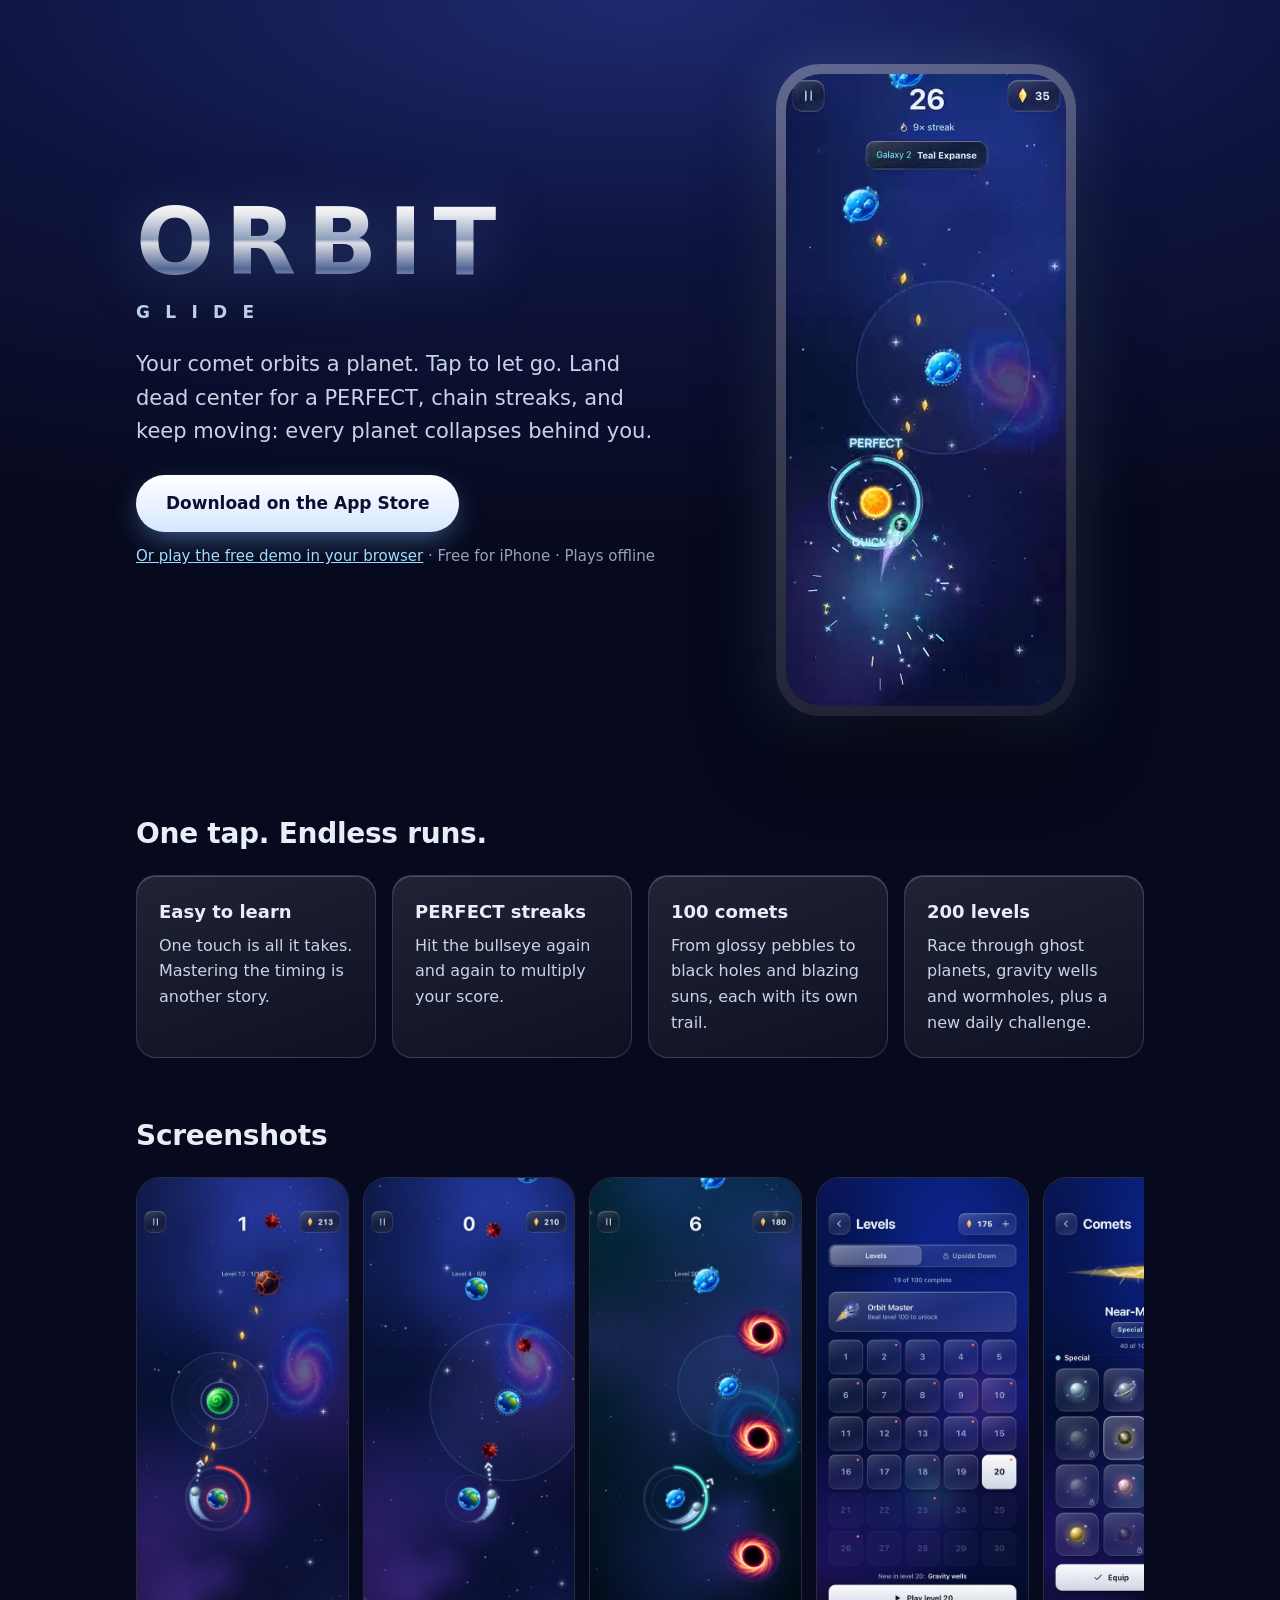
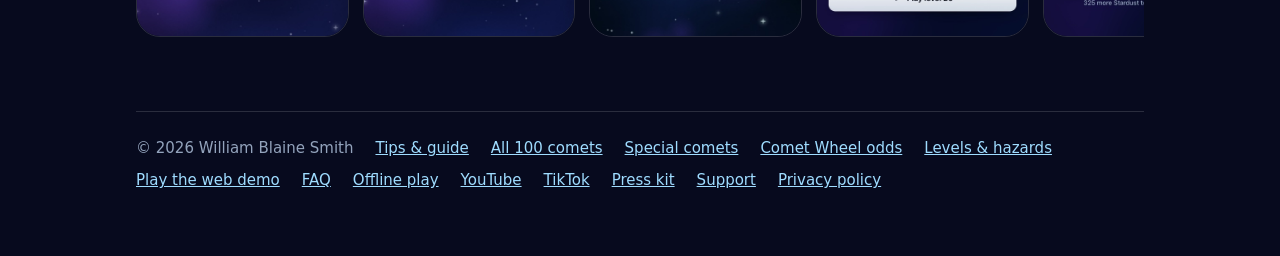
<file: index.html>
<!doctype html>
<html lang="en">
<head>
<meta charset="utf-8" />
<meta name="viewport" content="width=device-width, initial-scale=1" />
<title>Orbit Glide: One-Tap Space Arcade Game for iPhone</title>
<meta name="description" content="Fling your comet from planet to planet with one tap. Land dead center for a PERFECT, chain streaks, play 200 levels and a daily challenge, and collect 100 comets. Free on the App Store." />
<meta name="apple-itunes-app" content="app-id=6820881837" />
<link rel="canonical" href="https://wbsmith04.github.io/orbit-glide/" />
<link rel="icon" href="media/icon.png" />
<link rel="apple-touch-icon" href="media/icon.png" />
<meta property="og:type" content="website" />
<meta property="og:site_name" content="Orbit Glide" />
<meta property="og:title" content="Orbit Glide: one-tap space arcade game for iPhone" />
<meta property="og:description" content="Fling your comet from planet to planet. Land dead center for a PERFECT. Free on the App Store." />
<meta property="og:url" content="https://wbsmith04.github.io/orbit-glide/" />
<meta property="og:image" content="https://wbsmith04.github.io/orbit-glide/media/og.jpg" />
<meta name="twitter:card" content="summary_large_image" />
<meta name="twitter:title" content="Orbit Glide: one-tap space arcade game for iPhone" />
<meta name="twitter:description" content="Fling your comet from planet to planet. Land dead center for a PERFECT. Free on the App Store." />
<meta name="twitter:image" content="https://wbsmith04.github.io/orbit-glide/media/og.jpg" />
<script type="application/ld+json">
{
  "@context": "https://schema.org",
  "@type": "MobileApplication",
  "name": "Orbit Glide",
  "operatingSystem": "iOS",
  "applicationCategory": "GameApplication",
  "description": "A one-tap space arcade game. Fling your comet from planet to planet, land dead center for a PERFECT, play 200 levels and a daily challenge, and collect 100 comets.",
  "url": "https://wbsmith04.github.io/orbit-glide/",
  "downloadUrl": "https://apps.apple.com/app/id6820881837",
  "image": "https://wbsmith04.github.io/orbit-glide/media/og.jpg",
  "author": { "@type": "Person", "name": "William Blaine Smith" },
  "offers": { "@type": "Offer", "price": "0", "priceCurrency": "USD" }
}
</script>
<script type="application/ld+json">
{
  "@context": "https://schema.org",
  "@type": "VideoObject",
  "name": "Orbit Glide gameplay: one-tap PERFECT streak",
  "description": "21 seconds of real gameplay from Orbit Glide, a free one-tap space arcade game for iPhone. Fling your comet from planet to planet and land dead center for a PERFECT.",
  "thumbnailUrl": "https://wbsmith04.github.io/orbit-glide/media/poster.jpg",
  "contentUrl": "https://wbsmith04.github.io/orbit-glide/media/gameplay.mp4",
  "uploadDate": "2026-10-24",
  "duration": "PT21S"
}
</script>
<style>
  :root { color-scheme: dark; --ink: #e8eef7; --soft: #c8d4e6; --mute: #93a3bc; --line: rgba(255,255,255,.14); }
  * { box-sizing: border-box; }
  html { background: #070a1e; }
  body { margin: 0; font: 17px/1.6 -apple-system, BlinkMacSystemFont, "Segoe UI", system-ui, sans-serif; color: var(--ink);
    background: radial-gradient(120% 60% at 50% 0%, #1d2a6e 0%, #0f1440 45%, #070a1e 100%) fixed; }
  main { max-width: 1040px; margin: 0 auto; padding: 0 16px 64px; }
  .hero { display: grid; grid-template-columns: 1.1fr .9fr; gap: 40px; align-items: center; padding: 64px 0 40px; }
  .logo { margin: 0; font-weight: 800; font-size: clamp(54px, 9vw, 92px); line-height: 1; letter-spacing: .12em;
    background: linear-gradient(180deg,#fff 0%,rgba(255,255,255,.92) 18%,rgba(214,234,255,.62) 46%,rgba(255,255,255,.86) 50%,rgba(170,205,255,.42) 78%,rgba(225,240,255,.85) 100%);
    -webkit-background-clip: text; background-clip: text; color: transparent; filter: drop-shadow(0 10px 30px rgba(120,180,255,.35)); }
  .glide { margin: 10px 0 0; letter-spacing: .9em; font-weight: 600; color: rgba(214,234,255,.88); }
  .lead { font-size: 21px; color: var(--soft); margin: 22px 0 26px; max-width: 30em; }
  .get { display: inline-block; padding: 15px 30px; border-radius: 999px; color: #0b1030; font-weight: 700; text-decoration: none;
    background: linear-gradient(180deg,#fff,#d6e6ff); box-shadow: 0 10px 30px -8px rgba(120,180,255,.6); }
  .free { margin-top: 12px; color: var(--mute); font-size: 15px; }
  .phone { justify-self: center; width: min(300px, 80vw); aspect-ratio: 804 / 1748; border-radius: 44px; padding: 10px;
    background: linear-gradient(160deg,rgba(255,255,255,.32),rgba(255,255,255,.08)); box-shadow: 0 40px 90px -20px rgba(0,0,0,.8), 0 0 60px rgba(120,170,255,.25); }
  .phone video { width: 100%; height: 100%; border-radius: 35px; display: block; object-fit: cover; background: #0b1440; }
  h2 { font-size: 28px; letter-spacing: -.01em; margin: 56px 0 18px; }
  .features { display: grid; grid-template-columns: repeat(auto-fit, minmax(220px, 1fr)); gap: 16px; }
  .card { padding: 22px; border-radius: 20px; border: 1px solid var(--line);
    background: linear-gradient(160deg, rgba(255,255,255,.10), rgba(255,255,255,.03)); box-shadow: inset 0 1px 0 rgba(255,255,255,.2); }
  .card h3 { margin: 0 0 6px; font-size: 18px; }
  .card p { margin: 0; color: var(--soft); font-size: 16px; }
  .shots { display: flex; gap: 14px; overflow-x: auto; padding-bottom: 10px; scroll-snap-type: x mandatory; }
  .shots img { height: 460px; border-radius: 24px; scroll-snap-align: start; border: 1px solid var(--line); }
  footer { margin-top: 64px; padding-top: 24px; border-top: 1px solid var(--line); color: var(--mute); font-size: 15px; display: flex; flex-wrap: wrap; gap: 8px 22px; }
  footer a, a { color: #9fdcff; }
  @media (max-width: 760px) {
    .hero { grid-template-columns: 1fr; text-align: center; padding-top: 40px; }
    .lead { margin-left: auto; margin-right: auto; }
    .shots img { height: 380px; }
  }
</style>
</head>
<body>
<main>
  <section class="hero">
    <div>
      <h1 class="logo">ORBIT</h1>
      <p class="glide">GLIDE</p>
      <p class="lead">Your comet orbits a planet. Tap to let go. Land dead center for a PERFECT, chain streaks, and keep moving: every planet collapses behind you.</p>
      <a class="get" href="https://apps.apple.com/app/id6820881837">Download on the App Store</a>
      <p class="free"><a href="play/">Or play the free demo in your browser</a> · Free for iPhone · Plays offline</p>
    </div>
    <div class="phone"><video src="media/gameplay.mp4" poster="media/poster.jpg" autoplay muted loop playsinline aria-label="Orbit Glide gameplay"></video></div>
  </section>

  <h2>One tap. Endless runs.</h2>
  <div class="features">
    <div class="card"><h3>Easy to learn</h3><p>One touch is all it takes. Mastering the timing is another story.</p></div>
    <div class="card"><h3>PERFECT streaks</h3><p>Hit the bullseye again and again to multiply your score.</p></div>
    <div class="card"><h3>100 comets</h3><p>From glossy pebbles to black holes and blazing suns, each with its own trail.</p></div>
    <div class="card"><h3>200 levels</h3><p>Race through ghost planets, gravity wells and wormholes, plus a new daily challenge.</p></div>
  </div>

  <h2>Screenshots</h2>
  <div class="shots">
    <img src="media/shot-1.jpg" alt="Orbit Glide gameplay" loading="lazy" />
    <img src="media/shot-2.jpg" alt="Orbit Glide gameplay" loading="lazy" />
    <img src="media/shot-3.jpg" alt="Orbit Glide gameplay" loading="lazy" />
    <img src="media/shot-4.jpg" alt="Level select" loading="lazy" />
    <img src="media/shot-5.jpg" alt="Comet collection" loading="lazy" />
  </div>

  <footer>
    <span>© 2026 William Blaine Smith</span>
    <a href="guide/">Tips &amp; guide</a>
    <a href="comets/">All 100 comets</a>
    <a href="special-comets/">Special comets</a>
    <a href="comet-wheel/">Comet Wheel odds</a>
    <a href="levels/">Levels &amp; hazards</a>
    <a href="play/">Play the web demo</a>
    <a href="faq/">FAQ</a>
    <a href="offline-game/">Offline play</a>
    <a href="https://www.youtube.com/@OrbitGlideGame">YouTube</a>
    <a href="https://www.tiktok.com/@orbitglide">TikTok</a>
    <a href="press/">Press kit</a>
    <a href="support/">Support</a>
    <a href="privacy/">Privacy policy</a>
  </footer>
</main>
</body>
</html>
</file>
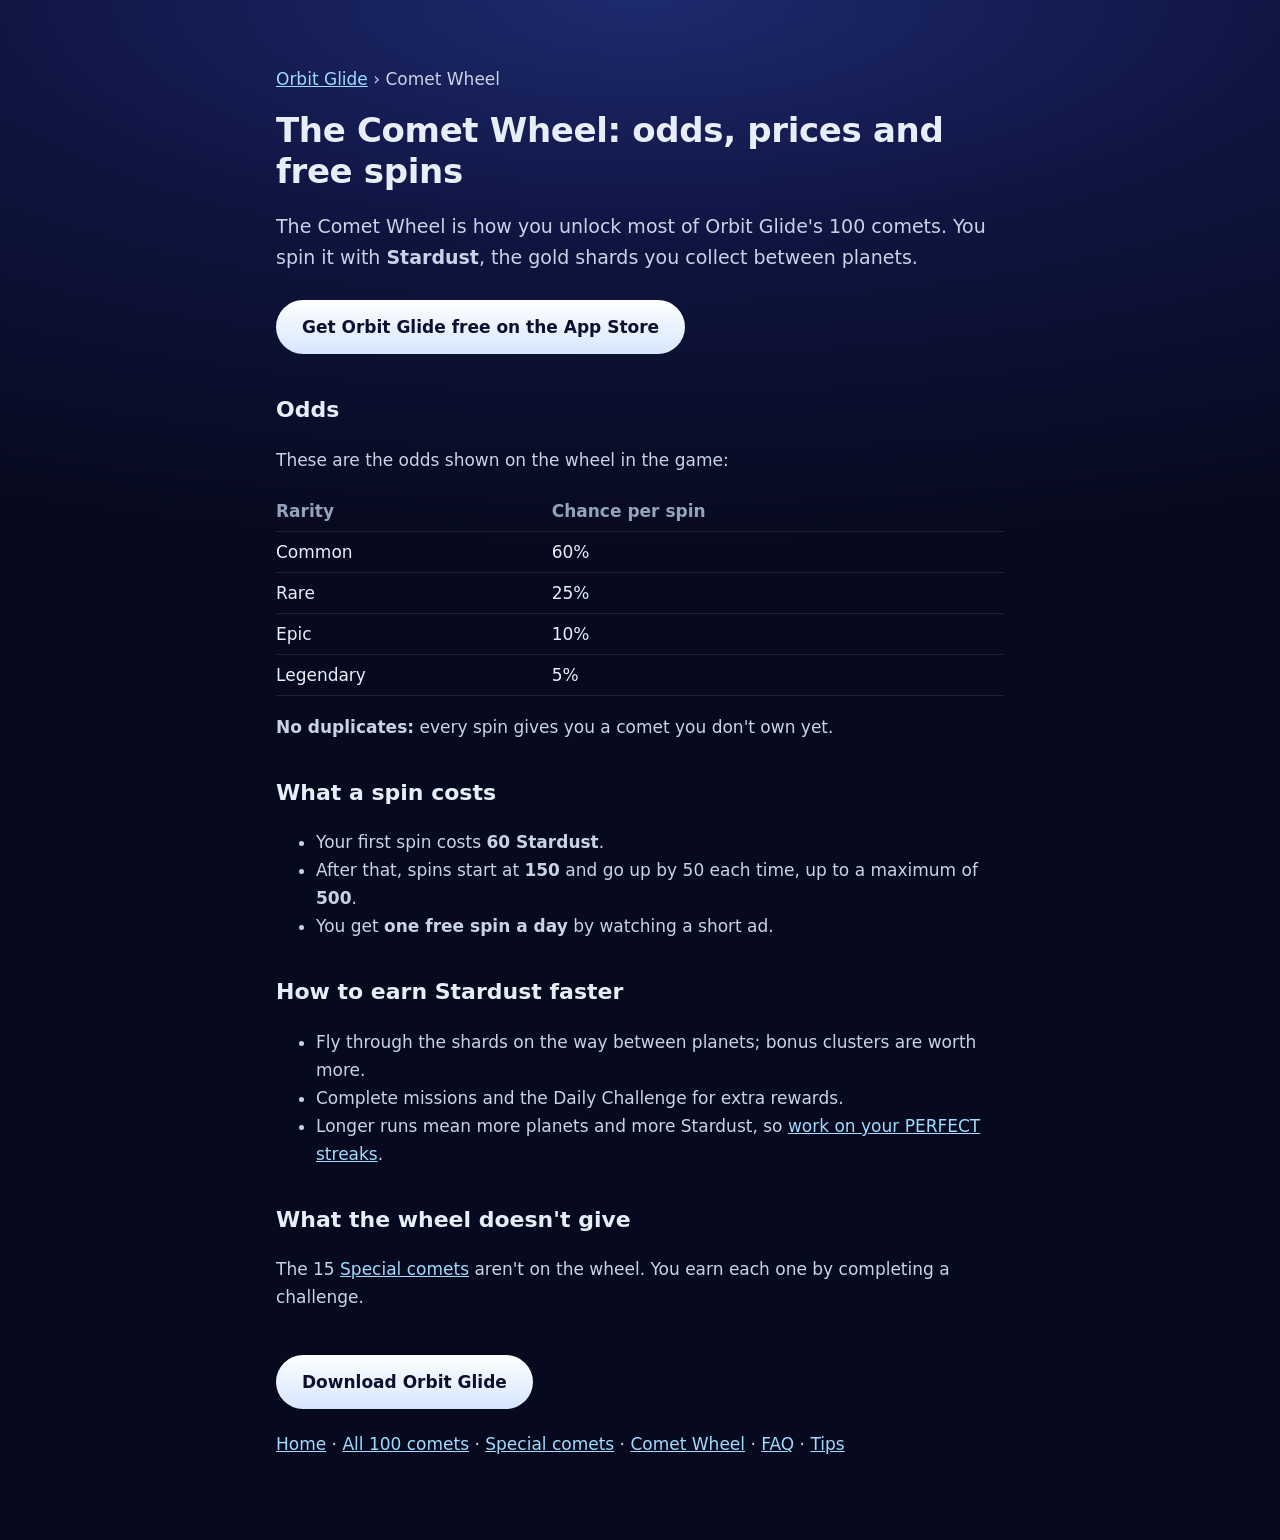
<file: comet-wheel/index.html>
<!doctype html>
<html lang="en">
<head>
<meta charset="utf-8" />
<meta name="viewport" content="width=device-width, initial-scale=1" />
<title>Orbit Glide Comet Wheel: Odds, Prices and Free Spins</title>
<meta name="description" content="How the Orbit Glide Comet Wheel works: the odds for each rarity, what a spin costs in Stardust, the free daily spin, and why you never get a duplicate." />
<meta name="apple-itunes-app" content="app-id=6820881837" />
<link rel="canonical" href="https://wbsmith04.github.io/orbit-glide/comet-wheel/" />
<link rel="icon" href="../media/icon.png" />
<meta property="og:title" content="Orbit Glide Comet Wheel: odds, prices and free spins" />
<meta property="og:description" content="How the Orbit Glide Comet Wheel works: the odds for each rarity, what a spin costs in Stardust, the free daily spin, and why you never get a duplicate." />
<meta property="og:image" content="https://wbsmith04.github.io/orbit-glide/media/og.jpg" />
<style>
  :root { color-scheme: dark; }
  * { box-sizing: border-box; }
  html { background: #070a1e; }
  body { margin: 0; font: 17px/1.65 -apple-system, BlinkMacSystemFont, "Segoe UI", system-ui, sans-serif; color: #e8eef7;
    background: radial-gradient(120% 60% at 50% 0%, #1d2a6e 0%, #0f1440 45%, #070a1e 100%) fixed; }
  main { max-width: 760px; margin: 0 auto; padding: 48px 16px 64px; }
  h1 { font-size: 34px; line-height: 1.2; margin: 0 0 8px; letter-spacing: -.01em; }
  h2 { font-size: 22px; margin: 34px 0 8px; }
  p, li { color: #c8d4e6; }
  a { color: #9fdcff; }
  .lead { font-size: 19px; }
  .get { display: inline-block; margin: 8px 0 4px; padding: 13px 26px; border-radius: 999px; color: #0b1030; font-weight: 700; text-decoration: none; background: linear-gradient(180deg,#fff,#d6e6ff); }
  table { border-collapse: collapse; width: 100%; } td, th { text-align: left; padding: 6px 10px 6px 0; border-bottom: 1px solid rgba(255,255,255,.1); }
  th { color: #93a3bc; font-weight: 600; }
  .clip { width: min(280px, 70vw); border-radius: 28px; display: block; margin: 18px auto; border: 1px solid rgba(255,255,255,.15); }
</style>
</head>
<body>
<main>
  <p><a href="../">Orbit Glide</a> › Comet Wheel</p>
  <h1>The Comet Wheel: odds, prices and free spins</h1>
  <p class="lead">The Comet Wheel is how you unlock most of Orbit Glide's 100 comets. You spin it with <b>Stardust</b>, the gold shards you collect between planets.</p>
  <a class="get" href="https://apps.apple.com/app/id6820881837">Get Orbit Glide free on the App Store</a>
  <h2>Odds</h2>
  <p>These are the odds shown on the wheel in the game:</p>
  <table>
    <tr><th>Rarity</th><th>Chance per spin</th></tr>
    <tr><td>Common</td><td>60%</td></tr>
    <tr><td>Rare</td><td>25%</td></tr>
    <tr><td>Epic</td><td>10%</td></tr>
    <tr><td>Legendary</td><td>5%</td></tr>
  </table>
  <p><b>No duplicates:</b> every spin gives you a comet you don't own yet.</p>
  <h2>What a spin costs</h2>
  <ul>
    <li>Your first spin costs <b>60 Stardust</b>.</li>
    <li>After that, spins start at <b>150</b> and go up by 50 each time, up to a maximum of <b>500</b>.</li>
    <li>You get <b>one free spin a day</b> by watching a short ad.</li>
  </ul>
  <h2>How to earn Stardust faster</h2>
  <ul>
    <li>Fly through the shards on the way between planets; bonus clusters are worth more.</li>
    <li>Complete missions and the Daily Challenge for extra rewards.</li>
    <li>Longer runs mean more planets and more Stardust, so <a href="../guide/">work on your PERFECT streaks</a>.</li>
  </ul>
  <h2>What the wheel doesn't give</h2>
  <p>The 15 <a href="../special-comets/">Special comets</a> aren't on the wheel. You earn each one by completing a challenge.</p>
  <p style="margin-top:36px"><a class="get" href="https://apps.apple.com/app/id6820881837">Download Orbit Glide</a></p>
  <p><a href="../">Home</a> · <a href="../comets/">All 100 comets</a> · <a href="../special-comets/">Special comets</a> · <a href="../comet-wheel/">Comet Wheel</a> · <a href="../faq/">FAQ</a> · <a href="../guide/">Tips</a></p>
</main>
</body>
</html>
</file>
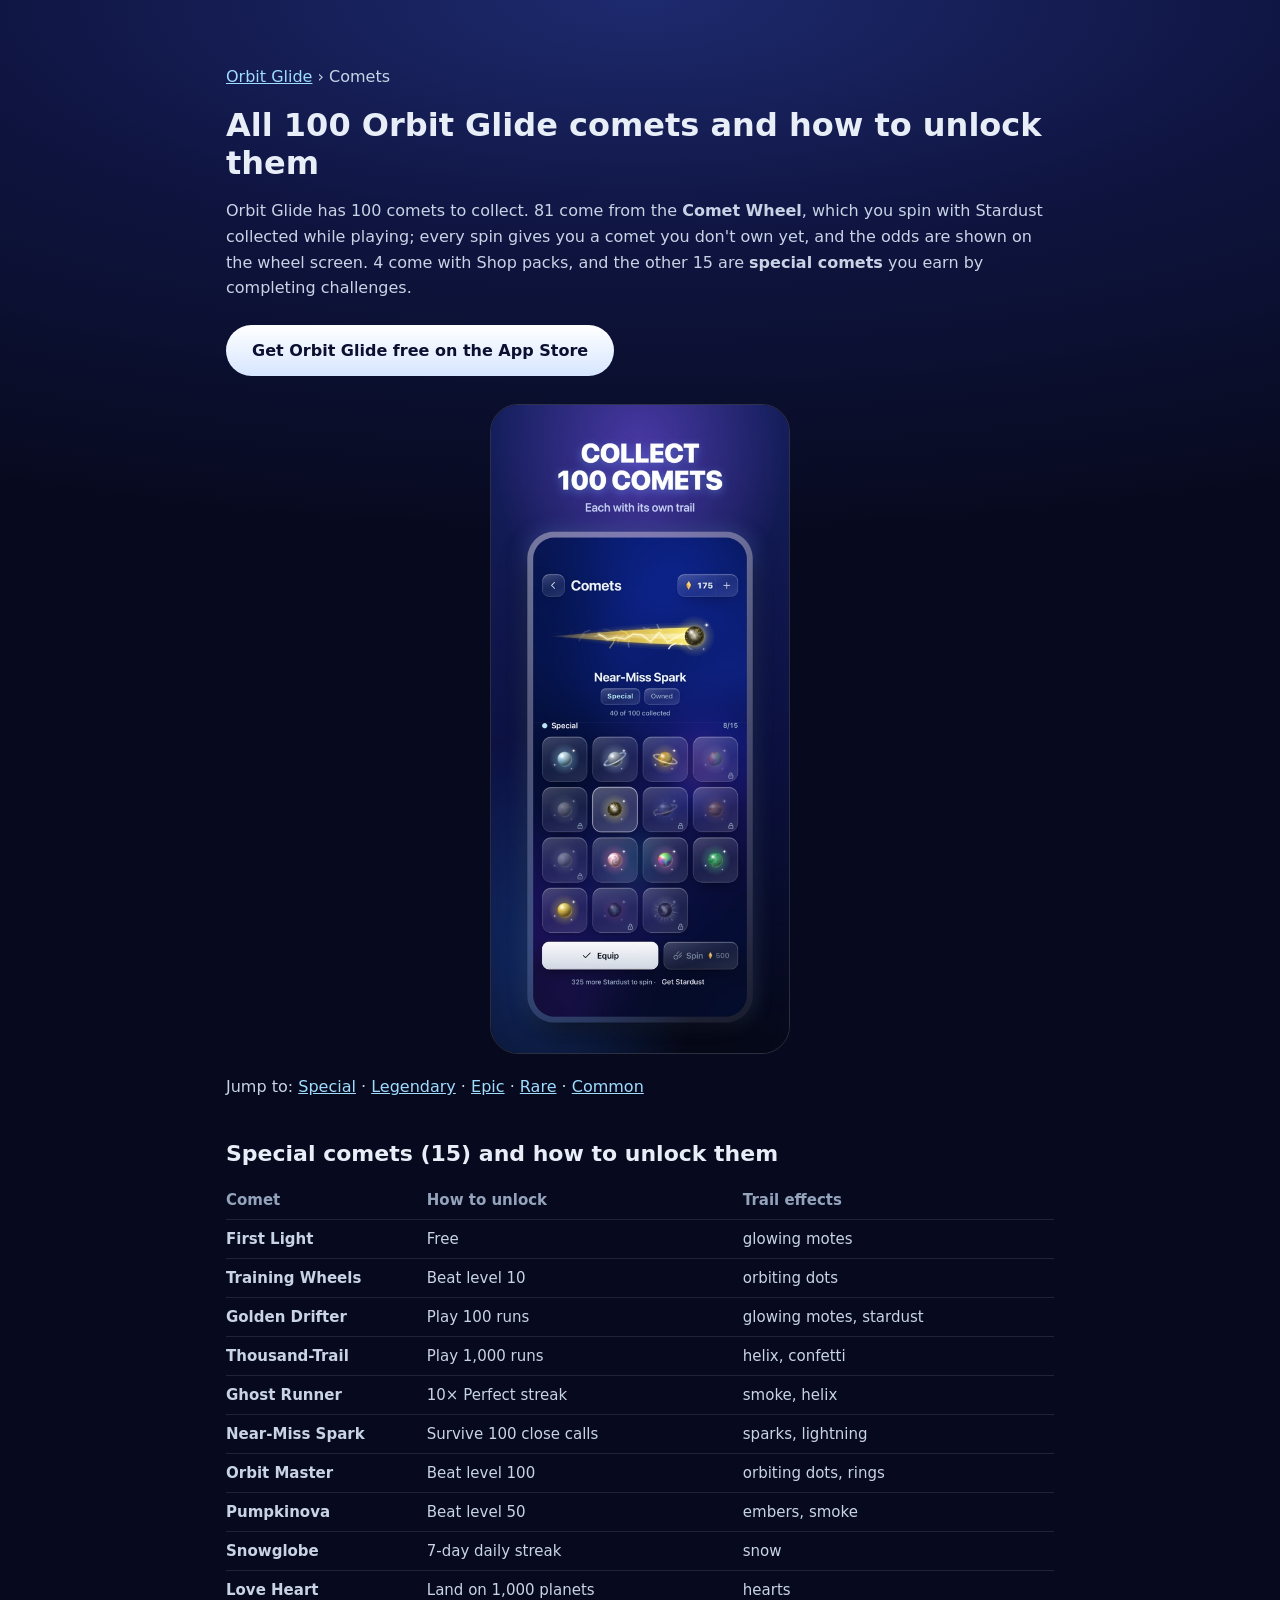
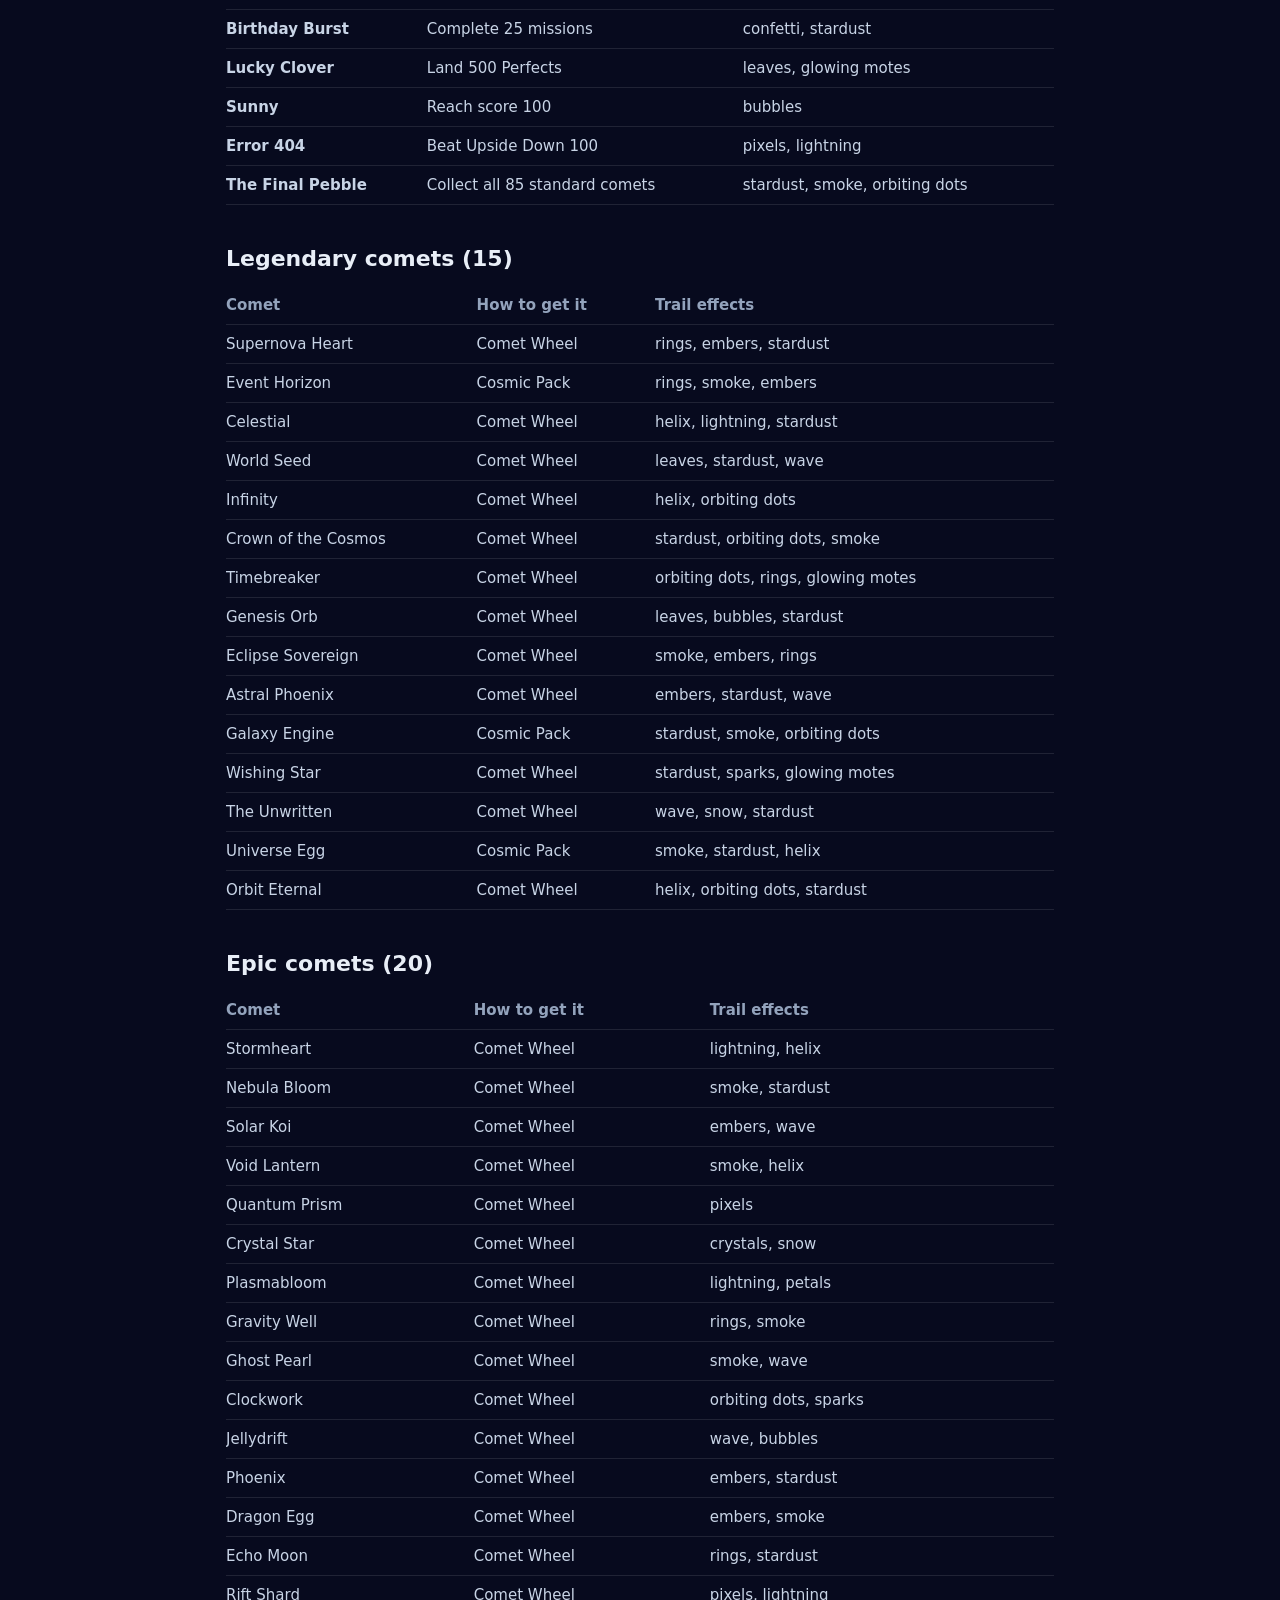
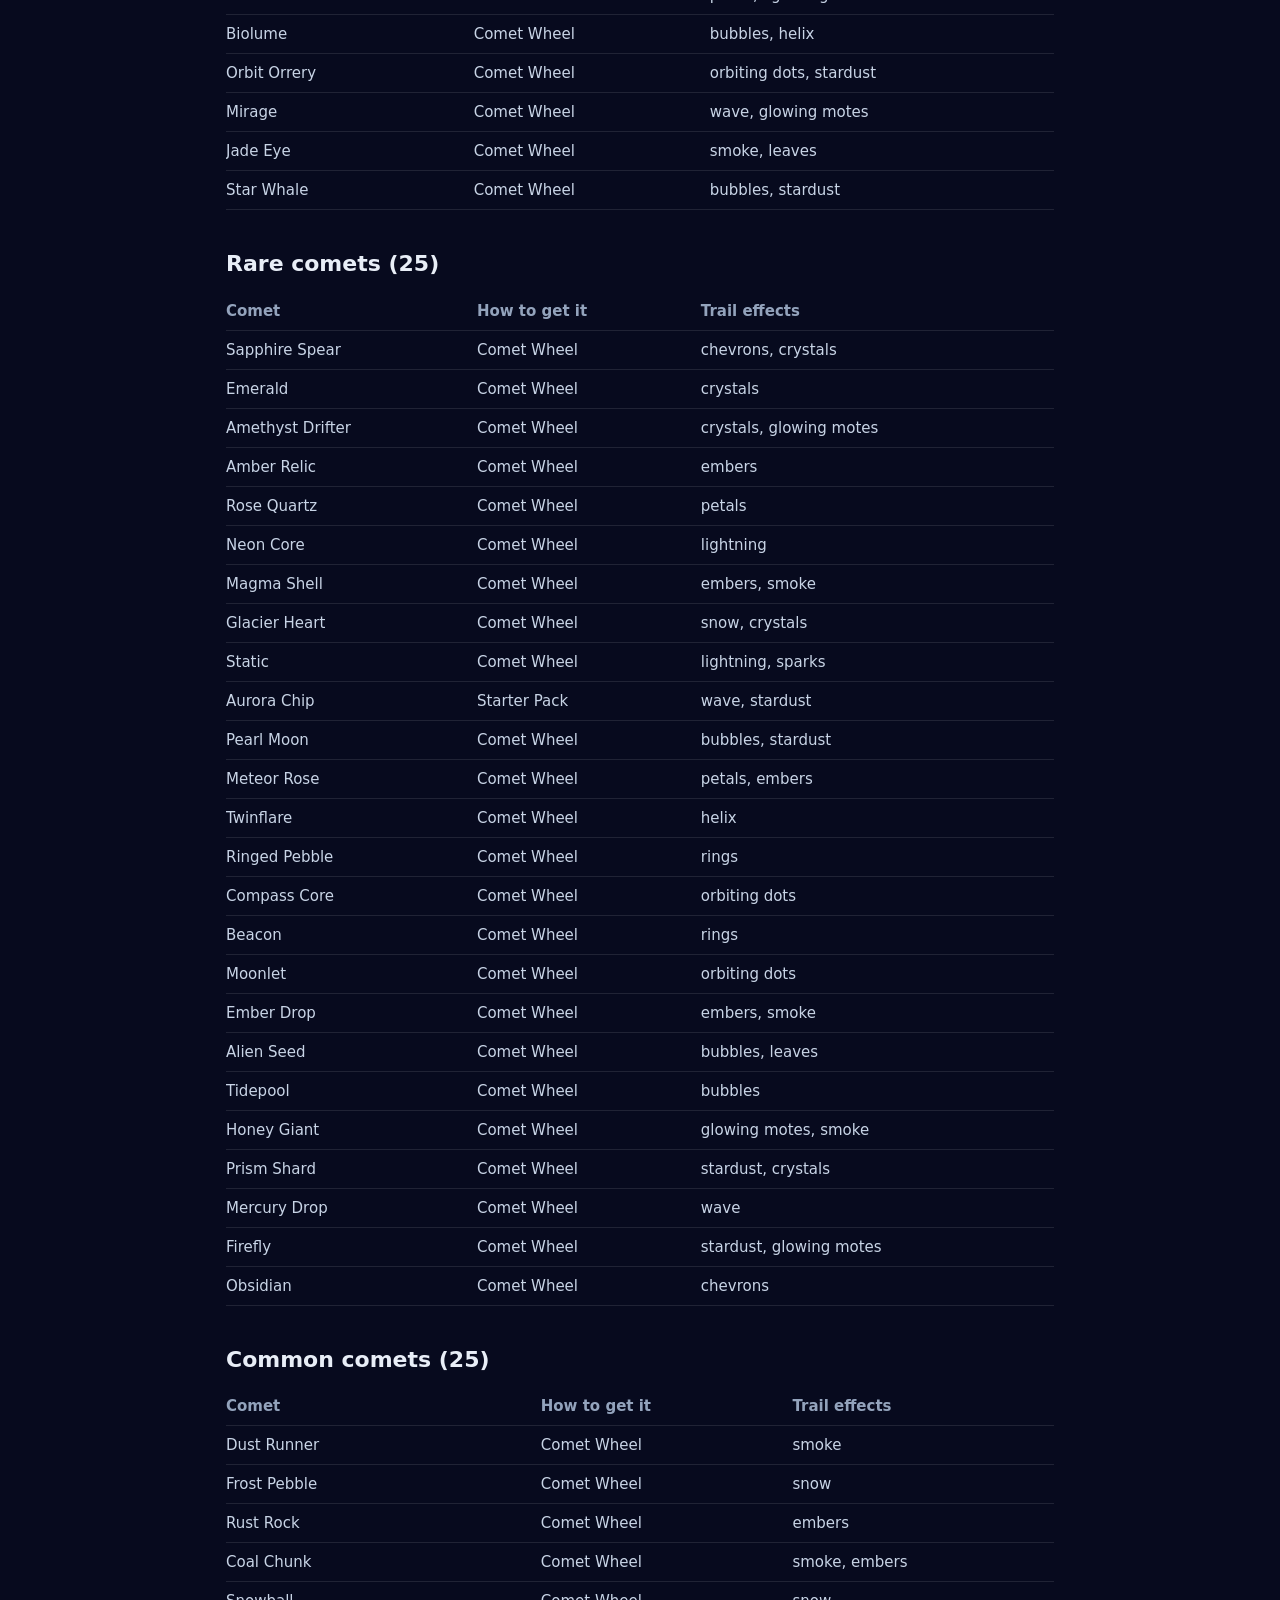
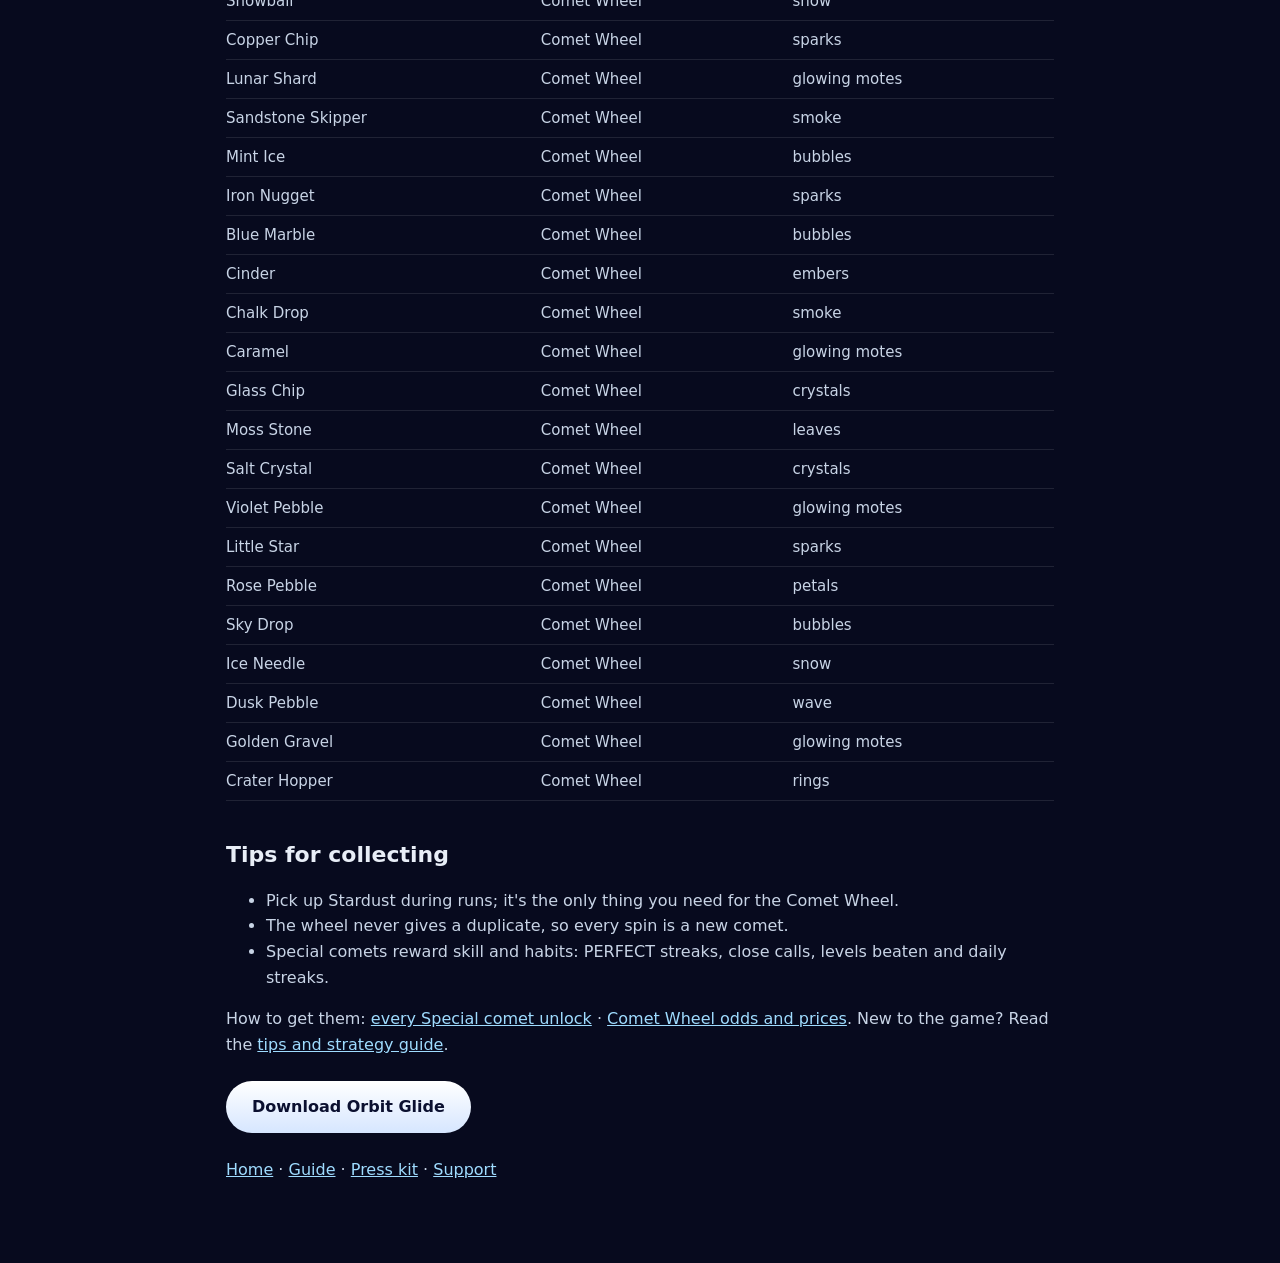
<file: comets/index.html>
<!doctype html>
<html lang="en">
<head>
<meta charset="utf-8" />
<meta name="viewport" content="width=device-width, initial-scale=1" />
<title>All 100 Orbit Glide Comets and How to Unlock Them</title>
<meta name="description" content="Every comet in Orbit Glide: 15 special comets and how to unlock them, plus all Common, Rare, Epic and Legendary comets from the Comet Wheel." />
<meta name="apple-itunes-app" content="app-id=6820881837" />
<link rel="canonical" href="https://wbsmith04.github.io/orbit-glide/comets/" />
<link rel="icon" href="../media/icon.png" />
<meta property="og:title" content="All 100 Orbit Glide comets and how to unlock them" />
<meta property="og:image" content="https://wbsmith04.github.io/orbit-glide/media/og.jpg" />
<style>
  :root { color-scheme: dark; }
  * { box-sizing: border-box; }
  html { background: #070a1e; }
  body { margin: 0; font: 16px/1.6 -apple-system, BlinkMacSystemFont, "Segoe UI", system-ui, sans-serif; color: #e8eef7;
    background: radial-gradient(120% 60% at 50% 0%, #1d2a6e 0%, #0f1440 45%, #070a1e 100%) fixed; }
  main { max-width: 860px; margin: 0 auto; padding: 48px 16px 64px; }
  h1 { font-size: 32px; line-height: 1.2; margin: 0 0 8px; }
  h2 { font-size: 22px; margin: 36px 0 10px; }
  p, li, td { color: #c8d4e6; }
  a { color: #9fdcff; }
  .get { display: inline-block; margin: 8px 0; padding: 13px 26px; border-radius: 999px; color: #0b1030; font-weight: 700; text-decoration: none; background: linear-gradient(180deg,#fff,#d6e6ff); }
  .wrap { overflow-x: auto; }
  table { border-collapse: collapse; width: 100%; font-size: 15px; }
  td, th { text-align: left; padding: 7px 12px 7px 0; border-bottom: 1px solid rgba(255,255,255,.1); vertical-align: top; }
  th { color: #93a3bc; font-weight: 600; }
  .shot { width: min(300px, 75vw); display: block; margin: 20px auto; border-radius: 28px; border: 1px solid rgba(255,255,255,.15); }
</style>
</head>
<body>
<main>
  <p><a href="../">Orbit Glide</a> › Comets</p>
  <h1>All 100 Orbit Glide comets and how to unlock them</h1>
  <p>Orbit Glide has 100 comets to collect. 81 come from the <b>Comet Wheel</b>, which you spin with Stardust collected while playing; every spin gives you a comet you don't own yet, and the odds are shown on the wheel screen. 4 come with Shop packs, and the other 15 are <b>special comets</b> you earn by completing challenges.</p>
  <a class="get" href="https://apps.apple.com/app/id6820881837">Get Orbit Glide free on the App Store</a>
  <img class="shot" src="../media/comets-shot.jpg" alt="The Comets screen in Orbit Glide" loading="lazy" />
  <p>Jump to: <a href="#special">Special</a> · <a href="#legendary">Legendary</a> · <a href="#epic">Epic</a> · <a href="#rare">Rare</a> · <a href="#common">Common</a></p>
  <h2 id="special">Special comets (15) and how to unlock them</h2>
  <div class="wrap"><table><tr><th>Comet</th><th>How to unlock</th><th>Trail effects</th></tr>
<tr><td><b>First Light</b></td><td>Free</td><td>glowing motes</td></tr>
<tr><td><b>Training Wheels</b></td><td>Beat level 10</td><td>orbiting dots</td></tr>
<tr><td><b>Golden Drifter</b></td><td>Play 100 runs</td><td>glowing motes, stardust</td></tr>
<tr><td><b>Thousand-Trail</b></td><td>Play 1,000 runs</td><td>helix, confetti</td></tr>
<tr><td><b>Ghost Runner</b></td><td>10× Perfect streak</td><td>smoke, helix</td></tr>
<tr><td><b>Near-Miss Spark</b></td><td>Survive 100 close calls</td><td>sparks, lightning</td></tr>
<tr><td><b>Orbit Master</b></td><td>Beat level 100</td><td>orbiting dots, rings</td></tr>
<tr><td><b>Pumpkinova</b></td><td>Beat level 50</td><td>embers, smoke</td></tr>
<tr><td><b>Snowglobe</b></td><td>7-day daily streak</td><td>snow</td></tr>
<tr><td><b>Love Heart</b></td><td>Land on 1,000 planets</td><td>hearts</td></tr>
<tr><td><b>Birthday Burst</b></td><td>Complete 25 missions</td><td>confetti, stardust</td></tr>
<tr><td><b>Lucky Clover</b></td><td>Land 500 Perfects</td><td>leaves, glowing motes</td></tr>
<tr><td><b>Sunny</b></td><td>Reach score 100</td><td>bubbles</td></tr>
<tr><td><b>Error 404</b></td><td>Beat Upside Down 100</td><td>pixels, lightning</td></tr>
<tr><td><b>The Final Pebble</b></td><td>Collect all 85 standard comets</td><td>stardust, smoke, orbiting dots</td></tr>
  </table></div>
  <div class="wrap"><h2 id="legendary">Legendary comets (15)</h2>
<table><tr><th>Comet</th><th>How to get it</th><th>Trail effects</th></tr>
<tr><td>Supernova Heart</td><td>Comet Wheel</td><td>rings, embers, stardust</td></tr>
<tr><td>Event Horizon</td><td>Cosmic Pack</td><td>rings, smoke, embers</td></tr>
<tr><td>Celestial</td><td>Comet Wheel</td><td>helix, lightning, stardust</td></tr>
<tr><td>World Seed</td><td>Comet Wheel</td><td>leaves, stardust, wave</td></tr>
<tr><td>Infinity</td><td>Comet Wheel</td><td>helix, orbiting dots</td></tr>
<tr><td>Crown of the Cosmos</td><td>Comet Wheel</td><td>stardust, orbiting dots, smoke</td></tr>
<tr><td>Timebreaker</td><td>Comet Wheel</td><td>orbiting dots, rings, glowing motes</td></tr>
<tr><td>Genesis Orb</td><td>Comet Wheel</td><td>leaves, bubbles, stardust</td></tr>
<tr><td>Eclipse Sovereign</td><td>Comet Wheel</td><td>smoke, embers, rings</td></tr>
<tr><td>Astral Phoenix</td><td>Comet Wheel</td><td>embers, stardust, wave</td></tr>
<tr><td>Galaxy Engine</td><td>Cosmic Pack</td><td>stardust, smoke, orbiting dots</td></tr>
<tr><td>Wishing Star</td><td>Comet Wheel</td><td>stardust, sparks, glowing motes</td></tr>
<tr><td>The Unwritten</td><td>Comet Wheel</td><td>wave, snow, stardust</td></tr>
<tr><td>Universe Egg</td><td>Cosmic Pack</td><td>smoke, stardust, helix</td></tr>
<tr><td>Orbit Eternal</td><td>Comet Wheel</td><td>helix, orbiting dots, stardust</td></tr>
</table></div><div class="wrap"><h2 id="epic">Epic comets (20)</h2>
<table><tr><th>Comet</th><th>How to get it</th><th>Trail effects</th></tr>
<tr><td>Stormheart</td><td>Comet Wheel</td><td>lightning, helix</td></tr>
<tr><td>Nebula Bloom</td><td>Comet Wheel</td><td>smoke, stardust</td></tr>
<tr><td>Solar Koi</td><td>Comet Wheel</td><td>embers, wave</td></tr>
<tr><td>Void Lantern</td><td>Comet Wheel</td><td>smoke, helix</td></tr>
<tr><td>Quantum Prism</td><td>Comet Wheel</td><td>pixels</td></tr>
<tr><td>Crystal Star</td><td>Comet Wheel</td><td>crystals, snow</td></tr>
<tr><td>Plasmabloom</td><td>Comet Wheel</td><td>lightning, petals</td></tr>
<tr><td>Gravity Well</td><td>Comet Wheel</td><td>rings, smoke</td></tr>
<tr><td>Ghost Pearl</td><td>Comet Wheel</td><td>smoke, wave</td></tr>
<tr><td>Clockwork</td><td>Comet Wheel</td><td>orbiting dots, sparks</td></tr>
<tr><td>Jellydrift</td><td>Comet Wheel</td><td>wave, bubbles</td></tr>
<tr><td>Phoenix</td><td>Comet Wheel</td><td>embers, stardust</td></tr>
<tr><td>Dragon Egg</td><td>Comet Wheel</td><td>embers, smoke</td></tr>
<tr><td>Echo Moon</td><td>Comet Wheel</td><td>rings, stardust</td></tr>
<tr><td>Rift Shard</td><td>Comet Wheel</td><td>pixels, lightning</td></tr>
<tr><td>Biolume</td><td>Comet Wheel</td><td>bubbles, helix</td></tr>
<tr><td>Orbit Orrery</td><td>Comet Wheel</td><td>orbiting dots, stardust</td></tr>
<tr><td>Mirage</td><td>Comet Wheel</td><td>wave, glowing motes</td></tr>
<tr><td>Jade Eye</td><td>Comet Wheel</td><td>smoke, leaves</td></tr>
<tr><td>Star Whale</td><td>Comet Wheel</td><td>bubbles, stardust</td></tr>
</table></div><div class="wrap"><h2 id="rare">Rare comets (25)</h2>
<table><tr><th>Comet</th><th>How to get it</th><th>Trail effects</th></tr>
<tr><td>Sapphire Spear</td><td>Comet Wheel</td><td>chevrons, crystals</td></tr>
<tr><td>Emerald</td><td>Comet Wheel</td><td>crystals</td></tr>
<tr><td>Amethyst Drifter</td><td>Comet Wheel</td><td>crystals, glowing motes</td></tr>
<tr><td>Amber Relic</td><td>Comet Wheel</td><td>embers</td></tr>
<tr><td>Rose Quartz</td><td>Comet Wheel</td><td>petals</td></tr>
<tr><td>Neon Core</td><td>Comet Wheel</td><td>lightning</td></tr>
<tr><td>Magma Shell</td><td>Comet Wheel</td><td>embers, smoke</td></tr>
<tr><td>Glacier Heart</td><td>Comet Wheel</td><td>snow, crystals</td></tr>
<tr><td>Static</td><td>Comet Wheel</td><td>lightning, sparks</td></tr>
<tr><td>Aurora Chip</td><td>Starter Pack</td><td>wave, stardust</td></tr>
<tr><td>Pearl Moon</td><td>Comet Wheel</td><td>bubbles, stardust</td></tr>
<tr><td>Meteor Rose</td><td>Comet Wheel</td><td>petals, embers</td></tr>
<tr><td>Twinflare</td><td>Comet Wheel</td><td>helix</td></tr>
<tr><td>Ringed Pebble</td><td>Comet Wheel</td><td>rings</td></tr>
<tr><td>Compass Core</td><td>Comet Wheel</td><td>orbiting dots</td></tr>
<tr><td>Beacon</td><td>Comet Wheel</td><td>rings</td></tr>
<tr><td>Moonlet</td><td>Comet Wheel</td><td>orbiting dots</td></tr>
<tr><td>Ember Drop</td><td>Comet Wheel</td><td>embers, smoke</td></tr>
<tr><td>Alien Seed</td><td>Comet Wheel</td><td>bubbles, leaves</td></tr>
<tr><td>Tidepool</td><td>Comet Wheel</td><td>bubbles</td></tr>
<tr><td>Honey Giant</td><td>Comet Wheel</td><td>glowing motes, smoke</td></tr>
<tr><td>Prism Shard</td><td>Comet Wheel</td><td>stardust, crystals</td></tr>
<tr><td>Mercury Drop</td><td>Comet Wheel</td><td>wave</td></tr>
<tr><td>Firefly</td><td>Comet Wheel</td><td>stardust, glowing motes</td></tr>
<tr><td>Obsidian</td><td>Comet Wheel</td><td>chevrons</td></tr>
</table></div><div class="wrap"><h2 id="common">Common comets (25)</h2>
<table><tr><th>Comet</th><th>How to get it</th><th>Trail effects</th></tr>
<tr><td>Dust Runner</td><td>Comet Wheel</td><td>smoke</td></tr>
<tr><td>Frost Pebble</td><td>Comet Wheel</td><td>snow</td></tr>
<tr><td>Rust Rock</td><td>Comet Wheel</td><td>embers</td></tr>
<tr><td>Coal Chunk</td><td>Comet Wheel</td><td>smoke, embers</td></tr>
<tr><td>Snowball</td><td>Comet Wheel</td><td>snow</td></tr>
<tr><td>Copper Chip</td><td>Comet Wheel</td><td>sparks</td></tr>
<tr><td>Lunar Shard</td><td>Comet Wheel</td><td>glowing motes</td></tr>
<tr><td>Sandstone Skipper</td><td>Comet Wheel</td><td>smoke</td></tr>
<tr><td>Mint Ice</td><td>Comet Wheel</td><td>bubbles</td></tr>
<tr><td>Iron Nugget</td><td>Comet Wheel</td><td>sparks</td></tr>
<tr><td>Blue Marble</td><td>Comet Wheel</td><td>bubbles</td></tr>
<tr><td>Cinder</td><td>Comet Wheel</td><td>embers</td></tr>
<tr><td>Chalk Drop</td><td>Comet Wheel</td><td>smoke</td></tr>
<tr><td>Caramel</td><td>Comet Wheel</td><td>glowing motes</td></tr>
<tr><td>Glass Chip</td><td>Comet Wheel</td><td>crystals</td></tr>
<tr><td>Moss Stone</td><td>Comet Wheel</td><td>leaves</td></tr>
<tr><td>Salt Crystal</td><td>Comet Wheel</td><td>crystals</td></tr>
<tr><td>Violet Pebble</td><td>Comet Wheel</td><td>glowing motes</td></tr>
<tr><td>Little Star</td><td>Comet Wheel</td><td>sparks</td></tr>
<tr><td>Rose Pebble</td><td>Comet Wheel</td><td>petals</td></tr>
<tr><td>Sky Drop</td><td>Comet Wheel</td><td>bubbles</td></tr>
<tr><td>Ice Needle</td><td>Comet Wheel</td><td>snow</td></tr>
<tr><td>Dusk Pebble</td><td>Comet Wheel</td><td>wave</td></tr>
<tr><td>Golden Gravel</td><td>Comet Wheel</td><td>glowing motes</td></tr>
<tr><td>Crater Hopper</td><td>Comet Wheel</td><td>rings</td></tr>
</table></div>
  <h2>Tips for collecting</h2>
  <ul>
    <li>Pick up Stardust during runs; it's the only thing you need for the Comet Wheel.</li>
    <li>The wheel never gives a duplicate, so every spin is a new comet.</li>
    <li>Special comets reward skill and habits: PERFECT streaks, close calls, levels beaten and daily streaks.</li>
  </ul>
  <p>How to get them: <a href="../special-comets/">every Special comet unlock</a> · <a href="../comet-wheel/">Comet Wheel odds and prices</a>. New to the game? Read the <a href="../guide/">tips and strategy guide</a>.</p>
  <p><a class="get" href="https://apps.apple.com/app/id6820881837">Download Orbit Glide</a></p>
  <p><a href="../">Home</a> · <a href="../guide/">Guide</a> · <a href="../press/">Press kit</a> · <a href="../support/">Support</a></p>
</main>
</body>
</html>
</file>
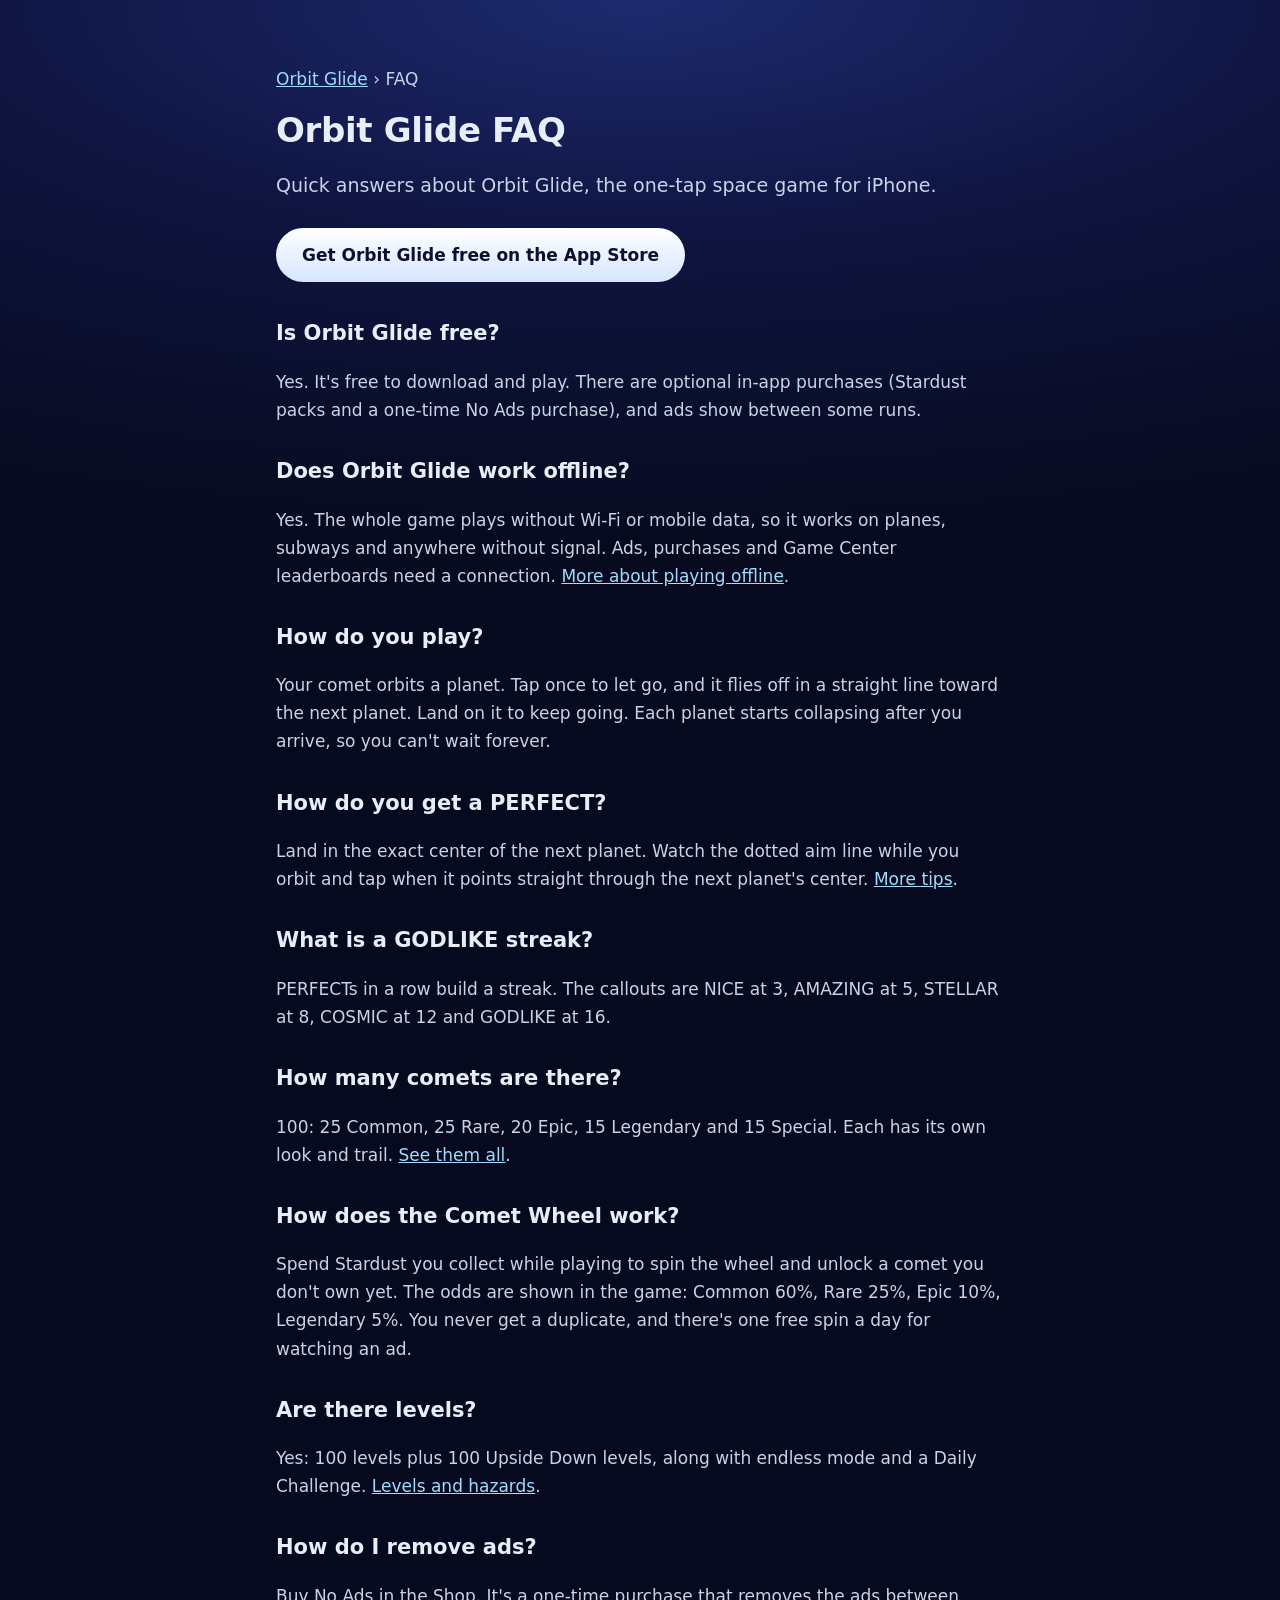
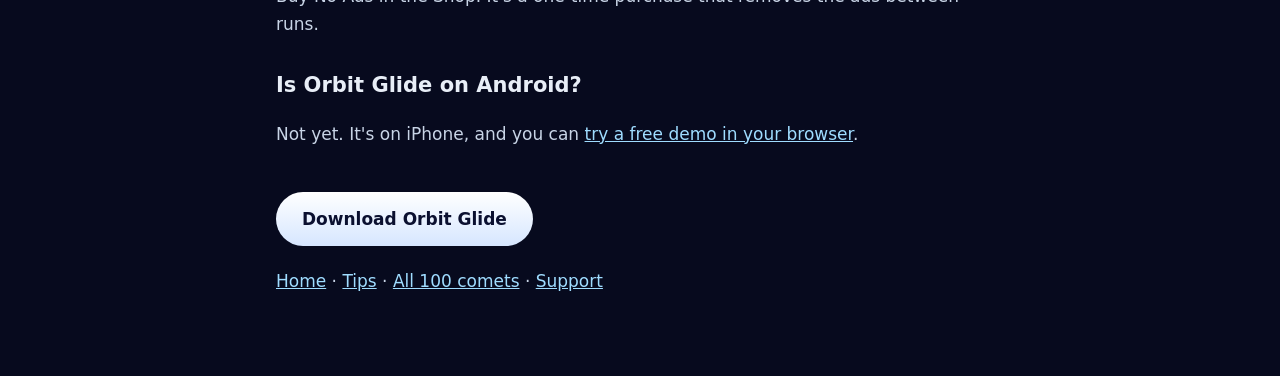
<file: faq/index.html>
<!doctype html>
<html lang="en">
<head>
<meta charset="utf-8" />
<meta name="viewport" content="width=device-width, initial-scale=1" />
<title>Orbit Glide FAQ: Is It Free, Does It Work Offline?</title>
<meta name="description" content="Answers about Orbit Glide for iPhone: is it free, does it work offline without Wi-Fi, how to get PERFECT and GODLIKE, how the Comet Wheel works, and how to remove ads." />
<meta name="apple-itunes-app" content="app-id=6820881837" />
<link rel="canonical" href="https://wbsmith04.github.io/orbit-glide/faq/" />
<link rel="icon" href="../media/icon.png" />
<meta property="og:title" content="Orbit Glide FAQ" />
<meta property="og:description" content="Free, offline, one tap. Everything you might want to know about Orbit Glide." />
<meta property="og:image" content="https://wbsmith04.github.io/orbit-glide/media/og.jpg" />
<script type="application/ld+json">
{"@context":"https://schema.org","@type":"FAQPage","mainEntity":[
{"@type":"Question","name":"Is Orbit Glide free?","acceptedAnswer":{"@type":"Answer","text":"Yes. Orbit Glide is free to download and play on iPhone. It has optional in-app purchases (Stardust packs and a one-time No Ads purchase) and shows ads between some runs."}},
{"@type":"Question","name":"Does Orbit Glide work offline?","acceptedAnswer":{"@type":"Answer","text":"Yes. The whole game plays without Wi-Fi or mobile data, so it works on planes, subways and anywhere without signal. Ads, purchases and Game Center leaderboards need a connection."}},
{"@type":"Question","name":"How do you play Orbit Glide?","acceptedAnswer":{"@type":"Answer","text":"Your comet orbits a planet. Tap once to let go, and it flies off in a straight line toward the next planet. Land on it to keep going. Each planet starts collapsing after you arrive, so you can't wait forever."}},
{"@type":"Question","name":"How do you get a PERFECT?","acceptedAnswer":{"@type":"Answer","text":"Land in the exact center of the next planet. Watch the dotted aim line while you orbit and tap when it points straight through the next planet's center."}},
{"@type":"Question","name":"What is a GODLIKE streak?","acceptedAnswer":{"@type":"Answer","text":"PERFECTs in a row build a streak. The callouts are NICE at 3, AMAZING at 5, STELLAR at 8, COSMIC at 12 and GODLIKE at 16."}},
{"@type":"Question","name":"How many comets are there?","acceptedAnswer":{"@type":"Answer","text":"100 comets: 25 Common, 25 Rare, 20 Epic, 15 Legendary and 15 Special. Each has its own look and trail."}},
{"@type":"Question","name":"How does the Comet Wheel work?","acceptedAnswer":{"@type":"Answer","text":"Spend Stardust you collect while playing to spin the wheel and unlock a comet you don't own yet. The odds are shown in the game: Common 60%, Rare 25%, Epic 10%, Legendary 5%. You never get a duplicate, and there is one free spin a day for watching an ad."}},
{"@type":"Question","name":"How do I remove ads?","acceptedAnswer":{"@type":"Answer","text":"Buy No Ads in the Shop. It is a one-time purchase that removes the ads between runs."}},
{"@type":"Question","name":"Is Orbit Glide on Android?","acceptedAnswer":{"@type":"Answer","text":"Not yet. Orbit Glide is on iPhone, and you can try a free demo in any web browser."}}
]}
</script>
<style>
  :root { color-scheme: dark; }
  * { box-sizing: border-box; }
  html { background: #070a1e; }
  body { margin: 0; font: 17px/1.65 -apple-system, BlinkMacSystemFont, "Segoe UI", system-ui, sans-serif; color: #e8eef7;
    background: radial-gradient(120% 60% at 50% 0%, #1d2a6e 0%, #0f1440 45%, #070a1e 100%) fixed; }
  main { max-width: 760px; margin: 0 auto; padding: 48px 16px 64px; }
  h1 { font-size: 34px; line-height: 1.2; margin: 0 0 8px; letter-spacing: -.01em; }
  h2 { font-size: 21px; margin: 30px 0 6px; }
  p, li { color: #c8d4e6; }
  a { color: #9fdcff; }
  .lead { font-size: 19px; }
  .get { display: inline-block; margin: 8px 0 4px; padding: 13px 26px; border-radius: 999px; color: #0b1030; font-weight: 700; text-decoration: none; background: linear-gradient(180deg,#fff,#d6e6ff); }
</style>
</head>
<body>
<main>
  <p><a href="../">Orbit Glide</a> › FAQ</p>
  <h1>Orbit Glide FAQ</h1>
  <p class="lead">Quick answers about Orbit Glide, the one-tap space game for iPhone.</p>
  <a class="get" href="https://apps.apple.com/app/id6820881837">Get Orbit Glide free on the App Store</a>

  <h2>Is Orbit Glide free?</h2>
  <p>Yes. It's free to download and play. There are optional in-app purchases (Stardust packs and a one-time No Ads purchase), and ads show between some runs.</p>

  <h2>Does Orbit Glide work offline?</h2>
  <p>Yes. The whole game plays without Wi-Fi or mobile data, so it works on planes, subways and anywhere without signal. Ads, purchases and Game Center leaderboards need a connection. <a href="../offline-game/">More about playing offline</a>.</p>

  <h2>How do you play?</h2>
  <p>Your comet orbits a planet. Tap once to let go, and it flies off in a straight line toward the next planet. Land on it to keep going. Each planet starts collapsing after you arrive, so you can't wait forever.</p>

  <h2>How do you get a PERFECT?</h2>
  <p>Land in the exact center of the next planet. Watch the dotted aim line while you orbit and tap when it points straight through the next planet's center. <a href="../guide/">More tips</a>.</p>

  <h2>What is a GODLIKE streak?</h2>
  <p>PERFECTs in a row build a streak. The callouts are NICE at 3, AMAZING at 5, STELLAR at 8, COSMIC at 12 and GODLIKE at 16.</p>

  <h2>How many comets are there?</h2>
  <p>100: 25 Common, 25 Rare, 20 Epic, 15 Legendary and 15 Special. Each has its own look and trail. <a href="../comets/">See them all</a>.</p>

  <h2>How does the Comet Wheel work?</h2>
  <p>Spend Stardust you collect while playing to spin the wheel and unlock a comet you don't own yet. The odds are shown in the game: Common 60%, Rare 25%, Epic 10%, Legendary 5%. You never get a duplicate, and there's one free spin a day for watching an ad.</p>

  <h2>Are there levels?</h2>
  <p>Yes: 100 levels plus 100 Upside Down levels, along with endless mode and a Daily Challenge. <a href="../levels/">Levels and hazards</a>.</p>

  <h2>How do I remove ads?</h2>
  <p>Buy No Ads in the Shop. It's a one-time purchase that removes the ads between runs.</p>

  <h2>Is Orbit Glide on Android?</h2>
  <p>Not yet. It's on iPhone, and you can <a href="../play/">try a free demo in your browser</a>.</p>

  <p style="margin-top:36px"><a class="get" href="https://apps.apple.com/app/id6820881837">Download Orbit Glide</a></p>
  <p><a href="../">Home</a> · <a href="../guide/">Tips</a> · <a href="../comets/">All 100 comets</a> · <a href="../support/">Support</a></p>
</main>
</body>
</html>
</file>
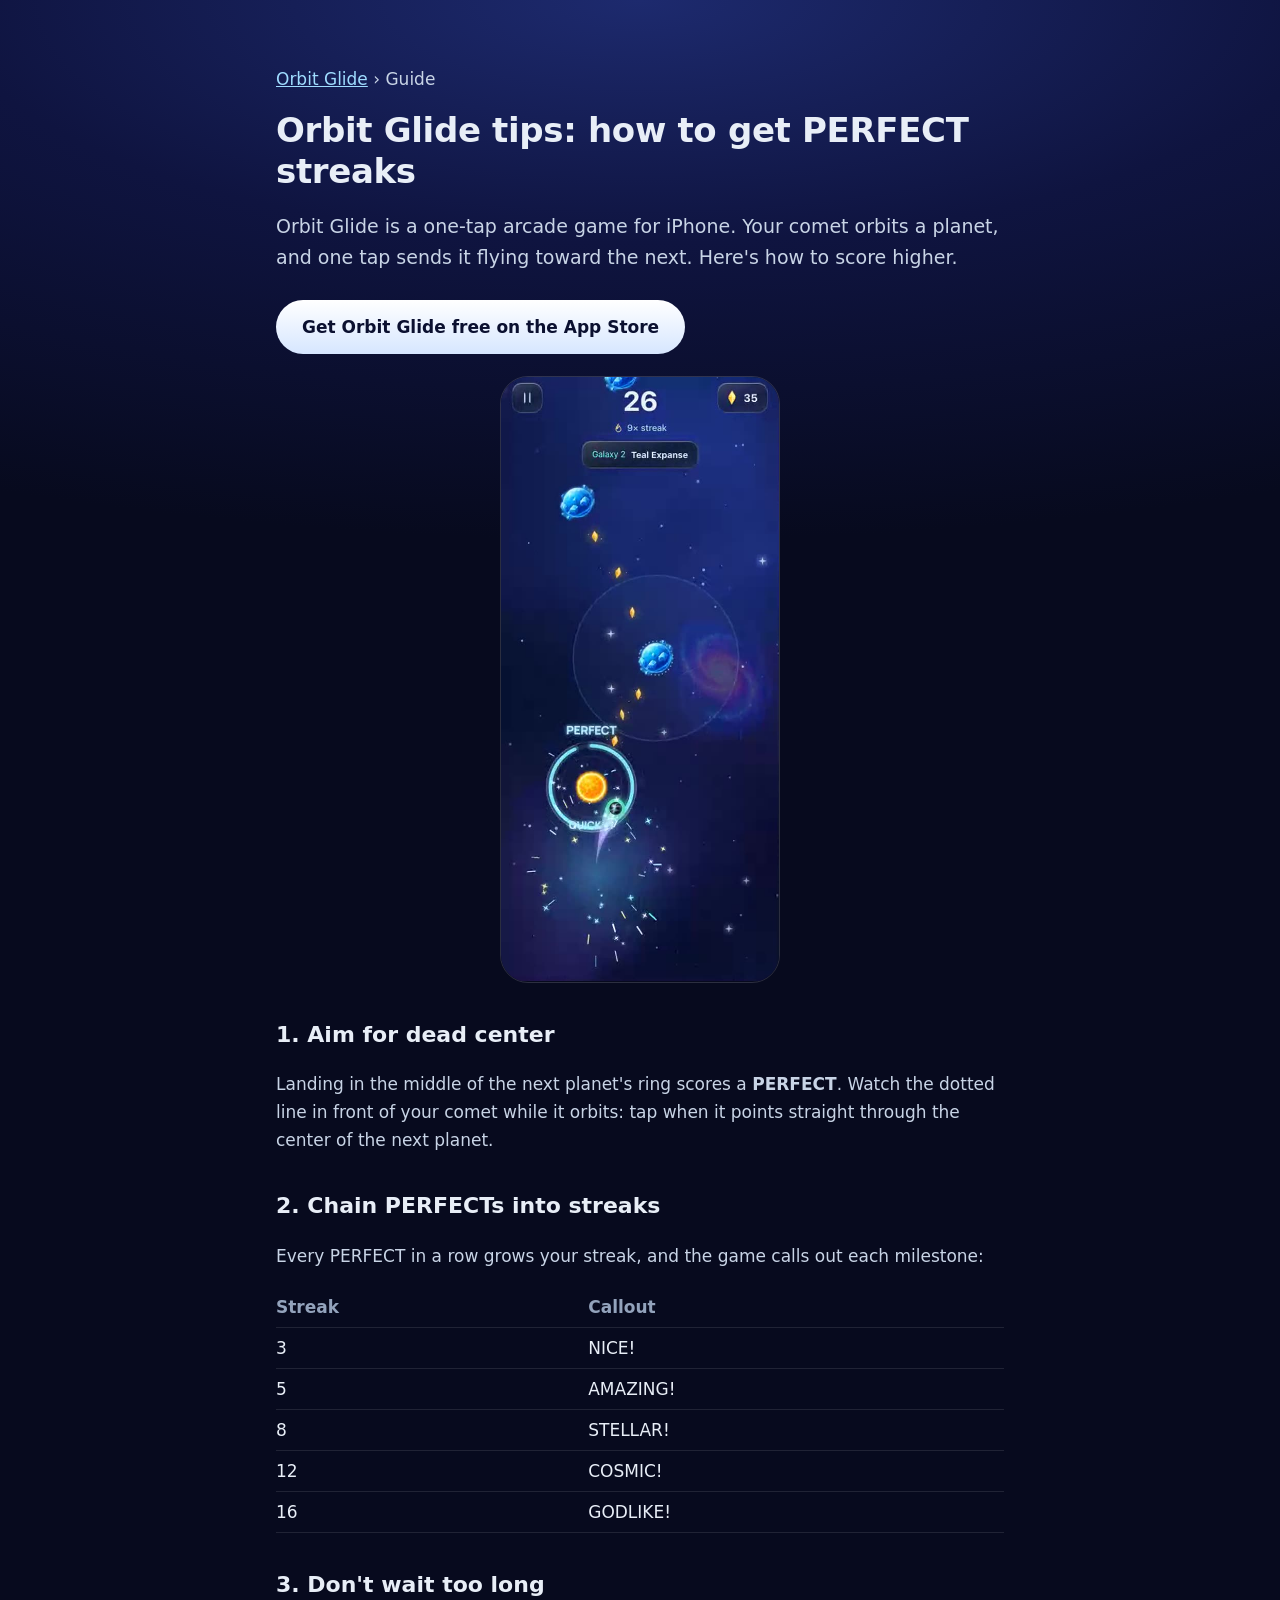
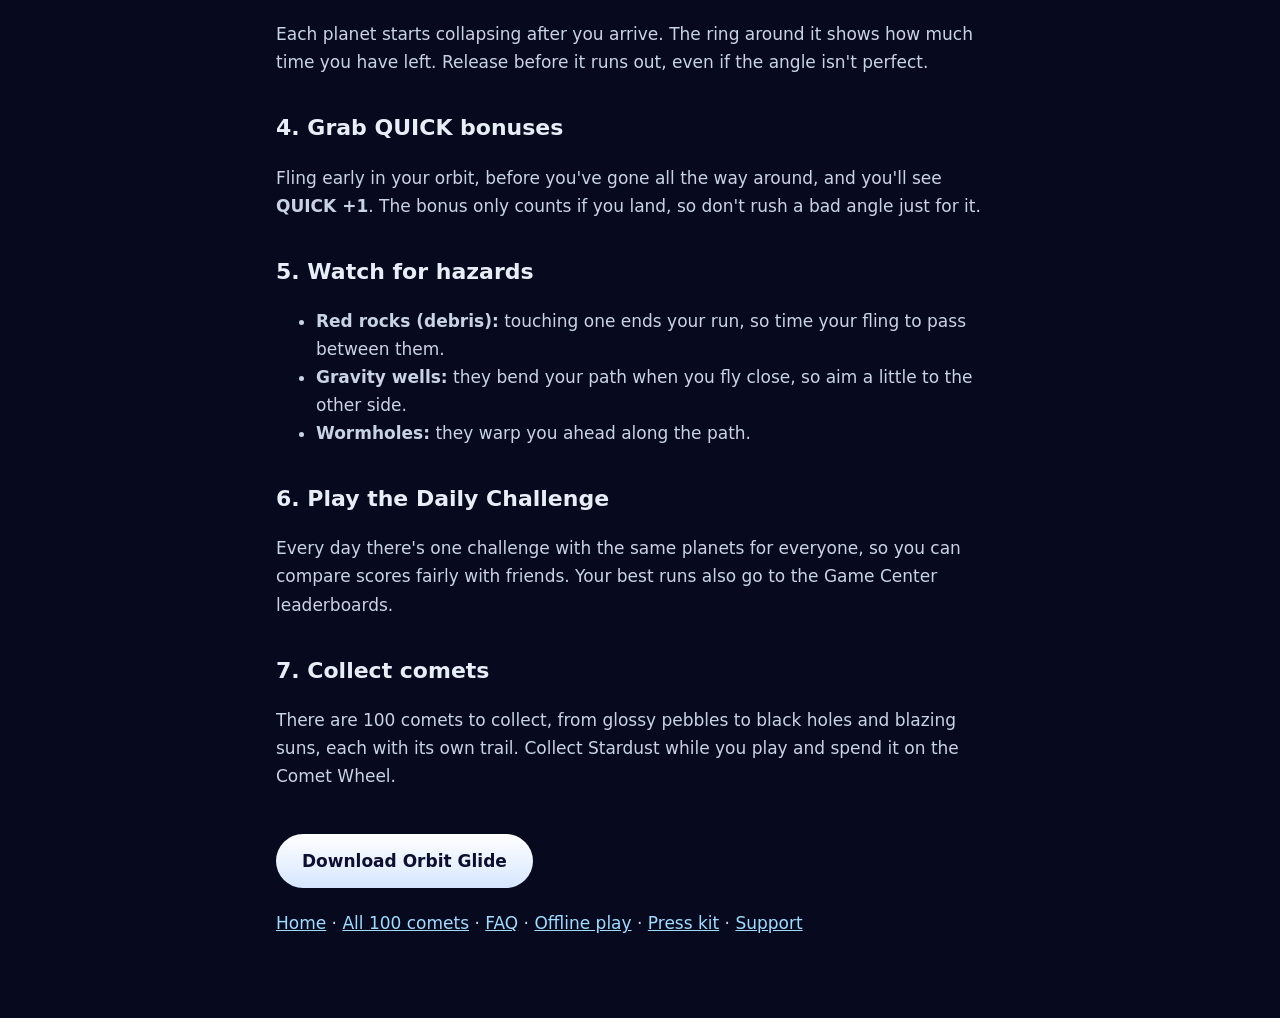
<file: guide/index.html>
<!doctype html>
<html lang="en">
<head>
<meta charset="utf-8" />
<meta name="viewport" content="width=device-width, initial-scale=1" />
<title>Orbit Glide Tips: How to Get PERFECT Streaks</title>
<meta name="description" content="Tips for Orbit Glide on iPhone: how to land PERFECTs, build GODLIKE streaks, earn QUICK bonuses, avoid debris, and get a high score." />
<meta name="apple-itunes-app" content="app-id=6820881837" />
<link rel="canonical" href="https://wbsmith04.github.io/orbit-glide/guide/" />
<link rel="icon" href="../media/icon.png" />
<meta property="og:title" content="Orbit Glide tips: how to get PERFECT streaks" />
<meta property="og:description" content="Land dead center, chain streaks up to GODLIKE, and grab QUICK bonuses." />
<meta property="og:image" content="https://wbsmith04.github.io/orbit-glide/media/og.jpg" />
<style>
  :root { color-scheme: dark; }
  * { box-sizing: border-box; }
  html { background: #070a1e; }
  body { margin: 0; font: 17px/1.65 -apple-system, BlinkMacSystemFont, "Segoe UI", system-ui, sans-serif; color: #e8eef7;
    background: radial-gradient(120% 60% at 50% 0%, #1d2a6e 0%, #0f1440 45%, #070a1e 100%) fixed; }
  main { max-width: 760px; margin: 0 auto; padding: 48px 16px 64px; }
  h1 { font-size: 34px; line-height: 1.2; margin: 0 0 8px; letter-spacing: -.01em; }
  h2 { font-size: 22px; margin: 34px 0 8px; }
  p, li { color: #c8d4e6; }
  a { color: #9fdcff; }
  .lead { font-size: 19px; }
  .get { display: inline-block; margin: 8px 0 4px; padding: 13px 26px; border-radius: 999px; color: #0b1030; font-weight: 700; text-decoration: none; background: linear-gradient(180deg,#fff,#d6e6ff); }
  table { border-collapse: collapse; width: 100%; } td, th { text-align: left; padding: 6px 10px 6px 0; border-bottom: 1px solid rgba(255,255,255,.1); }
  th { color: #93a3bc; font-weight: 600; }
  .clip { width: min(280px, 70vw); border-radius: 28px; display: block; margin: 18px auto; border: 1px solid rgba(255,255,255,.15); }
</style>
</head>
<body>
<main>
  <p><a href="../">Orbit Glide</a> › Guide</p>
  <h1>Orbit Glide tips: how to get PERFECT streaks</h1>
  <p class="lead">Orbit Glide is a one-tap arcade game for iPhone. Your comet orbits a planet, and one tap sends it flying toward the next. Here's how to score higher.</p>
  <a class="get" href="https://apps.apple.com/app/id6820881837">Get Orbit Glide free on the App Store</a>
  <video class="clip" src="../media/gameplay.mp4" poster="../media/poster.jpg" autoplay muted loop playsinline></video>

  <h2>1. Aim for dead center</h2>
  <p>Landing in the middle of the next planet's ring scores a <b>PERFECT</b>. Watch the dotted line in front of your comet while it orbits: tap when it points straight through the center of the next planet.</p>

  <h2>2. Chain PERFECTs into streaks</h2>
  <p>Every PERFECT in a row grows your streak, and the game calls out each milestone:</p>
  <table>
    <tr><th>Streak</th><th>Callout</th></tr>
    <tr><td>3</td><td>NICE!</td></tr>
    <tr><td>5</td><td>AMAZING!</td></tr>
    <tr><td>8</td><td>STELLAR!</td></tr>
    <tr><td>12</td><td>COSMIC!</td></tr>
    <tr><td>16</td><td>GODLIKE!</td></tr>
  </table>

  <h2>3. Don't wait too long</h2>
  <p>Each planet starts collapsing after you arrive. The ring around it shows how much time you have left. Release before it runs out, even if the angle isn't perfect.</p>

  <h2>4. Grab QUICK bonuses</h2>
  <p>Fling early in your orbit, before you've gone all the way around, and you'll see <b>QUICK +1</b>. The bonus only counts if you land, so don't rush a bad angle just for it.</p>

  <h2>5. Watch for hazards</h2>
  <ul>
    <li><b>Red rocks (debris):</b> touching one ends your run, so time your fling to pass between them.</li>
    <li><b>Gravity wells:</b> they bend your path when you fly close, so aim a little to the other side.</li>
    <li><b>Wormholes:</b> they warp you ahead along the path.</li>
  </ul>

  <h2>6. Play the Daily Challenge</h2>
  <p>Every day there's one challenge with the same planets for everyone, so you can compare scores fairly with friends. Your best runs also go to the Game Center leaderboards.</p>

  <h2>7. Collect comets</h2>
  <p>There are 100 comets to collect, from glossy pebbles to black holes and blazing suns, each with its own trail. Collect Stardust while you play and spend it on the Comet Wheel.</p>

  <p style="margin-top:36px"><a class="get" href="https://apps.apple.com/app/id6820881837">Download Orbit Glide</a></p>
  <p><a href="../">Home</a> · <a href="../comets/">All 100 comets</a> · <a href="../faq/">FAQ</a> · <a href="../offline-game/">Offline play</a> · <a href="../press/">Press kit</a> · <a href="../support/">Support</a></p>
</main>
</body>
</html>
</file>
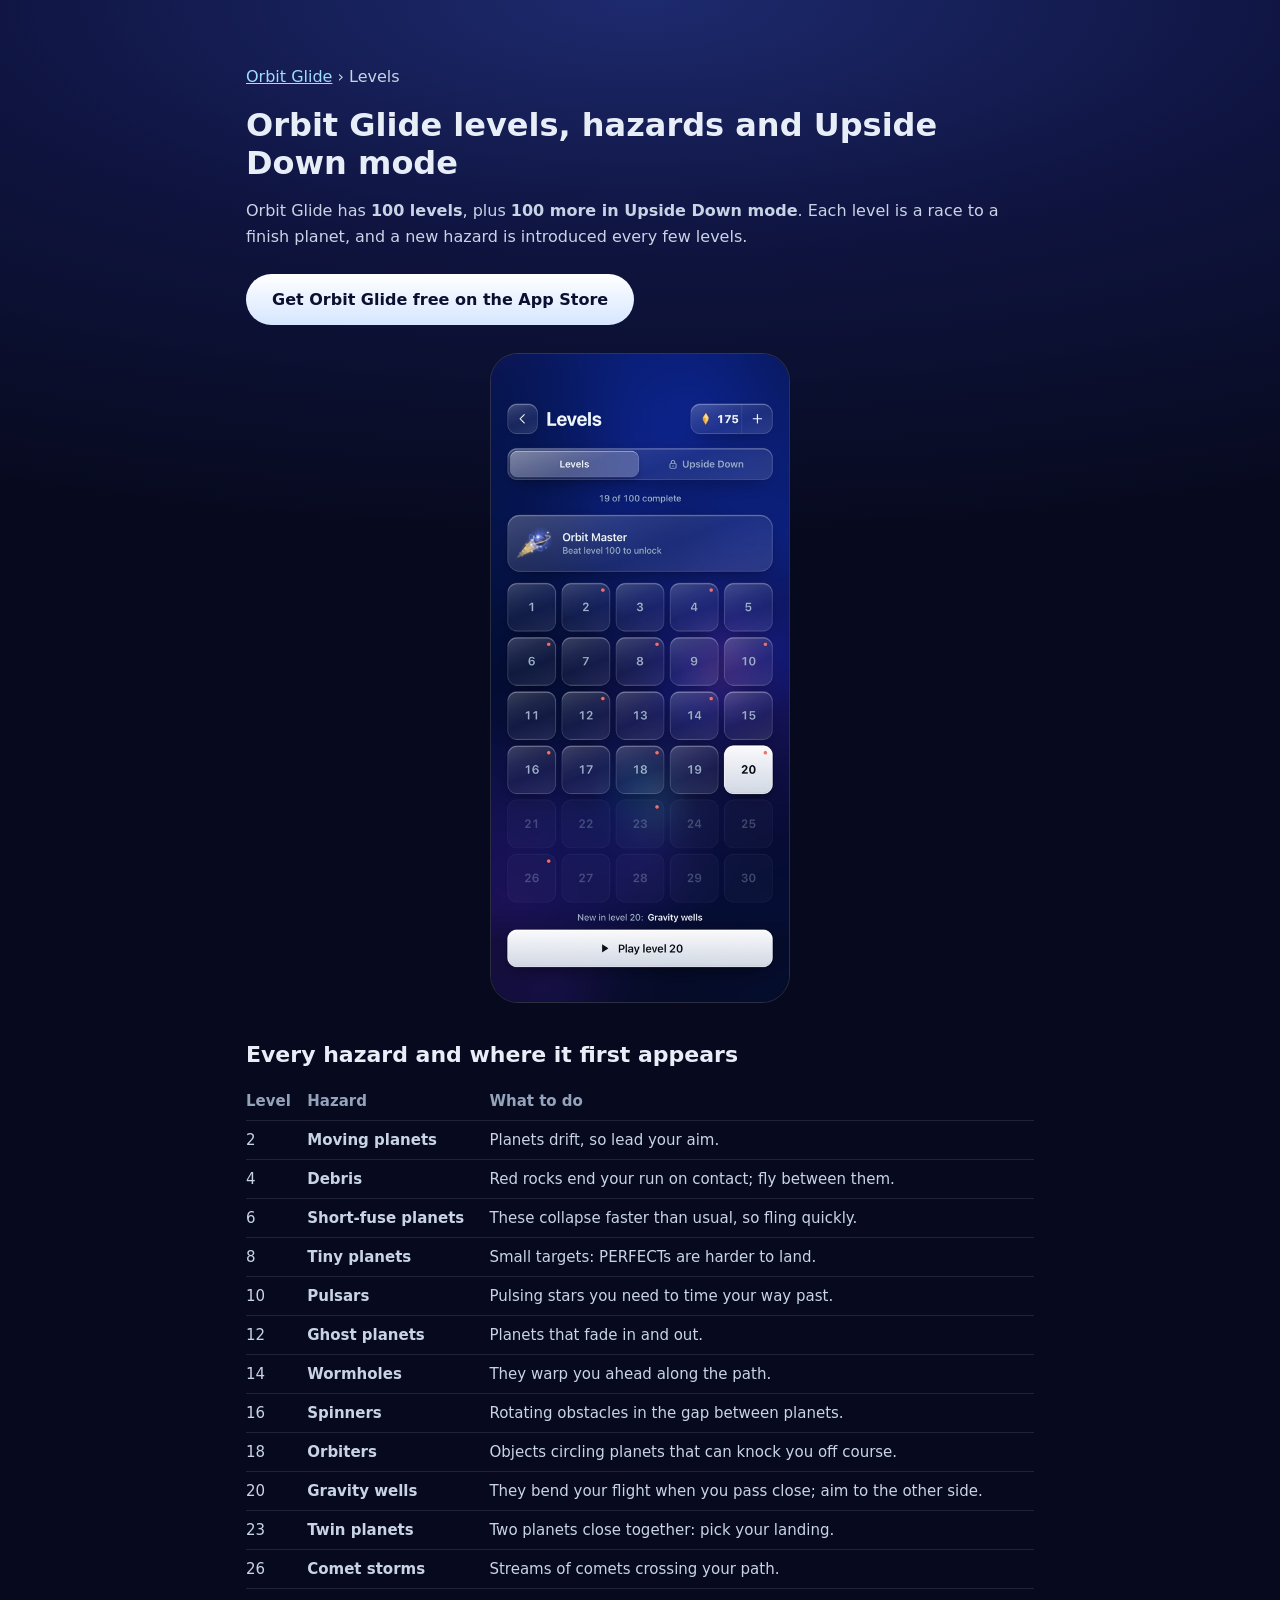
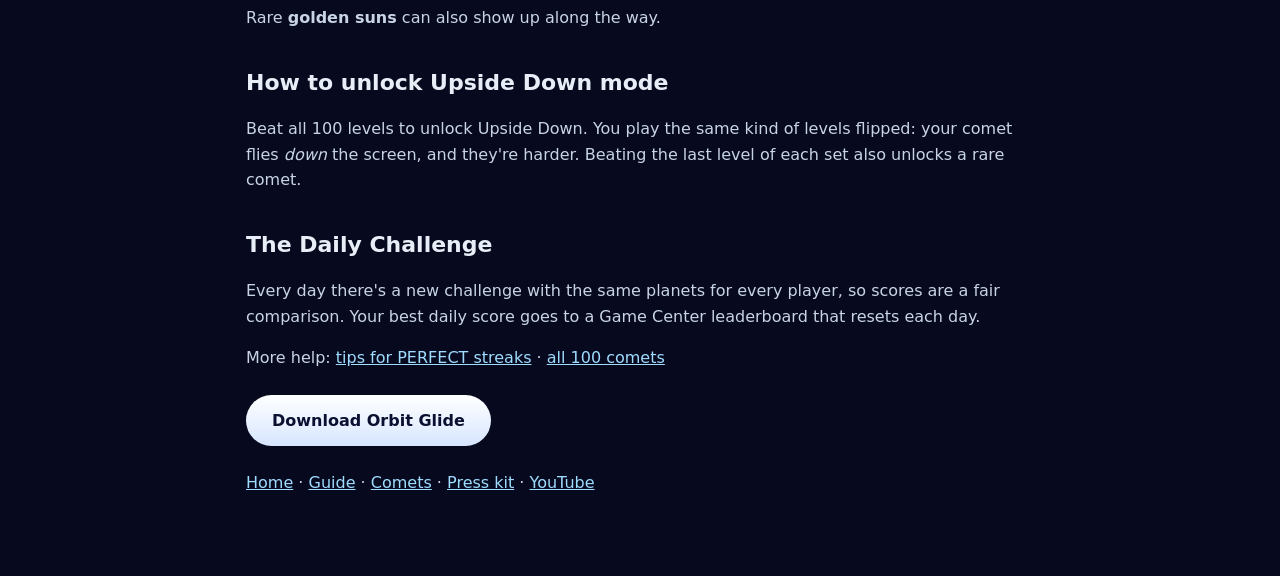
<file: levels/index.html>
<!doctype html>
<html lang="en"><head><meta charset="utf-8" /><meta name="viewport" content="width=device-width, initial-scale=1" />
<title>Orbit Glide Levels, Hazards and Upside Down Mode</title>
<meta name="description" content="Orbit Glide has 100 levels plus 100 Upside Down levels. Every hazard and the level it first appears on, how to unlock Upside Down mode, and how the Daily Challenge works." />
<meta name="apple-itunes-app" content="app-id=6820881837" />
<link rel="canonical" href="https://wbsmith04.github.io/orbit-glide/levels/" /><link rel="icon" href="../media/icon.png" />
<meta property="og:title" content="Orbit Glide levels, hazards and Upside Down mode" /><meta property="og:image" content="https://wbsmith04.github.io/orbit-glide/media/og.jpg" />
<style>:root{color-scheme:dark}*{box-sizing:border-box}html{background:#070a1e}body{margin:0;font:16px/1.6 -apple-system,BlinkMacSystemFont,"Segoe UI",system-ui,sans-serif;color:#e8eef7;background:radial-gradient(120% 60% at 50% 0%,#1d2a6e 0%,#0f1440 45%,#070a1e 100%) fixed}
main{max-width:820px;margin:0 auto;padding:48px 16px 64px}h1{font-size:32px;line-height:1.2;margin:0 0 8px}h2{font-size:22px;margin:34px 0 10px}p,li,td{color:#c8d4e6}a{color:#9fdcff}
.get{display:inline-block;margin:8px 0;padding:13px 26px;border-radius:999px;color:#0b1030;font-weight:700;text-decoration:none;background:linear-gradient(180deg,#fff,#d6e6ff)}
.wrap{overflow-x:auto}table{border-collapse:collapse;width:100%;font-size:15px}td,th{text-align:left;padding:7px 12px 7px 0;border-bottom:1px solid rgba(255,255,255,.1);vertical-align:top}th{color:#93a3bc;font-weight:600}
.shot{width:min(300px,75vw);display:block;margin:20px auto;border-radius:28px;border:1px solid rgba(255,255,255,.15)}</style></head>
<body><main>
<p><a href="../">Orbit Glide</a> › Levels</p>
<h1>Orbit Glide levels, hazards and Upside Down mode</h1>
<p>Orbit Glide has <b>100 levels</b>, plus <b>100 more in Upside Down mode</b>. Each level is a race to a finish planet, and a new hazard is introduced every few levels.</p>
<a class="get" href="https://apps.apple.com/app/id6820881837">Get Orbit Glide free on the App Store</a>
<img class="shot" src="../media/shot-4.jpg" alt="Orbit Glide level select" loading="lazy" />
<h2>Every hazard and where it first appears</h2>
<div class="wrap"><table><tr><th>Level</th><th>Hazard</th><th>What to do</th></tr>
<tr><td>2</td><td><b>Moving planets</b></td><td>Planets drift, so lead your aim.</td></tr>
<tr><td>4</td><td><b>Debris</b></td><td>Red rocks end your run on contact; fly between them.</td></tr>
<tr><td>6</td><td><b>Short-fuse planets</b></td><td>These collapse faster than usual, so fling quickly.</td></tr>
<tr><td>8</td><td><b>Tiny planets</b></td><td>Small targets: PERFECTs are harder to land.</td></tr>
<tr><td>10</td><td><b>Pulsars</b></td><td>Pulsing stars you need to time your way past.</td></tr>
<tr><td>12</td><td><b>Ghost planets</b></td><td>Planets that fade in and out.</td></tr>
<tr><td>14</td><td><b>Wormholes</b></td><td>They warp you ahead along the path.</td></tr>
<tr><td>16</td><td><b>Spinners</b></td><td>Rotating obstacles in the gap between planets.</td></tr>
<tr><td>18</td><td><b>Orbiters</b></td><td>Objects circling planets that can knock you off course.</td></tr>
<tr><td>20</td><td><b>Gravity wells</b></td><td>They bend your flight when you pass close; aim to the other side.</td></tr>
<tr><td>23</td><td><b>Twin planets</b></td><td>Two planets close together: pick your landing.</td></tr>
<tr><td>26</td><td><b>Comet storms</b></td><td>Streams of comets crossing your path.</td></tr>
</table></div>
<p>Rare <b>golden suns</b> can also show up along the way.</p>
<h2>How to unlock Upside Down mode</h2>
<p>Beat all 100 levels to unlock Upside Down. You play the same kind of levels flipped: your comet flies <i>down</i> the screen, and they're harder. Beating the last level of each set also unlocks a rare comet.</p>
<h2>The Daily Challenge</h2>
<p>Every day there's a new challenge with the same planets for every player, so scores are a fair comparison. Your best daily score goes to a Game Center leaderboard that resets each day.</p>
<p>More help: <a href="../guide/">tips for PERFECT streaks</a> · <a href="../comets/">all 100 comets</a></p>
<p><a class="get" href="https://apps.apple.com/app/id6820881837">Download Orbit Glide</a></p>
<p><a href="../">Home</a> · <a href="../guide/">Guide</a> · <a href="../comets/">Comets</a> · <a href="../press/">Press kit</a> · <a href="https://www.youtube.com/@OrbitGlideGame">YouTube</a></p>
</main></body></html>
</file>
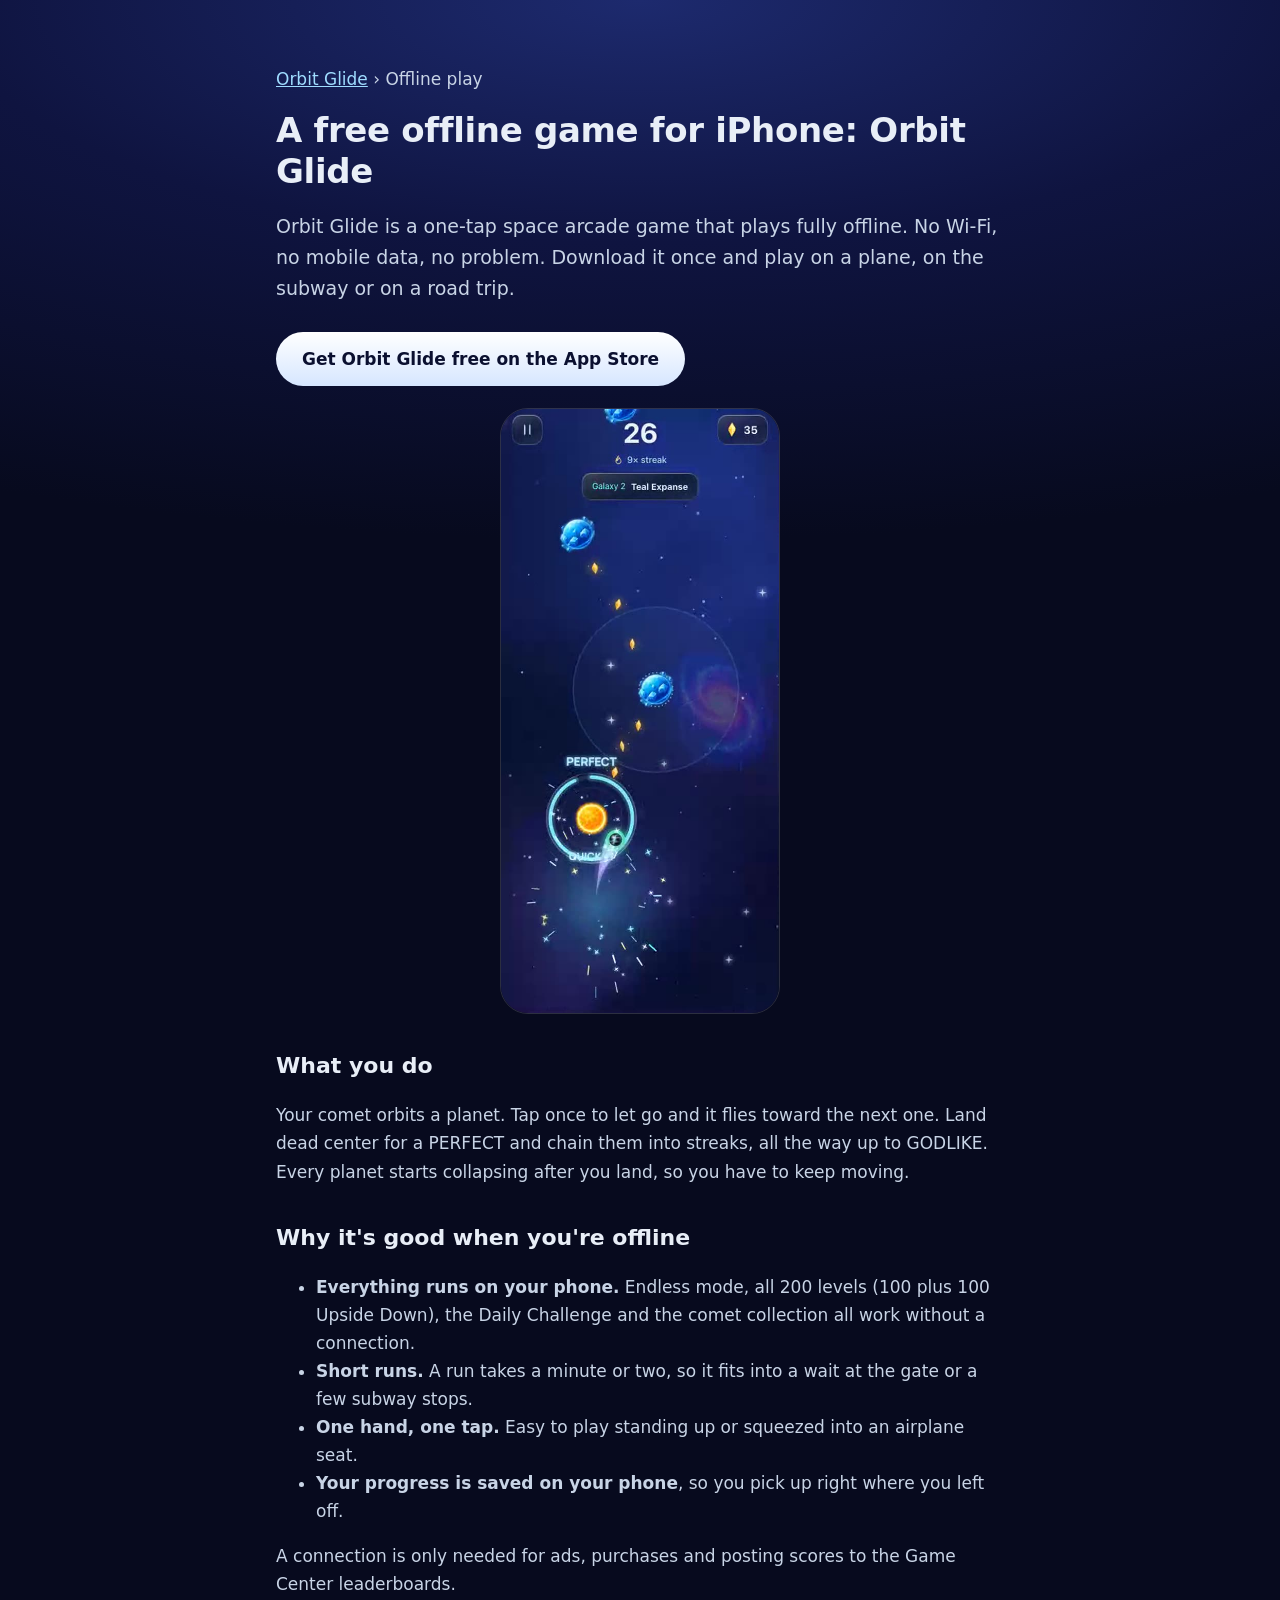
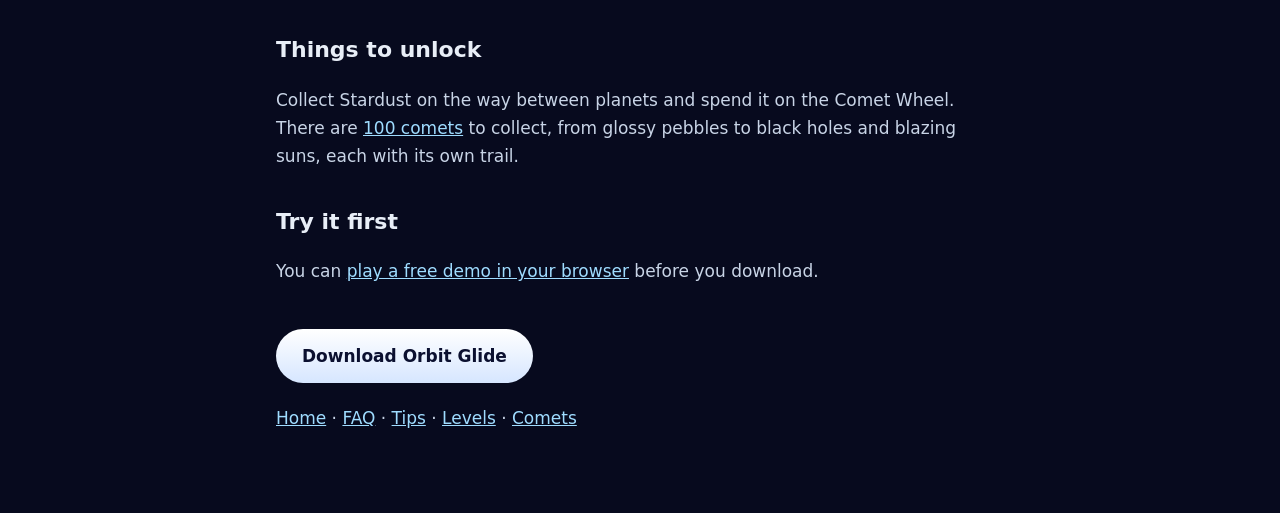
<file: offline-game/index.html>
<!doctype html>
<html lang="en">
<head>
<meta charset="utf-8" />
<meta name="viewport" content="width=device-width, initial-scale=1" />
<title>Orbit Glide: A Free Offline Game for iPhone (No Wi-Fi)</title>
<meta name="description" content="Looking for a free iPhone game that works with no Wi-Fi? Orbit Glide is a one-tap space arcade game that plays fully offline: on planes, subways and road trips." />
<meta name="apple-itunes-app" content="app-id=6820881837" />
<link rel="canonical" href="https://wbsmith04.github.io/orbit-glide/offline-game/" />
<link rel="icon" href="../media/icon.png" />
<meta property="og:title" content="Orbit Glide: a free offline game for iPhone" />
<meta property="og:description" content="One tap, no Wi-Fi needed. Fling your comet from planet to planet." />
<meta property="og:image" content="https://wbsmith04.github.io/orbit-glide/media/og.jpg" />
<style>
  :root { color-scheme: dark; }
  * { box-sizing: border-box; }
  html { background: #070a1e; }
  body { margin: 0; font: 17px/1.65 -apple-system, BlinkMacSystemFont, "Segoe UI", system-ui, sans-serif; color: #e8eef7;
    background: radial-gradient(120% 60% at 50% 0%, #1d2a6e 0%, #0f1440 45%, #070a1e 100%) fixed; }
  main { max-width: 760px; margin: 0 auto; padding: 48px 16px 64px; }
  h1 { font-size: 34px; line-height: 1.2; margin: 0 0 8px; letter-spacing: -.01em; }
  h2 { font-size: 22px; margin: 34px 0 8px; }
  p, li { color: #c8d4e6; }
  a { color: #9fdcff; }
  .lead { font-size: 19px; }
  .get { display: inline-block; margin: 8px 0 4px; padding: 13px 26px; border-radius: 999px; color: #0b1030; font-weight: 700; text-decoration: none; background: linear-gradient(180deg,#fff,#d6e6ff); }
  .clip { width: min(280px, 70vw); border-radius: 28px; display: block; margin: 18px auto; border: 1px solid rgba(255,255,255,.15); }
</style>
</head>
<body>
<main>
  <p><a href="../">Orbit Glide</a> › Offline play</p>
  <h1>A free offline game for iPhone: Orbit Glide</h1>
  <p class="lead">Orbit Glide is a one-tap space arcade game that plays fully offline. No Wi-Fi, no mobile data, no problem. Download it once and play on a plane, on the subway or on a road trip.</p>
  <a class="get" href="https://apps.apple.com/app/id6820881837">Get Orbit Glide free on the App Store</a>
  <video class="clip" src="../media/gameplay.mp4" poster="../media/poster.jpg" autoplay muted loop playsinline></video>

  <h2>What you do</h2>
  <p>Your comet orbits a planet. Tap once to let go and it flies toward the next one. Land dead center for a PERFECT and chain them into streaks, all the way up to GODLIKE. Every planet starts collapsing after you land, so you have to keep moving.</p>

  <h2>Why it's good when you're offline</h2>
  <ul>
    <li><b>Everything runs on your phone.</b> Endless mode, all 200 levels (100 plus 100 Upside Down), the Daily Challenge and the comet collection all work without a connection.</li>
    <li><b>Short runs.</b> A run takes a minute or two, so it fits into a wait at the gate or a few subway stops.</li>
    <li><b>One hand, one tap.</b> Easy to play standing up or squeezed into an airplane seat.</li>
    <li><b>Your progress is saved on your phone</b>, so you pick up right where you left off.</li>
  </ul>
  <p>A connection is only needed for ads, purchases and posting scores to the Game Center leaderboards.</p>

  <h2>Things to unlock</h2>
  <p>Collect Stardust on the way between planets and spend it on the Comet Wheel. There are <a href="../comets/">100 comets</a> to collect, from glossy pebbles to black holes and blazing suns, each with its own trail.</p>

  <h2>Try it first</h2>
  <p>You can <a href="../play/">play a free demo in your browser</a> before you download.</p>

  <p style="margin-top:36px"><a class="get" href="https://apps.apple.com/app/id6820881837">Download Orbit Glide</a></p>
  <p><a href="../">Home</a> · <a href="../faq/">FAQ</a> · <a href="../guide/">Tips</a> · <a href="../levels/">Levels</a> · <a href="../comets/">Comets</a></p>
</main>
</body>
</html>
</file>
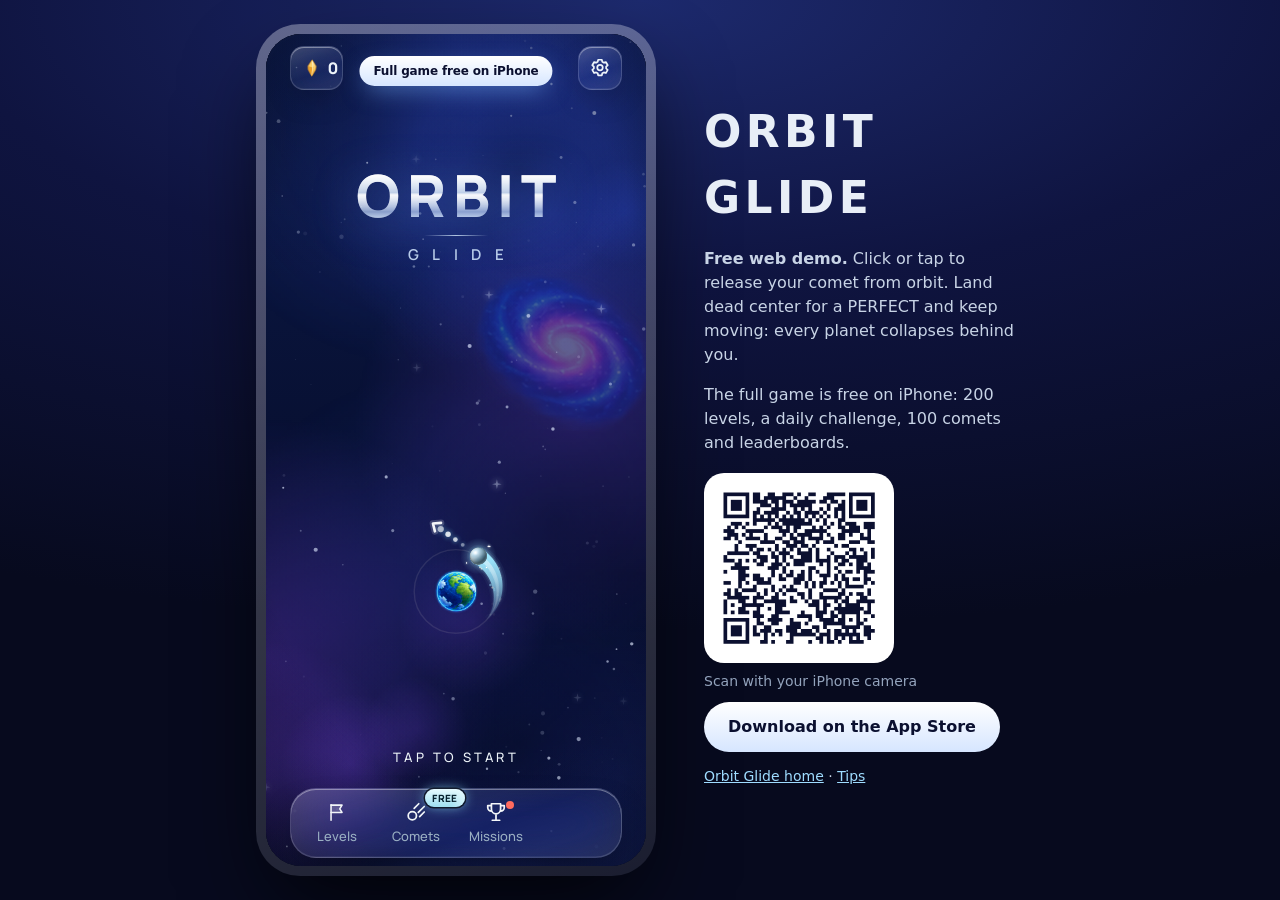
<file: play/index.html>
<!doctype html>
<html lang="en">
<head>
<meta charset="utf-8" />
<meta name="viewport" content="width=device-width, initial-scale=1" />
<title>Play Orbit Glide Free in Your Browser</title>
<meta name="description" content="Play the free Orbit Glide demo in your browser: a one-tap space arcade game. Fling your comet from planet to planet and land dead center. Full game free on iPhone." />
<meta name="apple-itunes-app" content="app-id=6820881837" />
<link rel="canonical" href="https://wbsmith04.github.io/orbit-glide/play/" />
<link rel="icon" href="../media/icon.png" />
<meta property="og:title" content="Play Orbit Glide free in your browser" />
<meta property="og:image" content="https://wbsmith04.github.io/orbit-glide/media/og.jpg" />
<style>
  :root { color-scheme: dark; }
  * { box-sizing: border-box; }
  html { background: #070a1e; }
  body { margin: 0; min-height: 100vh; font: 16px/1.5 -apple-system, BlinkMacSystemFont, "Segoe UI", system-ui, sans-serif; color: #e8eef7;
    background: radial-gradient(120% 70% at 50% 0%, #1d2a6e 0%, #0f1440 45%, #070a1e 100%) fixed;
    display: flex; align-items: center; justify-content: center; gap: 48px; padding: 24px 16px; }
  .phone { width: min(400px, 92vw); aspect-ratio: 402 / 874; max-height: calc(100vh - 48px); border-radius: 44px; padding: 10px;
    background: linear-gradient(160deg, rgba(255,255,255,.32), rgba(255,255,255,.08)); box-shadow: 0 40px 90px -20px rgba(0,0,0,.8); }
  .phone iframe { width: 100%; height: 100%; border: 0; border-radius: 35px; display: block; background: #070a1e; }
  .side { max-width: 320px; }
  h1 { margin: 0; font-size: 44px; letter-spacing: .1em; font-weight: 800; }
  .side p { color: #c8d4e6; }
  .qr { width: 190px; padding: 12px; background: #fff; border-radius: 20px; display: block; margin: 18px 0 8px; }
  .get { display: inline-block; margin-top: 10px; padding: 13px 24px; border-radius: 999px; color: #0b1030; font-weight: 700; text-decoration: none; background: linear-gradient(180deg,#fff,#d6e6ff); }
  .small { font-size: 14px; color: #93a3bc; }
  a { color: #9fdcff; }
  @media (max-width: 760px) { .side { display: none; } body { padding: 0; } .phone { width: 100vw; height: 100vh; max-height: none; aspect-ratio: auto; border-radius: 0; padding: 0; } .phone iframe { border-radius: 0; } }
</style>
</head>
<body>
  <div class="phone"><iframe src="game/index.html" title="Orbit Glide demo" allow="autoplay; fullscreen"></iframe></div>
  <div class="side">
    <h1>ORBIT GLIDE</h1>
    <p><b>Free web demo.</b> Click or tap to release your comet from orbit. Land dead center for a PERFECT and keep moving: every planet collapses behind you.</p>
    <p>The full game is free on iPhone: 200 levels, a daily challenge, 100 comets and leaderboards.</p>
    <img class="qr" src="qr.png" alt="QR code: Orbit Glide on the App Store" />
    <div class="small">Scan with your iPhone camera</div>
    <a class="get" href="https://apps.apple.com/app/id6820881837" target="_blank" rel="noopener">Download on the App Store</a>
    <p class="small"><a href="../">Orbit Glide home</a> · <a href="../guide/">Tips</a></p>
  </div>
</body>
</html>
</file>
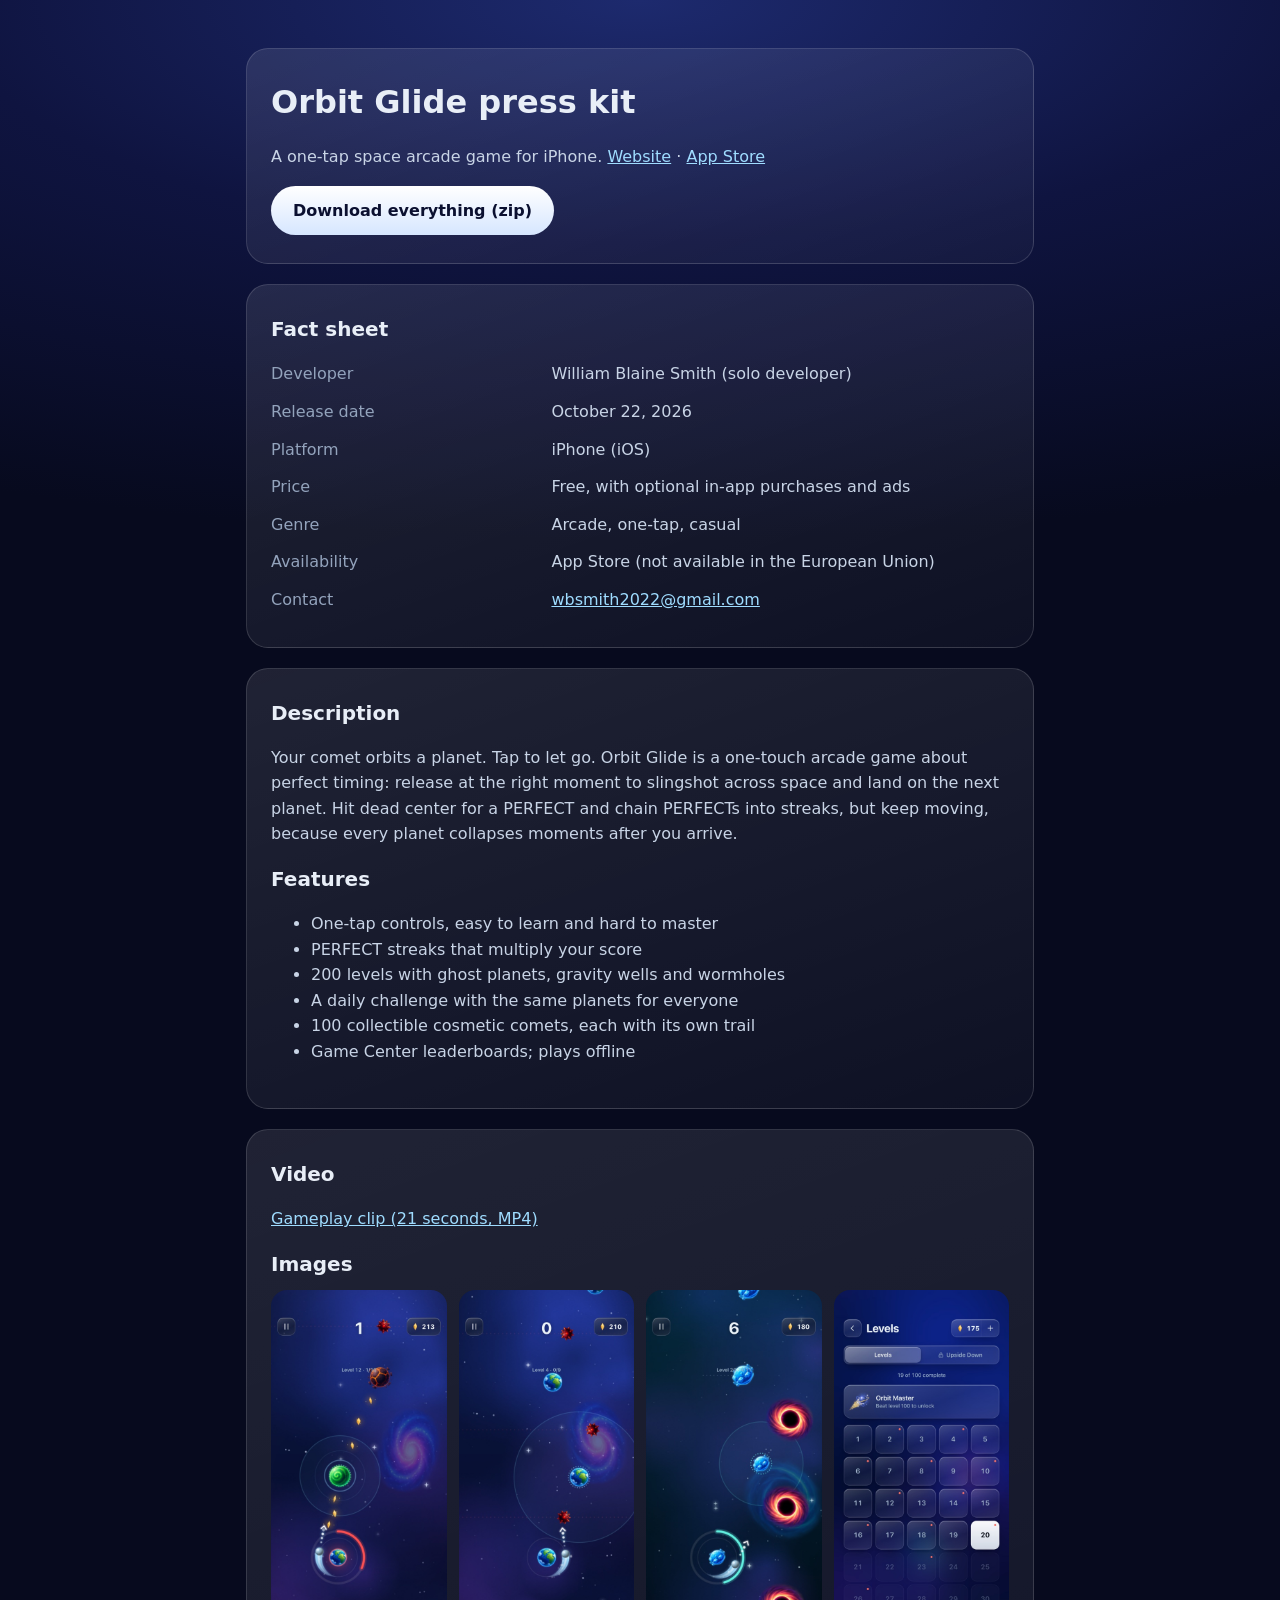
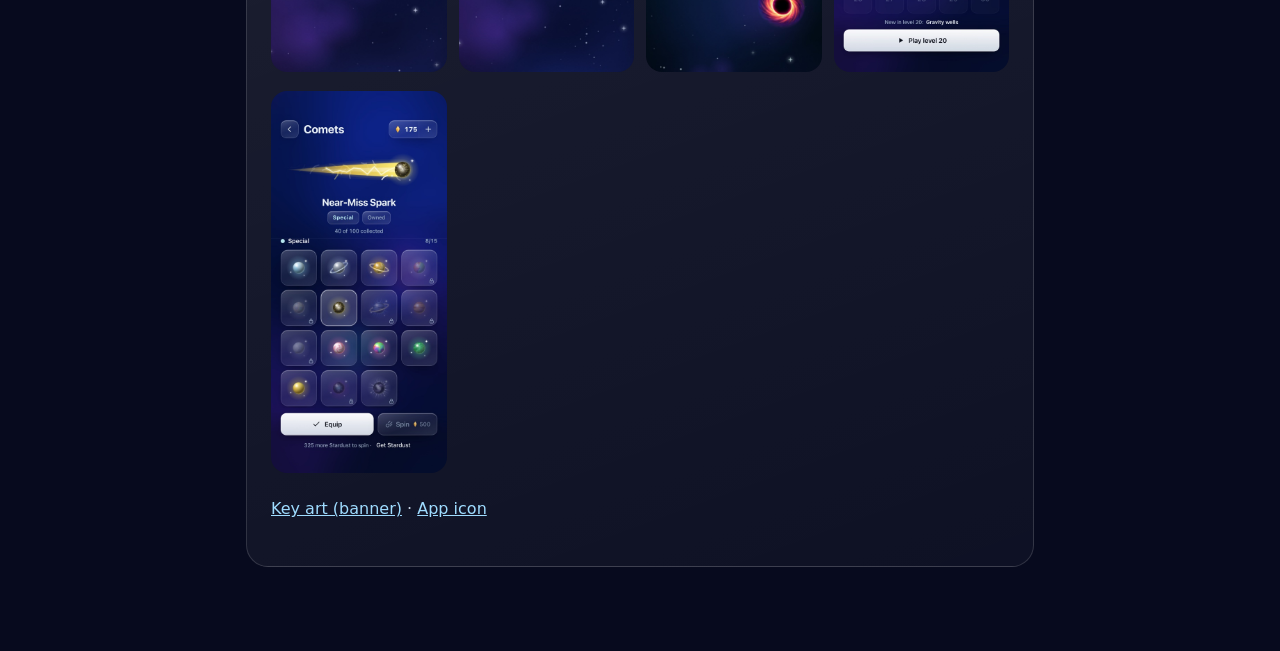
<file: press/index.html>
<!doctype html>
<html lang="en">
<head>
<meta charset="utf-8" />
<meta name="viewport" content="width=device-width, initial-scale=1" />
<title>Orbit Glide Press Kit</title>
<meta name="description" content="Press kit for Orbit Glide, a one-tap space arcade game for iPhone: fact sheet, description, screenshots, gameplay video and contact." />
<link rel="icon" href="../media/icon.png" />
<meta property="og:title" content="Orbit Glide press kit" />
<meta property="og:image" content="https://wbsmith04.github.io/orbit-glide/media/og.jpg" />
<style>
  :root { color-scheme: dark; }
  * { box-sizing: border-box; }
  html { background: #070a1e; }
  body { margin: 0; font: 16px/1.6 -apple-system, BlinkMacSystemFont, "Segoe UI", system-ui, sans-serif; color: #e8eef7;
    background: radial-gradient(120% 60% at 50% 0%, #1d2a6e 0%, #0f1440 45%, #070a1e 100%) fixed; }
  main { max-width: 820px; margin: 0 auto; padding: 48px 16px 64px; }
  .card { padding: 28px 24px; border-radius: 22px; border: 1px solid rgba(255,255,255,.14);
    background: linear-gradient(160deg, rgba(255,255,255,.10), rgba(255,255,255,.03)); margin-bottom: 20px; }
  h1 { margin: 0 0 4px; font-size: 32px; } h2 { margin: 0 0 10px; font-size: 20px; }
  p, li, td { color: #c8d4e6; } a { color: #9fdcff; }
  table { border-collapse: collapse; width: 100%; } td { padding: 6px 0; vertical-align: top; } td:first-child { color: #93a3bc; width: 38%; }
  .grid { display: grid; grid-template-columns: repeat(auto-fit, minmax(140px, 1fr)); gap: 12px; }
  .grid img { width: 100%; border-radius: 16px; }
  .btn { display: inline-block; padding: 12px 22px; border-radius: 999px; background: linear-gradient(180deg,#fff,#d6e6ff); color: #0b1030; font-weight: 700; text-decoration: none; }
</style>
</head>
<body>
<main>
  <div class="card">
    <h1>Orbit Glide press kit</h1>
    <p>A one-tap space arcade game for iPhone. <a href="../">Website</a> · <a href="https://apps.apple.com/app/id6820881837">App Store</a></p>
    <a class="btn" href="../media/orbit-glide-press-kit.zip">Download everything (zip)</a>
  </div>

  <div class="card">
    <h2>Fact sheet</h2>
    <table>
      <tr><td>Developer</td><td>William Blaine Smith (solo developer)</td></tr>
      <tr><td>Release date</td><td>October 22, 2026</td></tr>
      <tr><td>Platform</td><td>iPhone (iOS)</td></tr>
      <tr><td>Price</td><td>Free, with optional in-app purchases and ads</td></tr>
      <tr><td>Genre</td><td>Arcade, one-tap, casual</td></tr>
      <tr><td>Availability</td><td>App Store (not available in the European Union)</td></tr>
      <tr><td>Contact</td><td><a href="mailto:wbsmith2022@gmail.com">wbsmith2022@gmail.com</a></td></tr>
    </table>
  </div>

  <div class="card">
    <h2>Description</h2>
    <p>Your comet orbits a planet. Tap to let go. Orbit Glide is a one-touch arcade game about perfect timing: release at the right moment to slingshot across space and land on the next planet. Hit dead center for a PERFECT and chain PERFECTs into streaks, but keep moving, because every planet collapses moments after you arrive.</p>
    <h2>Features</h2>
    <ul>
      <li>One-tap controls, easy to learn and hard to master</li>
      <li>PERFECT streaks that multiply your score</li>
      <li>200 levels with ghost planets, gravity wells and wormholes</li>
      <li>A daily challenge with the same planets for everyone</li>
      <li>100 collectible cosmetic comets, each with its own trail</li>
      <li>Game Center leaderboards; plays offline</li>
    </ul>
  </div>

  <div class="card">
    <h2>Video</h2>
    <p><a href="../media/gameplay.mp4">Gameplay clip (21 seconds, MP4)</a></p>
    <h2>Images</h2>
    <div class="grid">
      <a href="../media/shot-1.jpg"><img src="../media/shot-1.jpg" alt="Screenshot 1" loading="lazy" /></a>
      <a href="../media/shot-2.jpg"><img src="../media/shot-2.jpg" alt="Screenshot 2" loading="lazy" /></a>
      <a href="../media/shot-3.jpg"><img src="../media/shot-3.jpg" alt="Screenshot 3" loading="lazy" /></a>
      <a href="../media/shot-4.jpg"><img src="../media/shot-4.jpg" alt="Screenshot 4" loading="lazy" /></a>
      <a href="../media/shot-5.jpg"><img src="../media/shot-5.jpg" alt="Screenshot 5" loading="lazy" /></a>
    </div>
    <p><a href="../media/og.jpg">Key art (banner)</a> · <a href="../media/icon.png">App icon</a></p>
  </div>
</main>
</body>
</html>
</file>
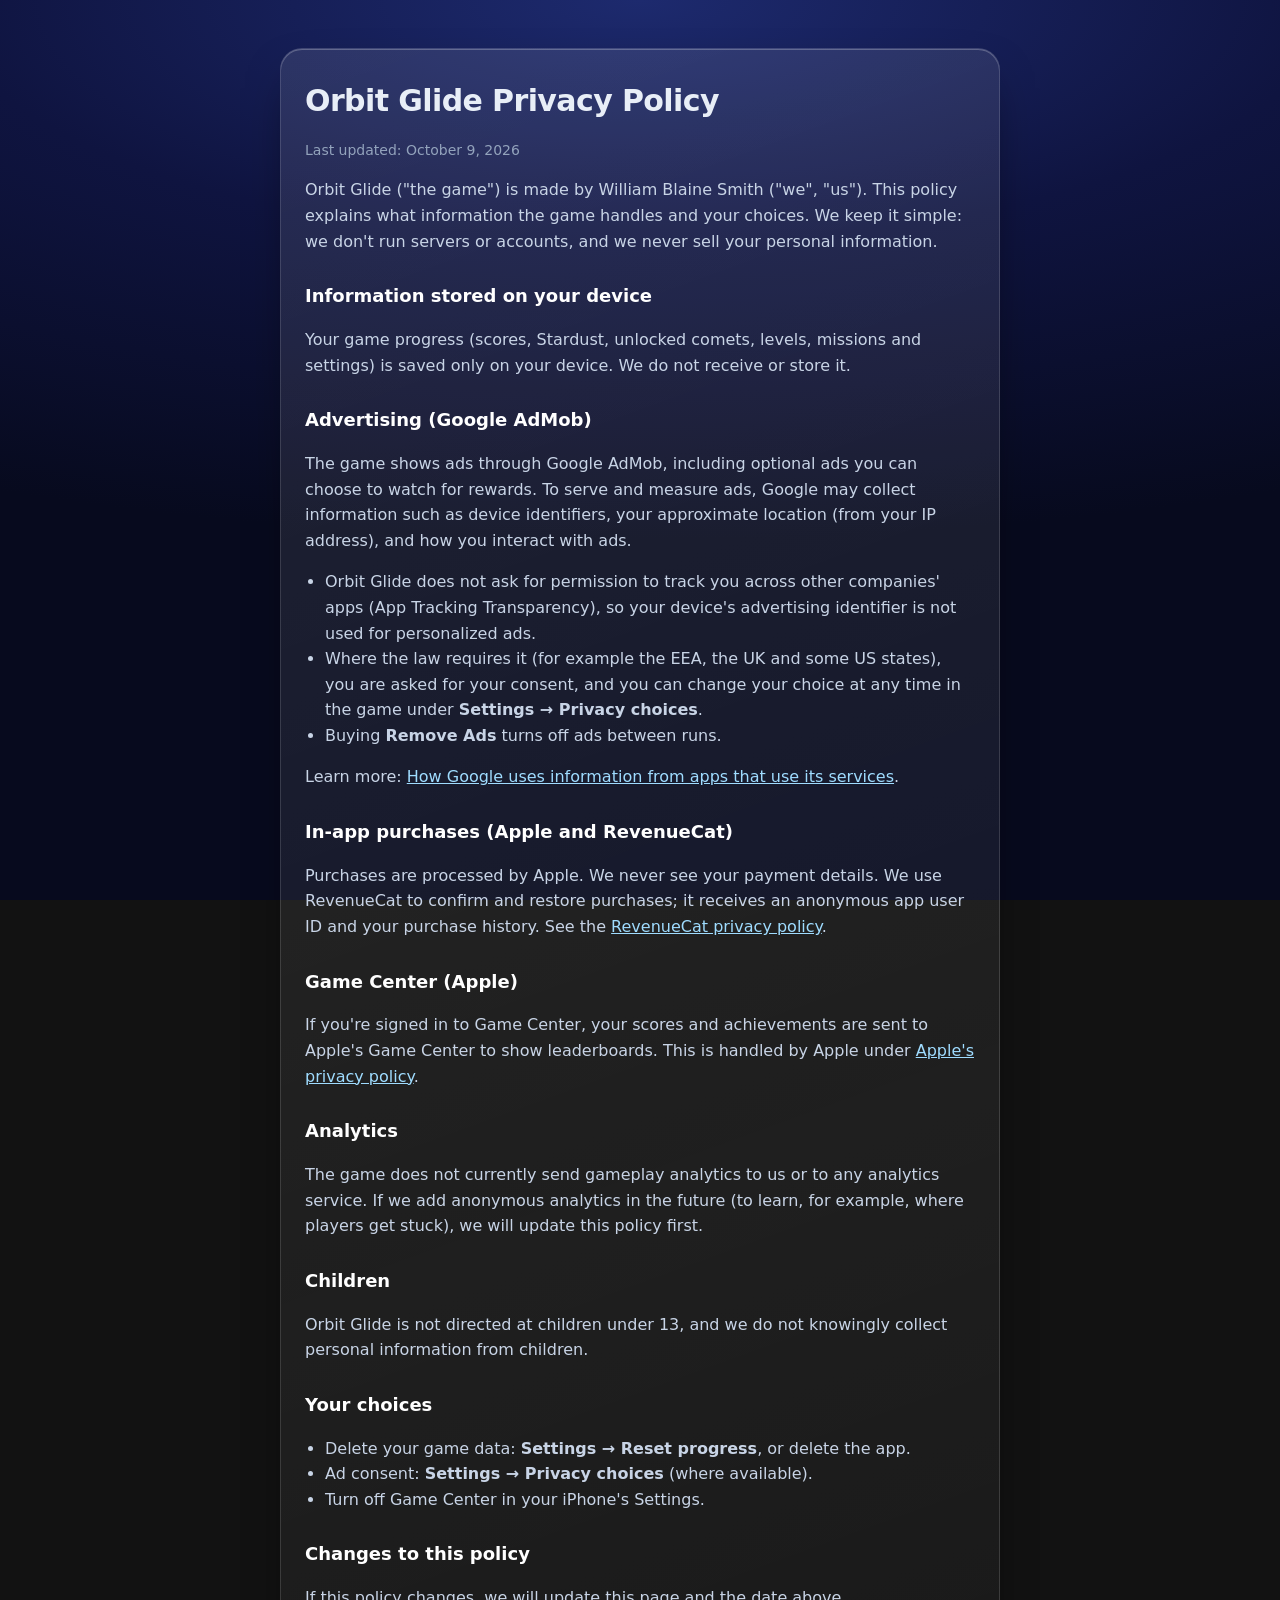
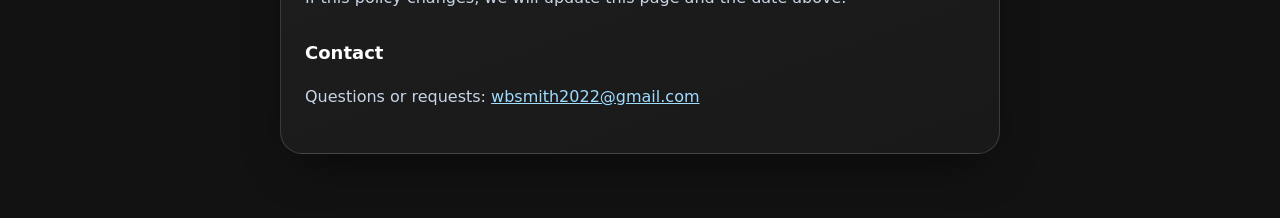
<file: privacy/index.html>
<!doctype html>
<html lang="en">
<head>
<meta charset="utf-8" />
<meta name="viewport" content="width=device-width, initial-scale=1" />
<title>Orbit Glide Privacy Policy</title>
<style>
  :root { color-scheme: dark; }
  body { margin: 0; font: 16px/1.6 -apple-system, BlinkMacSystemFont, "Segoe UI", system-ui, sans-serif; color: #e8eef7;
    background: radial-gradient(120% 60% at 50% 0%, #1d2a6e 0%, #0f1440 45%, #070a1e 100%) fixed; }
  main { max-width: 720px; margin: 0 auto; padding: 48px 20px 64px; }
  .card { padding: 28px 24px; border-radius: 22px; border: 1px solid rgba(255,255,255,0.14);
    background: linear-gradient(160deg, rgba(255,255,255,0.10), rgba(255,255,255,0.03)); box-shadow: inset 0 1px 0 rgba(255,255,255,0.25), 0 20px 50px -20px rgba(0,0,0,0.7); }
  h1 { margin: 0 0 4px; font-size: 30px; letter-spacing: -0.02em; }
  h2 { margin: 28px 0 6px; font-size: 18px; color: #ffffff; }
  p, li { color: #c8d4e6; }
  .muted { color: #93a3bc; font-size: 14px; }
  a { color: #9fdcff; }
  ul { padding-left: 20px; }
</style>
</head>
<body>
<main>
<div class="card">
  <h1>Orbit Glide Privacy Policy</h1>
  <p class="muted">Last updated: October 9, 2026</p>

  <p>Orbit Glide ("the game") is made by William Blaine Smith ("we", "us"). This policy explains what information the game handles and your choices. We keep it simple: we don't run servers or accounts, and we never sell your personal information.</p>

  <h2>Information stored on your device</h2>
  <p>Your game progress (scores, Stardust, unlocked comets, levels, missions and settings) is saved only on your device. We do not receive or store it.</p>

  <h2>Advertising (Google AdMob)</h2>
  <p>The game shows ads through Google AdMob, including optional ads you can choose to watch for rewards. To serve and measure ads, Google may collect information such as device identifiers, your approximate location (from your IP address), and how you interact with ads.</p>
  <ul>
    <li>Orbit Glide does not ask for permission to track you across other companies' apps (App Tracking Transparency), so your device's advertising identifier is not used for personalized ads.</li>
    <li>Where the law requires it (for example the EEA, the UK and some US states), you are asked for your consent, and you can change your choice at any time in the game under <b>Settings → Privacy choices</b>.</li>
    <li>Buying <b>Remove Ads</b> turns off ads between runs.</li>
  </ul>
  <p>Learn more: <a href="https://policies.google.com/technologies/partner-sites">How Google uses information from apps that use its services</a>.</p>

  <h2>In-app purchases (Apple and RevenueCat)</h2>
  <p>Purchases are processed by Apple. We never see your payment details. We use RevenueCat to confirm and restore purchases; it receives an anonymous app user ID and your purchase history. See the <a href="https://www.revenuecat.com/privacy">RevenueCat privacy policy</a>.</p>

  <h2>Game Center (Apple)</h2>
  <p>If you're signed in to Game Center, your scores and achievements are sent to Apple's Game Center to show leaderboards. This is handled by Apple under <a href="https://www.apple.com/legal/privacy/">Apple's privacy policy</a>.</p>

  <h2>Analytics</h2>
  <p>The game does not currently send gameplay analytics to us or to any analytics service. If we add anonymous analytics in the future (to learn, for example, where players get stuck), we will update this policy first.</p>

  <h2>Children</h2>
  <p>Orbit Glide is not directed at children under 13, and we do not knowingly collect personal information from children.</p>

  <h2>Your choices</h2>
  <ul>
    <li>Delete your game data: <b>Settings → Reset progress</b>, or delete the app.</li>
    <li>Ad consent: <b>Settings → Privacy choices</b> (where available).</li>
    <li>Turn off Game Center in your iPhone's Settings.</li>
  </ul>

  <h2>Changes to this policy</h2>
  <p>If this policy changes, we will update this page and the date above.</p>

  <h2>Contact</h2>
  <p>Questions or requests: <a href="mailto:wbsmith2022@gmail.com">wbsmith2022@gmail.com</a></p>
</div>
</main>
</body>
</html>
</file>
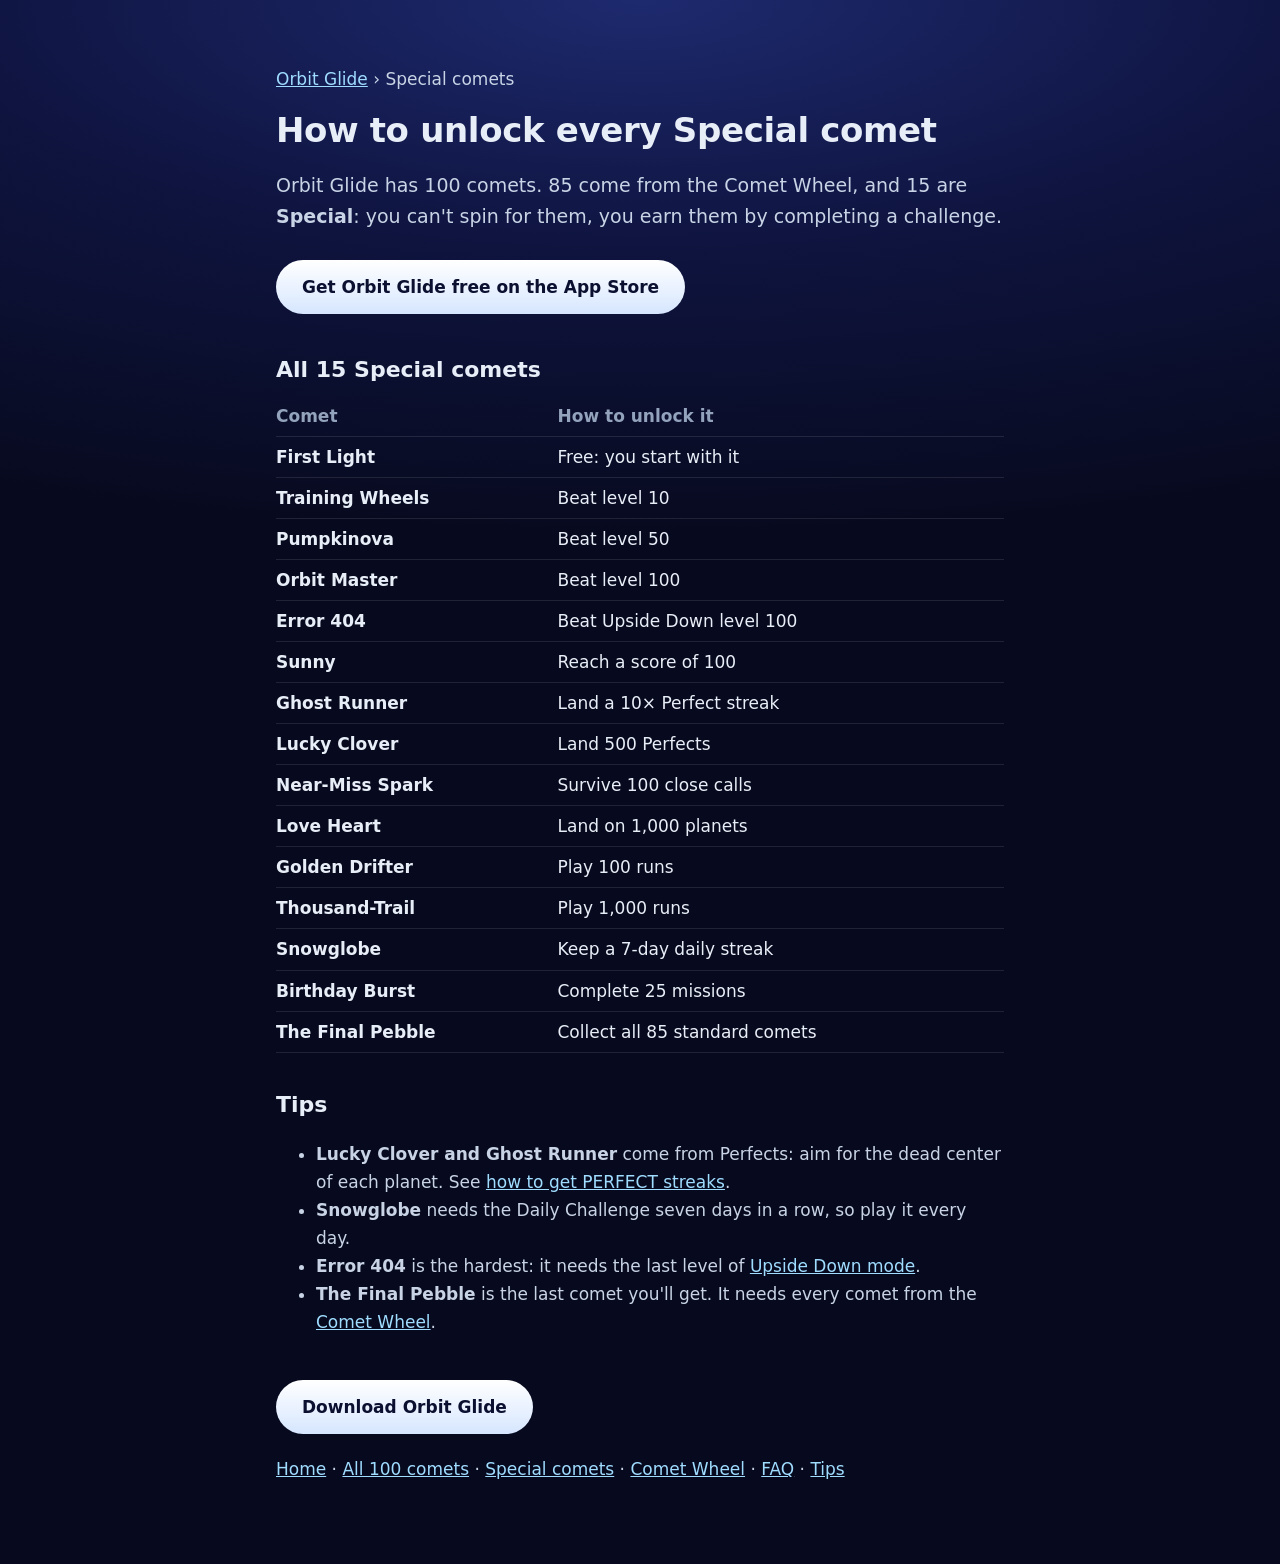
<file: special-comets/index.html>
<!doctype html>
<html lang="en">
<head>
<meta charset="utf-8" />
<meta name="viewport" content="width=device-width, initial-scale=1" />
<title>Orbit Glide Special Comets: How to Unlock All 15</title>
<meta name="description" content="How to unlock every Special comet in Orbit Glide, from First Light to The Final Pebble. Each one is a challenge reward, not a Comet Wheel prize." />
<meta name="apple-itunes-app" content="app-id=6820881837" />
<link rel="canonical" href="https://wbsmith04.github.io/orbit-glide/special-comets/" />
<link rel="icon" href="../media/icon.png" />
<meta property="og:title" content="How to unlock every Special comet in Orbit Glide" />
<meta property="og:description" content="How to unlock every Special comet in Orbit Glide, from First Light to The Final Pebble. Each one is a challenge reward, not a Comet Wheel prize." />
<meta property="og:image" content="https://wbsmith04.github.io/orbit-glide/media/og.jpg" />
<style>
  :root { color-scheme: dark; }
  * { box-sizing: border-box; }
  html { background: #070a1e; }
  body { margin: 0; font: 17px/1.65 -apple-system, BlinkMacSystemFont, "Segoe UI", system-ui, sans-serif; color: #e8eef7;
    background: radial-gradient(120% 60% at 50% 0%, #1d2a6e 0%, #0f1440 45%, #070a1e 100%) fixed; }
  main { max-width: 760px; margin: 0 auto; padding: 48px 16px 64px; }
  h1 { font-size: 34px; line-height: 1.2; margin: 0 0 8px; letter-spacing: -.01em; }
  h2 { font-size: 22px; margin: 34px 0 8px; }
  p, li { color: #c8d4e6; }
  a { color: #9fdcff; }
  .lead { font-size: 19px; }
  .get { display: inline-block; margin: 8px 0 4px; padding: 13px 26px; border-radius: 999px; color: #0b1030; font-weight: 700; text-decoration: none; background: linear-gradient(180deg,#fff,#d6e6ff); }
  table { border-collapse: collapse; width: 100%; } td, th { text-align: left; padding: 6px 10px 6px 0; border-bottom: 1px solid rgba(255,255,255,.1); }
  th { color: #93a3bc; font-weight: 600; }
  .clip { width: min(280px, 70vw); border-radius: 28px; display: block; margin: 18px auto; border: 1px solid rgba(255,255,255,.15); }
</style>
</head>
<body>
<main>
  <p><a href="../">Orbit Glide</a> › Special comets</p>
  <h1>How to unlock every Special comet</h1>
  <p class="lead">Orbit Glide has 100 comets. 85 come from the Comet Wheel, and 15 are <b>Special</b>: you can't spin for them, you earn them by completing a challenge.</p>
  <a class="get" href="https://apps.apple.com/app/id6820881837">Get Orbit Glide free on the App Store</a>
  <h2>All 15 Special comets</h2>
  <table>
    <tr><th>Comet</th><th>How to unlock it</th></tr>
    <tr><td><b>First Light</b></td><td>Free: you start with it</td></tr>
    <tr><td><b>Training Wheels</b></td><td>Beat level 10</td></tr>
    <tr><td><b>Pumpkinova</b></td><td>Beat level 50</td></tr>
    <tr><td><b>Orbit Master</b></td><td>Beat level 100</td></tr>
    <tr><td><b>Error 404</b></td><td>Beat Upside Down level 100</td></tr>
    <tr><td><b>Sunny</b></td><td>Reach a score of 100</td></tr>
    <tr><td><b>Ghost Runner</b></td><td>Land a 10× Perfect streak</td></tr>
    <tr><td><b>Lucky Clover</b></td><td>Land 500 Perfects</td></tr>
    <tr><td><b>Near-Miss Spark</b></td><td>Survive 100 close calls</td></tr>
    <tr><td><b>Love Heart</b></td><td>Land on 1,000 planets</td></tr>
    <tr><td><b>Golden Drifter</b></td><td>Play 100 runs</td></tr>
    <tr><td><b>Thousand-Trail</b></td><td>Play 1,000 runs</td></tr>
    <tr><td><b>Snowglobe</b></td><td>Keep a 7-day daily streak</td></tr>
    <tr><td><b>Birthday Burst</b></td><td>Complete 25 missions</td></tr>
    <tr><td><b>The Final Pebble</b></td><td>Collect all 85 standard comets</td></tr>
  </table>
  <h2>Tips</h2>
  <ul>
    <li><b>Lucky Clover and Ghost Runner</b> come from Perfects: aim for the dead center of each planet. See <a href="../guide/">how to get PERFECT streaks</a>.</li>
    <li><b>Snowglobe</b> needs the Daily Challenge seven days in a row, so play it every day.</li>
    <li><b>Error 404</b> is the hardest: it needs the last level of <a href="../levels/">Upside Down mode</a>.</li>
    <li><b>The Final Pebble</b> is the last comet you'll get. It needs every comet from the <a href="../comet-wheel/">Comet Wheel</a>.</li>
  </ul>
  <p style="margin-top:36px"><a class="get" href="https://apps.apple.com/app/id6820881837">Download Orbit Glide</a></p>
  <p><a href="../">Home</a> · <a href="../comets/">All 100 comets</a> · <a href="../special-comets/">Special comets</a> · <a href="../comet-wheel/">Comet Wheel</a> · <a href="../faq/">FAQ</a> · <a href="../guide/">Tips</a></p>
</main>
</body>
</html>
</file>
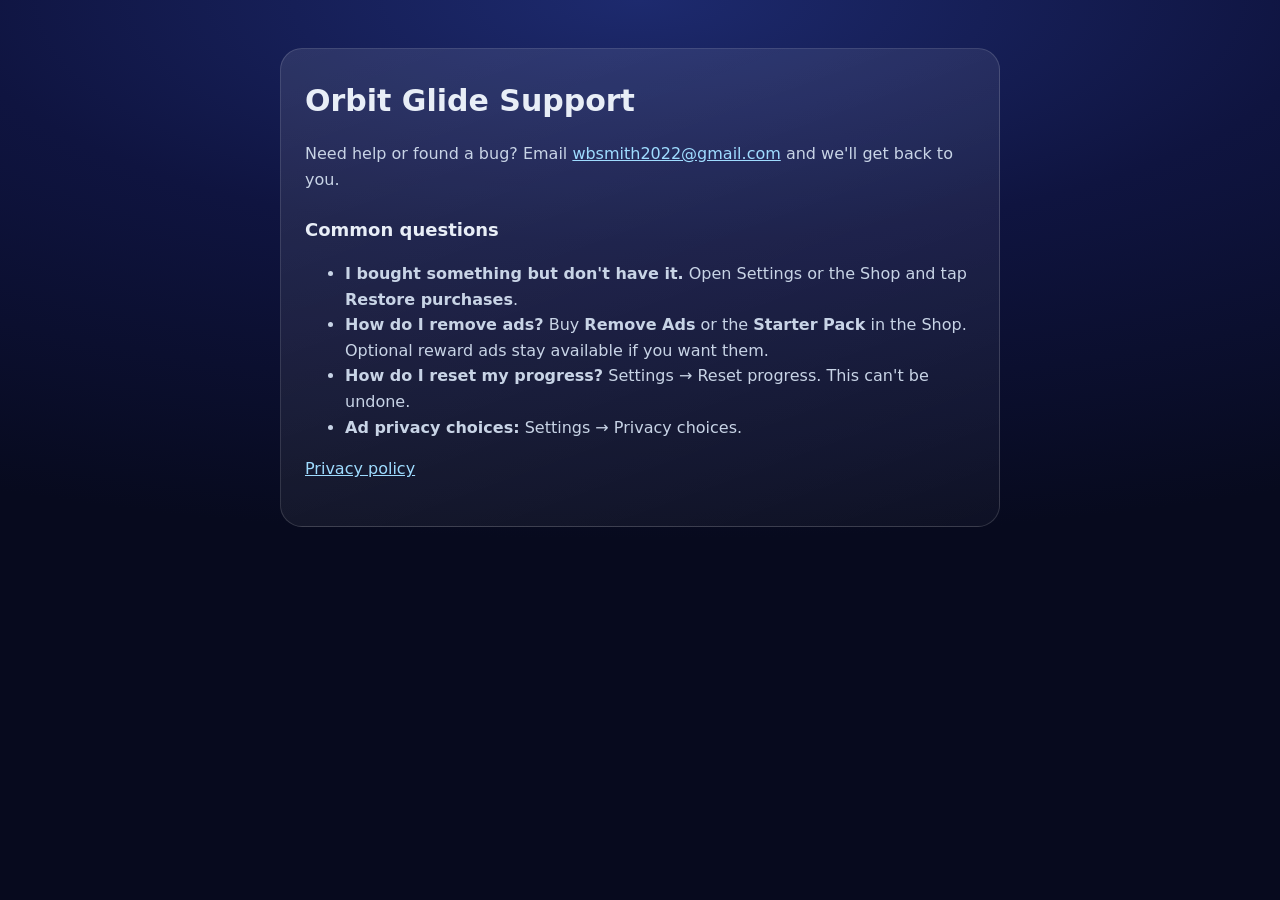
<file: support/index.html>
<!doctype html>
<html lang="en"><head><meta charset="utf-8" /><meta name="viewport" content="width=device-width, initial-scale=1" />
<title>Orbit Glide Support</title>
<style>:root{color-scheme:dark}body{margin:0;font:16px/1.6 -apple-system,BlinkMacSystemFont,system-ui,sans-serif;color:#e8eef7;background:radial-gradient(120% 60% at 50% 0%,#1d2a6e 0%,#0f1440 45%,#070a1e 100%) fixed}main{max-width:720px;margin:0 auto;padding:48px 20px}.card{padding:28px 24px;border-radius:22px;border:1px solid rgba(255,255,255,.14);background:linear-gradient(160deg,rgba(255,255,255,.10),rgba(255,255,255,.03))}h1{margin:0 0 8px;font-size:30px}h2{margin:24px 0 6px;font-size:18px}p,li{color:#c8d4e6}a{color:#9fdcff}</style>
</head><body><main><div class="card">
<h1>Orbit Glide Support</h1>
<p>Need help or found a bug? Email <a href="mailto:wbsmith2022@gmail.com">wbsmith2022@gmail.com</a> and we'll get back to you.</p>
<h2>Common questions</h2>
<ul>
<li><b>I bought something but don't have it.</b> Open Settings or the Shop and tap <b>Restore purchases</b>.</li>
<li><b>How do I remove ads?</b> Buy <b>Remove Ads</b> or the <b>Starter Pack</b> in the Shop. Optional reward ads stay available if you want them.</li>
<li><b>How do I reset my progress?</b> Settings → Reset progress. This can't be undone.</li>
<li><b>Ad privacy choices:</b> Settings → Privacy choices.</li>
</ul>
<p><a href="../privacy/">Privacy policy</a></p>
</div></main></body></html>
</file>
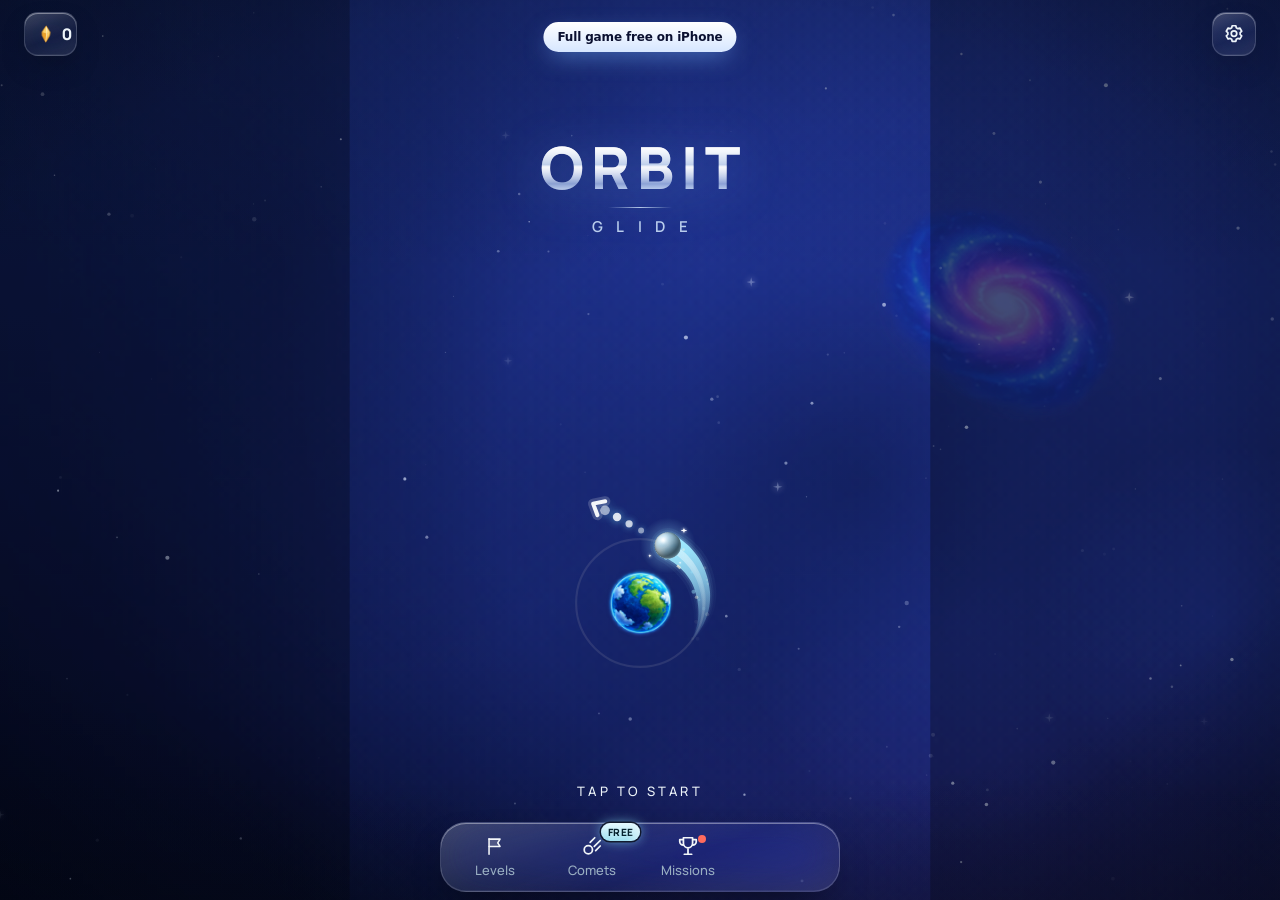
<file: play/game/index.html>
<!doctype html>
<html lang="en">
  <head>
    <meta charset="UTF-8" />
    <meta name="viewport" content="width=device-width, initial-scale=1, maximum-scale=1, user-scalable=no, viewport-fit=cover" />
    <meta name="theme-color" content="#10132a" />
    <meta name="apple-mobile-web-app-capable" content="yes" />
    <meta name="apple-mobile-web-app-status-bar-style" content="black-translucent" />
    <meta name="format-detection" content="telephone=no" />
    <link rel="icon" href="./icon.svg" />
    <title>Orbit Glide</title>
    <script type="module" crossorigin src="./assets/index-D4j88s9L.js"></script>
    <link rel="stylesheet" crossorigin href="./assets/index-Bd6q5JU4.css">
  </head>
  <body>
    <canvas id="game"></canvas>
    <div id="ui"></div>
  <script src="./og-demo.js" defer></script>
</body>
</html>
</file>
<file: play/game/assets/index-Bd6q5JU4.css>
@font-face{font-family:Manrope;font-style:normal;font-display:swap;font-weight:500;src:url(./manrope-latin-500-normal-BYYD-dBL.woff2)format("woff2"),url(./manrope-latin-500-normal-DMZssgOp.woff)format("woff")}@font-face{font-family:Manrope;font-style:normal;font-display:swap;font-weight:600;src:url(./manrope-latin-600-normal-4f0koTD-.woff2)format("woff2"),url(./manrope-latin-600-normal-BqgrALkZ.woff)format("woff")}@font-face{font-family:Manrope;font-style:normal;font-display:swap;font-weight:800;src:url(./manrope-latin-800-normal-BfWYOv1c.woff2)format("woff2"),url(./manrope-latin-800-normal-uHUdIJgA.woff)format("woff")}@font-face{font-family:Bricolage Grotesque;font-style:normal;font-display:swap;font-weight:800;src:url(./bricolage-grotesque-latin-800-normal-J50vIsBe.woff2)format("woff2"),url(./bricolage-grotesque-latin-800-normal-Br4b-5gk.woff)format("woff")}:root{--bg:#060b18;--panel:#0c1626;--raised:#101e30;--accent:#b5e5ed;--accent-pressed:#91c6d0;--text:#edf4f9;--text-2:#9aafc2;--border:#283c50;--reward:#dfc695;--disabled:#263646;--danger:#e89aa3;--good:#a1d4bd;--on-accent:#0b2431;--font:-apple-system, BlinkMacSystemFont, "SF Pro Text", "Manrope", system-ui, sans-serif;--numbers:"Bricolage Grotesque", "Manrope", system-ui, sans-serif;--safe-top:env(safe-area-inset-top,0px);--safe-bottom:env(safe-area-inset-bottom,0px);--margin:24px;--fast:.14s;--med:.2s;--ease:cubic-bezier(.22, 1, .36, 1)}*{box-sizing:border-box;-webkit-tap-highlight-color:transparent;-webkit-touch-callout:none;-webkit-user-select:none;user-select:none}html,body{background:var(--bg);height:100%;color:var(--text);font:600 16px/22px var(--font);overscroll-behavior:none;touch-action:none;-webkit-font-smoothing:antialiased;margin:0;overflow:hidden}button{font:inherit;color:inherit;cursor:pointer}button:focus-visible{outline:2px solid var(--accent);outline-offset:3px}canvas#game,#ui,#vignette{position:fixed;inset:0}canvas#game{touch-action:none;display:block}#ui,#vignette{pointer-events:none}#vignette{background:radial-gradient(110% 90% at 50% 45%,#0000 50%,#02071199)}.ico{flex:none;width:22px;height:22px}.coin{vertical-align:-3px;flex:none;width:16px;height:19px}img.coin-img{width:18px;height:18px}.screen{opacity:0;visibility:hidden;pointer-events:none;transition:opacity var(--med) var(--ease), visibility 0s linear var(--med);flex-direction:column;align-items:center;display:flex;position:absolute;inset:0}.screen.show{opacity:1;visibility:visible;pointer-events:auto;transition:opacity var(--med) var(--ease)}.screen.passthrough,.screen.passthrough.show{pointer-events:none}.screen.passthrough .interactive{pointer-events:auto}.scrim{padding:calc(var(--safe-top) + 16px) var(--margin) calc(var(--safe-bottom) + 16px);background:#060b18a6;justify-content:center}.btn{border:1px solid var(--border);background:var(--panel);min-height:52px;color:var(--text);transition:transform var(--fast) var(--ease), background var(--fast), border-color var(--fast);border-radius:16px;justify-content:center;align-items:center;gap:10px;padding:0 22px;font-size:16px;font-weight:600;line-height:22px;display:inline-flex}.btn .ico{width:20px;height:20px}.btn:active{transform:scale(.98)}.btn.secondary:active{background:var(--raised);border-color:var(--accent)}.btn.primary{background:var(--accent);min-height:56px;color:var(--on-accent);border:0;border-radius:18px}.btn.primary:active{background:var(--accent-pressed)}.btn.reward{background:var(--panel);min-height:44px;color:var(--reward);border-color:#dfc6958c;border-radius:14px}.btn.reward:active{background:#dfc6951f}.btn.danger{color:var(--danger);border-color:#e89aa380}.btn.small{min-height:44px;padding:0 16px;font-size:14px}.btn.full{width:100%}.btn.grow{flex:1}.btn:disabled{background:var(--disabled);border-color:var(--disabled);color:var(--text-2);cursor:default;transform:none}.btn .tag{background:#0b243124;border-radius:6px;padding:2px 7px;font-size:11px;font-weight:800}.icon-btn{border:1px solid var(--border);background:var(--panel);width:44px;height:44px;transition:transform var(--fast) var(--ease), background var(--fast), border-color var(--fast);border-radius:14px;place-items:center;padding:0;display:grid;position:relative}.icon-btn:active{background:var(--raised);border-color:var(--accent);transform:scale(.96)}.icon-btn.ghost{background:0 0;border-color:#0000}.icon-btn.lg{border-radius:16px;width:52px;height:52px}.text-link{min-height:44px;color:var(--text-2);text-underline-offset:3px;background:0 0;border:0;padding:12px 8px;font-size:14px;text-decoration:underline}.text-link.center{margin:4px auto 0;display:block}.text-link:disabled{opacity:.5}.currency{border:1px solid var(--border);background:var(--panel);border-radius:14px;align-items:center;height:44px;padding:0 0 0 12px;display:inline-flex}.cur-val{align-items:center;gap:7px;padding-right:4px;display:inline-flex}.currency b{font-variant-numeric:tabular-nums;font-weight:800}.cur-plus{border:0;border-left:1px solid var(--border);width:44px;height:42px;color:var(--accent);background:0 0;border-radius:0 14px 14px 0;place-items:center;padding:0;display:grid}.cur-plus .ico{width:18px;height:18px}.currency.streak{color:var(--reward);gap:6px;padding:0 14px}.currency.streak b{color:var(--text)}.pill{background:var(--raised);min-height:32px;color:var(--text-2);border-radius:10px;align-items:center;gap:6px;padding:0 12px;font-size:13px;display:inline-flex}.pill.on{color:var(--accent);background:#b5e5ed29}.pill .ico{width:16px;height:16px}.tabs{background:var(--panel);border:1px solid var(--border);border-radius:14px;gap:4px;margin-bottom:16px;padding:4px;display:flex}.tabs button{min-height:44px;color:var(--text-2);transition:background var(--fast), color var(--fast);background:0 0;border:0;border-radius:10px;flex:1;font-size:15px}.tabs button.on{background:var(--accent);color:var(--on-accent)}.toggle-row{justify-content:space-between;align-items:center;min-height:56px;display:flex}.toggle-row>span{align-items:center;gap:12px;display:inline-flex}.toggle-row .ico{color:var(--text-2)}.toggle{background:0 0;border:0;width:56px;height:44px;padding:0;position:relative}.toggle:before{content:"";width:48px;height:28px;transition:background var(--med);background:#3a4c60;border-radius:14px;position:absolute;top:8px;left:4px}.toggle:after{content:"";background:var(--text);width:22px;height:22px;transition:transform var(--med) var(--ease);border-radius:50%;position:absolute;top:11px;left:7px}.toggle.on:after{background:var(--on-accent);transform:translate(20px)}.progress{align-items:center;gap:12px;margin-top:8px;display:flex}.track{background:var(--raised);border-radius:3px;flex:1;height:6px;overflow:hidden}.track i{background:var(--accent);height:100%;transition:width var(--med) var(--ease);border-radius:3px;display:block}.progress span{color:var(--text-2);font-variant-numeric:tabular-nums;font-size:13px}.card{border:1px solid var(--border);background:var(--panel);border-radius:20px;margin-bottom:12px;padding:16px}.card-icon{background:var(--raised);width:44px;height:44px;color:var(--accent);border-radius:14px;flex:none;place-items:center;display:grid}.card-text{flex:1;min-width:0}.card-text b{font-size:16px;display:block}.card-text small{color:var(--text-2);font-size:13px;line-height:18px;display:block}.card-head{align-items:center;gap:12px;margin-bottom:16px;display:flex}.footnote{color:var(--text-2);text-align:center;margin:16px 0 0;font-size:13px;line-height:18px}#hud .top{top:calc(var(--safe-top) + 8px);justify-content:space-between;align-items:center;display:flex;position:absolute;left:16px;right:20px}#hud .icon-btn{color:var(--text-2);background:#0c16268c;border-color:#0000}#hud .run-coins{color:var(--text-2);font-variant-numeric:tabular-nums;align-items:center;gap:6px;font-size:15px;font-weight:800;display:flex}#hud .score{top:calc(var(--safe-top) + 10px);font:800 40px/48px var(--numbers);font-variant-numeric:tabular-nums;text-shadow:0 2px 12px #060b1899;position:absolute;left:50%;transform:translate(-50%)}#hud .score.bump{animation:bump var(--med) var(--ease)}#hud .mode-tag{left:50%;top:calc(var(--safe-top) + 58px);color:var(--reward);white-space:nowrap;font-size:12px;position:absolute;transform:translate(-50%)}#hud .combo{top:calc(var(--safe-top) + 62px);color:var(--accent);opacity:0;transition:opacity var(--med);align-items:center;gap:5px;font-size:13px;display:flex;position:absolute;left:50%;transform:translate(-50%)}#hud .combo.on{opacity:1}#hud .combo .ico{width:15px;height:15px;color:var(--reward)}#hud .hint{bottom:calc(var(--safe-bottom) + 48px);width:100%;transition:opacity var(--med);justify-items:center;gap:12px;display:grid;position:absolute}#hud .hint.off{opacity:0}#hud .hint span{color:var(--text-2);letter-spacing:.04em;font-size:13px}.tap-ring{border:1.5px solid var(--accent);border-radius:50%;width:26px;height:26px;animation:1.6s infinite tap}#hud .zone-banner,#hud .discover{top:calc(var(--safe-top) + 92px);border:1px solid var(--border);white-space:nowrap;opacity:0;background:#0c1626e0;border-radius:14px;align-items:center;gap:8px;max-width:calc(100% - 48px);padding:8px 14px;font-size:13px;display:flex;position:absolute;left:50%;transform:translate(-50%)}#hud .zone-banner small,#hud .discover small{color:var(--zone,var(--accent));font-size:12px}#hud .discover small{color:var(--accent)}#hud .discover.danger small{color:var(--danger)}#hud .discover span{color:var(--text-2);text-overflow:ellipsis;overflow:hidden}#hud .zone-banner.go,#hud .discover.go{animation:2.6s forwards pill}#home{padding:calc(var(--safe-top) + 12px) var(--margin) calc(var(--safe-bottom) + 8px);background:linear-gradient(#060b184d,#0000 30% 86%,#060b1838)}.home-top{justify-content:space-between;align-items:center;width:100%;display:flex}.brand{justify-items:center;margin-top:clamp(8px,3vh,36px);display:grid}.brand-mark .logo-mark,.brand-mark svg{width:112px;height:112px;animation:7s ease-in-out infinite float;overflow:visible}.wordmark{letter-spacing:.14em;text-align:center;margin:4px 0 0;padding-left:.14em;font-size:36px;font-weight:800;line-height:40px}.wordmark span{letter-spacing:.62em;color:var(--accent);margin-top:6px;padding-left:.62em;font-size:16px;font-weight:600;line-height:22px;display:block}.tagline{color:var(--text-2);margin:12px 0 0;font-size:13px;line-height:18px}.home-spacer{flex:1;min-height:16px}.home-main{gap:16px;width:100%;max-width:400px;display:grid}.btn.play{width:100%;font-size:18px}.home-stats{justify-content:center;align-items:center;gap:32px;display:flex}.home-stats div{justify-items:center;display:grid}.home-stats span{color:var(--text-2);font-size:13px;line-height:18px}.home-stats b{font:800 24px/30px var(--numbers);font-variant-numeric:tabular-nums}.home-stats i{background:var(--border);width:1px;height:32px}.reward-card{align-items:center;gap:12px;margin:0;display:flex}.reward-card.collected .card-icon{color:var(--good)}.home-nav{border-top:1px solid var(--border);grid-template-columns:repeat(4,1fr);width:100%;max-width:400px;margin-top:16px;padding-top:8px;display:grid}.home-nav button{min-height:56px;color:var(--text-2);transition:color var(--fast), background var(--fast);background:0 0;border:0;border-radius:14px;justify-items:center;gap:4px;padding:6px 0;font-size:13px;line-height:18px;display:grid;position:relative}.home-nav button .ico{width:24px;height:24px;color:var(--text)}.home-nav .dot{background:var(--accent);border-radius:50%;width:8px;height:8px;position:absolute;top:6px;left:calc(50% + 10px)}.page{background:linear-gradient(#060b18d1,#060b18f5 30%);align-items:stretch}.page-head{padding:calc(var(--safe-top) + 12px) var(--margin) 12px;grid-template-columns:44px 1fr auto;align-items:center;gap:12px;display:grid}.page-head h1{margin:0;font-size:22px;font-weight:800;line-height:28px}.head-spacer{width:44px}.page-body{-webkit-overflow-scrolling:touch;touch-action:pan-y;min-height:0;padding:8px var(--margin) 24px;flex:1;overflow-y:auto}.page-foot{padding:12px var(--margin) calc(var(--safe-bottom) + 16px);border-top:1px solid var(--border);background:#060b18f0;gap:8px;display:grid}.page-foot .btn{width:100%}.need{color:var(--text-2);text-align:center;flex-wrap:wrap;justify-content:center;align-items:center;gap:6px;margin:0;font-size:13px;line-height:18px;display:flex}.need .ico{width:16px;height:16px}.need .text-link{min-height:0;color:var(--accent);padding:0}.hero{place-items:center;height:200px;display:grid}.hero img{object-fit:contain;width:230px;height:230px}.hero.locked img{filter:grayscale()brightness(.4)}.counter{text-align:center;color:var(--text-2);font-variant-numeric:tabular-nums;margin:4px 0 0;font-size:13px}.hero-title{text-align:center;margin:4px 0 0;font-size:26px;font-weight:800;line-height:32px}.hero-sub{color:var(--text-2);justify-content:center;align-items:center;gap:6px;margin:4px 0 0;font-size:14px;display:flex}.hero-sub .ico{width:16px;height:16px}.hero-state{justify-content:center;margin-top:8px;display:flex}.segments{justify-content:center;gap:6px;margin:12px auto 0;display:flex}.segments i{background:var(--raised);border-radius:3px;width:48px;height:6px}.thumbs{scroll-snap-type:x mandatory;touch-action:pan-x;gap:12px;margin:0 -8px;padding:20px 8px 16px;display:flex;overflow-x:auto}.thumb{border:1px solid var(--border);background:var(--panel);scroll-snap-align:start;width:76px;height:76px;transition:border-color var(--fast), transform var(--fast) var(--ease);border-radius:20px;flex:none;place-items:center;padding:0;display:grid;position:relative}.thumb img{width:76px;height:76px}.thumb.locked img{filter:grayscale()brightness(.3)}.thumb.selected{border:2px solid var(--accent)}.thumb .lock{color:var(--text-2);position:absolute}.sel{background:var(--accent);width:22px;height:22px;color:var(--on-accent);border-radius:50%;place-items:center;display:grid;position:absolute;top:-6px;right:-6px}.sel .ico{width:14px;height:14px}.goals{border:1px solid var(--border);background:var(--panel);border-radius:20px;margin:0;padding:4px 16px;list-style:none}.goals li{grid-template-columns:24px 1fr auto;align-items:center;gap:12px;min-height:52px;font-size:15px;display:grid}.goals li+li{border-top:1px solid var(--border)}.goal-mark{border:1.5px solid var(--border);width:22px;height:22px;color:var(--on-accent);border-radius:50%;place-items:center;display:grid}.goals li.done .goal-mark{background:var(--accent);border-color:var(--accent)}.goal-mark .ico{width:14px;height:14px}.goals li.done .goal-text{color:var(--text-2)}.goals em{color:var(--reward);align-items:center;gap:4px;font-size:14px;font-style:normal;display:inline-flex}.comet-hero{grid-template-columns:44px 1fr 44px;align-items:center;height:180px;display:grid}.comet-stage,.feature-art{place-items:center;height:140px;display:grid;position:relative}.comet-stage img,.feature-art img{width:120px;height:120px;margin-left:40%;position:relative}.hero-trail{clip-path:polygon(0 50%,100% 0,100% 100%);opacity:.9;height:18px;margin-top:-9px;position:absolute;top:50%;left:8%;right:30%}.grid3{grid-template-columns:repeat(3,1fr);gap:12px;margin-top:20px;display:grid}.tile{border:1px solid var(--border);background:var(--panel);height:92px;transition:border-color var(--fast), transform var(--fast) var(--ease);border-radius:20px;padding:0;position:relative;overflow:visible}.tile:active,.thumb:active{transform:scale(.97)}.tile.selected{border:2px solid var(--accent);background:var(--raised)}.tile img{width:52px;height:52px;margin-top:-26px;position:absolute;top:50%;right:6px}.tile-trail{clip-path:polygon(0 50%,100% 0,100% 100%);height:12px;margin-top:-6px;position:absolute;top:50%;left:12px;right:34px}.tile.locked img,.tile.locked .tile-trail{opacity:.45}.tile .price,.tile .lock{color:var(--reward);align-items:center;gap:3px;font-size:12px;display:inline-flex;position:absolute;bottom:6px;left:8px}.tile .lock{color:var(--text-2)}.tile .lock .ico{width:16px;height:16px}.tile .price .coin{width:12px;height:14px}.feature{text-align:center;justify-items:center;padding:20px;display:grid}.feature-icon{background:var(--raised);width:64px;height:64px;color:var(--accent);border-radius:20px;place-items:center;display:grid}.feature h3{margin:12px 0 0;font-size:18px;font-weight:800;line-height:24px}.feature p{color:var(--text-2);margin:4px 0 16px;font-size:14px;line-height:20px}.feature .row,.result-actions .row{gap:12px;width:100%;display:flex}.kv{color:var(--text-2);grid-template-columns:auto auto auto auto;align-items:baseline;gap:4px 10px;margin-bottom:16px;font-size:13px;display:grid}.kv b{font:800 18px var(--numbers);color:var(--text)}.days{grid-template-columns:repeat(7,1fr);gap:6px;margin-bottom:16px;display:grid}.day{background:var(--raised);color:var(--text-2);border-radius:12px;justify-items:center;gap:4px;padding:8px 0;font-size:11px;display:grid}.day b{height:20px;color:var(--text);place-items:center;font-size:13px;font-weight:800;display:grid}.day b .ico{width:16px;height:16px;color:var(--good)}.day.today{outline:2px solid var(--reward);outline-offset:-2px;color:var(--text)}.day.today b{color:var(--reward)}.collected-note{color:var(--text-2);justify-content:center;align-items:center;gap:8px;margin:0;font-size:14px;display:flex}.collected-note .ico{width:18px;height:18px;color:var(--good)}.mission{align-items:center;gap:12px;display:flex}.mission-main{flex:1;min-width:0}.mission-main b{font-size:15px;line-height:20px;display:block}.mission-reward{color:var(--reward);align-items:center;gap:4px;font-size:14px;font-weight:800;display:inline-flex}.done-badge{background:var(--accent);width:28px;height:28px;color:var(--on-accent);border-radius:50%;place-items:center;display:grid}.done-badge .ico{width:16px;height:16px}.mission.done .track i{background:var(--good)}.feature-art{width:100%;height:120px}.feature-art img{width:96px;height:96px}.grid2{grid-template-columns:1fr 1fr;gap:12px;display:grid}.pack{text-align:center;justify-items:center;gap:12px;margin:0;display:grid}.pack-art{justify-content:center;align-items:center;height:64px;display:flex}.pack b{font-size:16px}.error{color:var(--danger);margin:8px 0 0;font-size:13px;line-height:18px}.error .text-link{min-height:0;color:var(--danger);padding:0;font-weight:800}.list{padding:0 16px}.list>.toggle-row+.toggle-row{border-top:1px solid var(--border)}.list-row{border:0;border-top:1px solid var(--border);text-align:left;background:0 0;justify-content:space-between;align-items:center;width:100%;min-height:56px;padding:0;display:flex}.list>.list-row:first-child{border-top:0}.list-row .ico{width:18px;height:18px;color:var(--text-2)}.dialog{border:1px solid var(--border);background:var(--panel);text-align:center;width:100%;max-width:342px;max-height:100%;transition:transform var(--med) var(--ease);border-radius:24px;padding:24px;overflow-y:auto;transform:translateY(8px)scale(.98)}.screen.show .dialog,.screen.show .results{transform:none}.dialog h2{margin:0;font-size:26px;font-weight:800;line-height:32px}.dialog-head{grid-template-columns:44px 1fr 44px;align-items:center;margin:-8px -8px 16px;display:grid}.dialog-head h2{grid-column:2}.dialog-icon{background:var(--raised);width:56px;height:56px;color:var(--accent);border-radius:18px;place-items:center;margin:0 auto 12px;display:grid}.dialog-icon .coin{width:26px;height:30px}.dialog-body{color:var(--text-2);margin:8px 0 0;font-size:15px;line-height:22px}.dialog-body b{color:var(--text)}.dialog-actions{gap:12px;margin-top:20px;display:grid}.divider{background:var(--border);height:1px;margin:20px 0 4px}.dialog .toggle-row{text-align:left}.death-note{color:var(--danger);margin:8px 0 0;font-size:13px;line-height:18px}.death-note.close{color:var(--reward)}.revive-ring{place-items:center;width:120px;height:120px;margin:20px auto 4px;display:grid;position:relative}.revive-ring svg{position:absolute;inset:0;transform:rotate(-90deg)}.revive-ring circle{fill:none;stroke-width:5px}.revive-ring .bg{stroke:var(--raised)}.revive-ring .fg{stroke:var(--accent);stroke-linecap:round}.revive-ring b{font:800 48px var(--numbers)}.results{text-align:center;width:100%;max-width:360px;max-height:100%;transition:transform var(--med) var(--ease);justify-items:center;display:grid;overflow-y:auto;transform:translateY(8px)}.eyebrow{color:var(--text-2);margin:0;font-size:13px}.big-score{font:800 96px/1 var(--numbers);font-variant-numeric:tabular-nums;margin:4px 0 8px}.badge-best{min-height:32px;color:var(--reward);background:#dfc69524;border-radius:10px;align-items:center;gap:6px;padding:0 12px;font-size:14px;font-weight:800;display:inline-flex}.badge-best .ico,.muted-line .ico{width:16px;height:16px}.muted-line{color:var(--text-2);align-items:center;gap:6px;margin:0;font-size:14px;display:inline-flex}.muted-line b{color:var(--text)}.stat-row{grid-template-columns:repeat(3,1fr);width:100%;margin:20px 0 16px;display:grid}.stat-row div{justify-items:center;display:grid}.stat-row b{font:800 22px/28px var(--numbers)}.stat-row span{color:var(--text-2);font-size:13px}.collected-stars{text-align:left;width:100%;margin:0}.collected-line{justify-content:space-between;align-items:center;gap:12px;min-height:44px;display:flex}.collected-line>span{color:var(--text-2);align-items:center;gap:8px;font-size:14px;display:inline-flex}.collected-line b{font:800 20px var(--numbers);color:var(--reward)}.earned{border-top:1px solid var(--border);margin:8px 0 0;padding:0;list-style:none}.earned li{justify-content:space-between;align-items:center;gap:8px;min-height:44px;font-size:14px;display:flex}.earned li+li{border-top:1px solid var(--border)}.earned li>span{align-items:center;gap:8px;min-width:0;display:inline-flex}.earned .ico{width:18px;height:18px;color:var(--text-2)}.earned em{color:var(--reward);font-style:normal}.earned li.more span{color:var(--text-2);font-size:13px}.result-actions{gap:12px;width:100%;margin-top:20px;display:grid}#toasts{bottom:calc(var(--safe-bottom) + 112px);pointer-events:none;z-index:50;justify-items:center;gap:8px;width:100%;display:grid;position:absolute}.toast{border:1px solid var(--border);background:var(--raised);border-radius:14px;align-items:center;gap:8px;max-width:calc(100vw - 48px);padding:12px 16px;font-size:14px;animation:2.4s forwards toast;display:flex}.toast .ico{width:18px;height:18px;color:var(--accent)}.mock-ad{z-index:100;background:var(--bg);font-family:var(--font);place-items:center;display:grid;position:fixed;inset:0}.mock-ad-box{text-align:center;width:260px}.mock-ad-label{font-size:18px;font-weight:800}.mock-ad-sub{color:var(--text-2);margin:8px 0 20px;font-size:13px}.mock-ad-bar{background:var(--raised);height:4px;margin-bottom:20px}.mock-ad-bar i{background:var(--accent);width:0;height:100%;display:block}@keyframes bump{50%{transform:translate(-50%)scale(1.08)}}@keyframes float{0%,to{transform:translateY(0)}50%{transform:translateY(-4px)}}@keyframes tap{50%{opacity:.35;transform:scale(.85)}}@keyframes pill{0%,to{opacity:0}10%,84%{opacity:1}}@keyframes toast{0%,to{opacity:0;transform:translateY(-6px)}10%,84%{opacity:1;transform:none}}@media (max-height:700px){.brand-mark svg,.brand-mark .logo-mark{width:80px;height:80px}.hero{height:150px}.hero img{width:170px;height:170px}.home-main{gap:12px}}@media (min-width:600px){.page-head,.page-body,.page-foot{width:100%;max-width:520px;margin-left:auto;margin-right:auto}}.reduce-motion *,.reduce-motion :before,.reduce-motion :after{transition:none!important;animation:none!important}@media (prefers-reduced-motion:reduce){*,:before,:after{transition:none!important;animation:none!important}}.tap-start{letter-spacing:.18em;text-transform:uppercase;color:var(--text);font-size:15px;font-weight:600;animation:2.4s ease-in-out infinite breathe}.home-best{color:var(--text-2);margin:10px 0 0;font-size:13px}.home-best b{color:var(--text);font-variant-numeric:tabular-nums}.home-nav{border-top:0;margin-top:20px}.home-nav button{min-height:52px}.home-nav button .ico{width:22px;height:22px}.sr-only{clip:rect(0 0 0 0);white-space:nowrap;border:0;width:1px;height:1px;padding:0;position:absolute;overflow:hidden}@keyframes breathe{0%,to{opacity:1}50%{opacity:.45}}.comet-hero{grid-template-columns:1fr;height:150px}.comet-stage img{width:112px;height:112px}.hero-state{flex-wrap:wrap;gap:8px}.pill.link{color:var(--accent);border:0}.rarity-tag{border:1px solid color-mix(in srgb, var(--rc) 55%, transparent);min-height:32px;color:var(--rc);letter-spacing:.04em;border-radius:10px;align-items:center;padding:0 12px;font-size:13px;font-weight:700;display:inline-flex}.rarity-head{align-items:center;gap:8px;margin:24px 0 10px;font-size:15px;font-weight:700;display:flex}.rarity-head i{border-radius:50%;width:10px;height:10px}.rarity-head span{color:var(--text-2);font-variant-numeric:tabular-nums;margin-left:auto;font-size:13px;font-weight:600}.grid4{grid-template-columns:repeat(4,1fr);gap:10px;display:grid}.grid4 .tile{aspect-ratio:1;border-radius:18px;height:auto}.grid4 .tile img{width:92%;height:92%;margin:0;top:50%;left:50%;right:auto;transform:translate(-50%,-50%)}.grid4 .tile.locked img{opacity:.42;filter:saturate(.6)}.grid4 .tile .lock{bottom:4px;left:auto;right:6px}.grid4 .tile .lock .ico{width:14px;height:14px}.tile.r-rare{box-shadow:inset 0 -3px #5aa9ff8c}.tile.r-epic{box-shadow:inset 0 -3px #a77bff99}.tile.r-legendary{box-shadow:inset 0 -3px #e8c26ab3}#comets .page-foot{gap:6px;display:grid}#comets .page-foot .text-link{min-height:36px;margin-top:0;padding:4px 8px}.wheel-dialog{padding-top:20px}.wheel-wrap{width:248px;height:248px;margin:16px auto 0;position:relative}.wheel{will-change:transform;width:100%;height:100%}.wheel-pointer{background:var(--text);clip-path:polygon(0 0,100% 0,50% 100%);filter:drop-shadow(0 2px 4px #00000080);width:22px;height:26px;margin-left:-11px;position:absolute;top:-8px;left:50%}.wheel-hub{place-items:center;width:40px;height:40px;margin:-20px 0 0 -20px;display:grid;position:absolute;top:50%;left:50%}.odds{color:var(--text-2);font-variant-numeric:tabular-nums;flex-wrap:wrap;justify-content:center;gap:4px 12px;margin:16px 0 0;font-size:13px;display:flex}.odds span{align-items:center;gap:6px;display:inline-flex}.odds i{border-radius:50%;width:8px;height:8px}.dialog-body.small{margin-top:6px;font-size:13px;line-height:18px}.reveal:empty{display:none}.reveal-card{border:1px solid color-mix(in srgb, var(--rc) 50%, var(--border));background:var(--raised);animation:reveal .42s var(--ease) both;border-radius:20px;justify-items:center;gap:8px;margin-top:16px;padding:12px 16px 16px;display:grid;position:relative}.reveal-card img{width:96px;height:96px;animation:pop .52s var(--ease) both;margin:-6px 0 -10px}.reveal-card b{font-size:20px;line-height:26px}.reveal-glow{border-radius:inherit;background:radial-gradient(60% 50% at 50% 30%, color-mix(in srgb, var(--rc) 28%, transparent), transparent);pointer-events:none;position:absolute;inset:0}@keyframes reveal{0%{opacity:0;transform:translateY(10px)scale(.96)}to{opacity:1;transform:none}}@keyframes pop{0%{opacity:0;transform:scale(.4)}60%{opacity:1;transform:scale(1.12)}to{transform:scale(1)}}@media (prefers-reduced-motion:reduce){.reveal-card,.reveal-card img{animation:none}}.spin-progress{border-top:1px solid var(--border);width:100%;margin-top:14px;padding-top:12px}.spin-label{color:var(--text-2);justify-content:space-between;align-items:center;margin-bottom:8px;font-size:13px;display:flex}.spin-label span{align-items:center;gap:6px;display:inline-flex}.spin-label .ico{width:16px;height:16px}.spin-label b{color:var(--text);font-variant-numeric:tabular-nums}.spin-progress .track i{background:var(--reward);transition:width .9s var(--ease) .25s}.spin-ready{border:1px solid color-mix(in srgb, var(--reward) 60%, transparent);width:100%;min-height:48px;color:var(--reward);background:#dfc6951a;border-radius:14px;align-items:center;gap:8px;margin-top:14px;padding:0 14px;font-size:15px;font-weight:700;display:flex}.spin-ready .ico{width:18px;height:18px}.spin-ready b{align-items:center;gap:2px;margin-left:auto;display:inline-flex}:root{--surface:#ffffff0e;--surface-2:#ffffff17;--line:#ffffff12;--ink:#f3f6f9;--display:-apple-system, BlinkMacSystemFont, "SF Pro Display", "Manrope", system-ui, sans-serif;--numbers:-apple-system, BlinkMacSystemFont, "SF Pro Display", "Bricolage Grotesque", system-ui, sans-serif}html,body{letter-spacing:-.01em;font-weight:500}.card,.goals,.tile,.thumb,.tabs,.currency,.icon-btn,.btn.secondary,.toast,.day,.pill,.reveal-card,.btn:not(.primary):not(.reward){background:var(--surface);box-shadow:none;border-color:#0000}.card,.goals{border-radius:18px}.card-icon,.feature-icon,.dialog-icon{color:var(--text-2);background:0 0;border:0}.card-icon{border-radius:0;width:28px;height:28px}.card-icon.gold{color:var(--reward)}.feature-icon{width:auto;height:auto;color:var(--text)}.feature-icon .ico{width:28px;height:28px}.dialog-icon{width:auto;height:auto;color:var(--text);margin-bottom:8px}.icon-btn.ghost{background:0 0}.goals li+li,.earned,.earned li+li,.list-row,.list>.toggle-row+.toggle-row,.spin-progress,.divider,.page-foot,.cur-plus{border-color:var(--line)}.divider{background:var(--line)}.cur-plus{color:var(--text)}.page{background:#070b14f0}.page-foot{border-top:1px solid var(--line);background:#070b14f5}.scrim{background:#04070e9e}#results{background:#070b14eb}.dialog{transition:transform .24s var(--ease);background:#111826;border:0;transform:translateY(10px)scale(.98);box-shadow:0 24px 60px -24px #000c}.btn{letter-spacing:-.005em;transition:transform .14s var(--ease), background .14s;border-radius:14px;font-weight:600}.btn.primary,.btn.reward{background:var(--ink);color:#0a0f1a;min-height:54px;box-shadow:none;border:0;border-radius:14px;font-weight:600}.btn.primary:active,.btn.reward:active{background:#d7dde4}.btn.primary .ico,.btn.reward .ico{color:#0a0f1a}.btn.reward.small,.btn.small{border-radius:12px;min-height:40px}.btn:active,.icon-btn:active,.tile:active,.thumb:active,.home-nav button:active,.spin-ready:active{transform:scale(.97)}.btn.secondary:active,.icon-btn:active{background:var(--surface-2);border-color:#0000}.btn:disabled,.btn.primary:disabled,.btn.reward:disabled{background:var(--surface);color:#9aafc2b3;border:0}.btn .tag{background:#0a0f1a1a}.text-link{color:var(--text-2);font-weight:500;text-decoration:none}.text-link.danger{color:var(--danger)}.need .text-link{color:var(--text)}.tabs button{border-radius:9px;min-height:38px;font-size:14px;font-weight:600}.tabs button.on{color:var(--ink);box-shadow:none;background:#ffffff29}.toggle:before{box-shadow:none;background:#ffffff24}.toggle:after,.toggle.on:after{background:#fff;box-shadow:0 1px 3px #0000004d}.track{background:#ffffff14;height:4px}.track i{background:var(--ink);box-shadow:none}.spin-progress .track i{background:var(--reward);box-shadow:none}.tile.selected,.thumb.selected{border:1.5px solid var(--ink);background:var(--surface-2);box-shadow:none}.sel{background:var(--ink);color:#0a0f1a;box-shadow:none}.goals li.done .goal-mark,.done-badge{background:var(--ink);border-color:var(--ink);color:#0a0f1a}.pill.on{background:var(--surface);color:var(--ink)}.home-nav .dot{box-shadow:none;background:#ff6b5e}.tile.r-rare,.tile.r-epic,.tile.r-legendary{box-shadow:none}.tile.r-rare:after,.tile.r-epic:after,.tile.r-legendary:after{content:"";border-radius:50%;width:5px;height:5px;margin-left:-2.5px;position:absolute;bottom:7px;left:50%}.tile.r-rare:after{background:#5aa9ff}.tile.r-epic:after{background:#a77bff}.tile.r-legendary:after{background:#e8c26a}.page-head h1{font-family:var(--display);letter-spacing:-.02em;font-size:28px;font-weight:700;line-height:34px}.hero-title,.dialog h2{font-family:var(--display);letter-spacing:-.02em;font-weight:700}.feature h3,.reveal-card b{font-family:var(--display);letter-spacing:-.015em;font-weight:600}.card-text b,.mission-main b,.pack b{font-weight:600}.eyebrow,.rarity-head{text-transform:none;letter-spacing:-.005em;color:var(--text-2);font-size:13px;font-weight:600}.rarity-head{color:var(--ink);margin-top:28px;font-size:15px}.big-score,#hud .score,.revive-ring b,.stat-row b,.home-stats b,.kv b,.collected-line b{font-family:var(--numbers);letter-spacing:-.03em;text-shadow:none;font-weight:700}#hud .score{text-shadow:0 1px 10px #00000059}.collected-line b,.mission-reward,.goals em,.earned em{text-shadow:none}.wordmark{font-family:var(--display);letter-spacing:.2em;padding-left:.2em;font-weight:700}.wordmark span{color:var(--text-2);letter-spacing:.7em;padding-left:.7em;font-weight:500}.tap-start{letter-spacing:.24em;font-size:13px;font-weight:500}.home-nav{box-shadow:none;-webkit-backdrop-filter:none;backdrop-filter:none;background:0 0;border:0;padding:0}.home-nav button{color:var(--text-2);font-weight:500}.home-nav button .ico{color:var(--ink)}.pack-art{height:auto}.pack-art .coin{width:30px;height:35px;margin:0}.pack .pack-amt{font-family:var(--numbers);letter-spacing:-.03em;font-size:28px;font-weight:700;line-height:32px}.pack small{color:var(--text-2);margin-top:-10px;font-size:13px}#hud .zone-banner,#hud .discover{-webkit-backdrop-filter:none;backdrop-filter:none;background:#111826eb;border:0}.toast{background:#1a2333}.spin-ready{background:var(--surface);color:var(--ink);border:0;font-weight:600}.spin-ready b{color:var(--reward)}.rarity-tag{background:var(--surface);border:0}.reveal-card{border:0}.reveal-glow{opacity:.6}.page.enter .page-body>*,.page.enter .page-foot{animation:rise .32s var(--ease) both}.page.enter .page-body>:nth-child(2){animation-delay:30ms}.page.enter .page-body>:nth-child(3){animation-delay:60ms}.page.enter .page-body>:nth-child(n+4){animation-delay:90ms}@keyframes rise{0%{opacity:0;transform:translateY(8px)}to{opacity:1;transform:none}}@media (prefers-reduced-motion:reduce){.page.enter .page-body>*,.page.enter .page-foot{animation:none}}.segments i{background:#ffffff1a;height:4px}.segments i.on{background:var(--ink)}#toasts{top:calc(var(--safe-top) + 64px);bottom:auto}.toast{animation:toast-top 2.4s var(--ease) forwards;box-shadow:0 12px 30px -12px #000000b3}@keyframes toast-top{0%{opacity:0;transform:translateY(-10px)}8%,85%{opacity:1;transform:none}to{opacity:0;transform:translateY(-6px)}}.tabs button{justify-content:center;align-items:center;gap:6px;display:inline-flex}.tabs button .ico{width:15px;height:15px}.lvl-grid{grid-template-columns:repeat(5,1fr);gap:8px;margin-top:16px;display:grid}.lvl{aspect-ratio:1;background:var(--surface);color:var(--text);font:600 17px/1 var(--numbers);font-variant-numeric:tabular-nums;transition:transform .14s var(--ease);border:0;border-radius:14px}.lvl:active{transform:scale(.95)}.lvl.next{background:var(--ink);color:#0a0f1a;font-weight:700}.lvl.locked,.lvl:disabled{color:#9aafc259;background:#ffffff06}.level-prize{align-items:center;gap:14px;margin-top:12px;display:flex}.level-title{font:700 40px/46px var(--display);letter-spacing:-.03em;margin:2px 0 14px}.level-progress{gap:8px;width:100%;margin-bottom:14px;display:grid}.level-progress .track{border-radius:3px;height:6px}.level-progress span{color:var(--text-2);font-variant-numeric:tabular-nums;font-size:13px}.level-note{color:var(--ink);align-items:center;gap:6px;margin:0 0 14px;font-size:14px;display:inline-flex}.level-note .ico{width:16px;height:16px}#hud:has(.mode-tag:not(:empty)) .combo{top:calc(var(--safe-top) + 82px)}#hud .mode-tag{color:var(--text-2);font-variant-numeric:tabular-nums;font-weight:600}.lvl{position:relative}.lvl.intro:after{content:"";background:#ff6b5e;border-radius:50%;width:5px;height:5px;position:absolute;top:7px;right:7px}.need b{color:var(--text);font-weight:600}:is(#hud:has(.mode-tag:not(:empty)) .zone-banner,#hud:has(.mode-tag:not(:empty)) .discover){top:calc(var(--safe-top) + 112px)}:root{--g-fill:#ffffff13;--g-fill-hi:#ffffff29;--g-sheen:linear-gradient(160deg, #ffffff2b 0%, #ffffff0d 34%, #fff0 58%, #ffffff0f 100%);--g-rim:#ffffff26;--g-edge:inset 0 1px .5px #ffffff61, inset 0 -.5px 0 #ffffff1f;--g-drop:0 12px 32px -14px #0009;--g-blur:blur(26px) saturate(175%);--spring:cubic-bezier(.34, 1.56, .64, 1)}.card,.goals,.tile,.thumb,.tabs,.currency,.icon-btn:not(.ghost),.btn.secondary,.btn:not(.primary):not(.reward),.day,.pill,.reveal-card,.lvl,.spin-ready,.rarity-tag{background:var(--g-sheen), var(--g-fill);border:1px solid var(--g-rim);box-shadow:var(--g-edge), var(--g-drop)}.pill,.day,.rarity-tag{box-shadow:var(--g-edge)}.btn:disabled,.btn.primary:disabled,.btn.reward:disabled{background:var(--g-fill);box-shadow:none;color:#9aafc2b3;border:1px solid #ffffff14}#home .currency,#home .icon-btn,#hud .icon-btn,.toast,#hud .zone-banner,#hud .discover,.home-nav{-webkit-backdrop-filter:var(--g-blur);backdrop-filter:var(--g-blur)}#hud .icon-btn{background:var(--g-sheen), #ffffff0f;border:1px solid var(--g-rim);color:var(--ink);box-shadow:var(--g-edge)}#hud .zone-banner,#hud .discover,.toast{background:var(--g-sheen), #141c2c73;border:1px solid var(--g-rim);box-shadow:var(--g-edge), var(--g-drop)}.page{-webkit-backdrop-filter:blur(30px)saturate(170%);backdrop-filter:blur(30px)saturate(170%);background:#060a1466}.page-foot{background:linear-gradient(#060a1400,#060a1459 40%);border-top:0}.scrim{-webkit-backdrop-filter:blur(14px)saturate(150%);backdrop-filter:blur(14px)saturate(150%);background:#04070e52}#results{-webkit-backdrop-filter:blur(30px)saturate(170%);backdrop-filter:blur(30px)saturate(170%);background:#060a146b}.dialog{background:var(--g-sheen), #161e2e80;box-shadow:var(--g-edge), 0 30px 70px -24px #000000bf;-webkit-backdrop-filter:blur(34px)saturate(180%);backdrop-filter:blur(34px)saturate(180%);transition:transform .42s var(--spring);border:1px solid #ffffff2e;transform:translateY(14px)scale(.94)}.btn.primary,.btn.reward,.lvl.next{color:#0a0f1a;background:linear-gradient(#fffffffa,#e2eaf3eb);border:1px solid #ffffffb3;box-shadow:inset 0 1px #fff,inset 0 -1px #0a0f1a14,0 10px 26px -10px #0000008c}.btn,.icon-btn,.tile,.thumb,.lvl,.home-nav button,.spin-ready,.tabs button,.currency .cur-plus{transition:transform .38s var(--spring), background .16s, filter .16s, box-shadow .16s}.btn:active,.icon-btn:active,.tile:active,.thumb:active,.lvl:active,.home-nav button:active,.spin-ready:active,.tabs button:active,.cur-plus:active{transition-duration:90ms;transform:scale(.95)}.btn.primary:active,.btn.reward:active,.lvl.next:active{filter:brightness(.94)}.btn.secondary:active,.btn:not(.primary):not(.reward):active,.icon-btn:active,.tile:active,.lvl:active{background:var(--g-sheen), var(--g-fill-hi);border-color:#ffffff4d}.tabs{border-radius:14px;padding:3px}.tabs button{border-radius:11px}.tabs button.on{background:var(--g-sheen), #fff3;animation:thumb-pop .36s var(--spring);border:.5px solid #ffffff59;box-shadow:inset 0 1px #fff6,0 4px 12px -4px #00000080}@keyframes thumb-pop{0%{opacity:.6;transform:scale(.9)}to{opacity:1;transform:none}}.toggle:before{background:#ffffff1f;box-shadow:inset 0 1px 2px #00000059,inset 0 0 0 .5px #ffffff26}.toggle.on:before{background:linear-gradient(#74d9b8,#4fbf9a)}.toggle:after,.toggle.on:after{transition:transform .36s var(--spring);background:linear-gradient(#fff,#e9eef3);box-shadow:0 2px 6px #00000059,inset 0 -.5px #0000001a}.tile.selected,.thumb.selected{background:var(--g-sheen), var(--g-fill-hi);box-shadow:var(--g-edge), 0 0 0 1px #ffffff2e, var(--g-drop);border:1px solid #ffffffb3}.lvl.done{background:var(--g-sheen), #ffffff0d;color:var(--text-2)}.lvl.locked,.lvl:disabled{box-shadow:none;background:#ffffff06;border-color:#ffffff0d}.home-nav{border:1px solid var(--g-rim);background:var(--g-sheen), #ffffff0f;box-shadow:var(--g-edge), 0 18px 40px -18px #000000b3;border-radius:26px;padding:6px}.home-nav button{border-radius:20px}.home-nav button:active{background:#ffffff1f}#home .currency,#home .icon-btn{background:var(--g-sheen), #ffffff0f}.track{background:#ffffff1a;box-shadow:inset 0 1px 1px #00000040}.goals li+li,.earned,.earned li+li,.list-row,.list>.toggle-row+.toggle-row,.spin-progress,.divider,.cur-plus{border-color:#ffffff17}.coin{vertical-align:-3px;width:18px;height:18px}.pack-art .coin{width:44px;height:44px}.wheel-hub .coin{width:26px;height:26px}#hud .run-coins{color:var(--text)}#hud .run-coins .coin{transform-origin:50% 60%}#hud .run-coins.gain .coin{animation:shard-pulse .26s var(--ease)}@keyframes shard-pulse{0%{transform:scale(1)}40%{filter:brightness(1.25);transform:scale(1.28)}to{transform:scale(1)}}@media (prefers-reduced-motion:reduce){#hud .run-coins.gain .coin{animation:none}}#hud .run-coins{border:1px solid var(--g-rim);background:var(--g-sheen), #ffffff0f;height:44px;box-shadow:var(--g-edge);-webkit-backdrop-filter:var(--g-blur);backdrop-filter:var(--g-blur);color:var(--ink);border-radius:14px;gap:7px;padding:0 14px 0 11px;font-size:16px;font-weight:700}#hud .run-coins .coin{width:18px;height:18px}#hud .top{right:16px}#hud .icon-btn,#hud .run-coins,#hud .zone-banner,#hud .discover{-webkit-backdrop-filter:none;backdrop-filter:none}#hud .icon-btn,#hud .run-coins{background:var(--g-sheen), #161e349e}#hud .zone-banner,#hud .discover{background:var(--g-sheen), #121a2cdb}.hero-state{align-items:center}.equip-btn{border-radius:11px;gap:6px;min-height:34px;padding:0 16px;font-size:14px}.equip-btn .ico{width:15px;height:15px}#comets .page-foot{gap:0}.foot-row{grid-template-columns:1fr auto;gap:10px;display:grid}.foot-row .btn{width:auto;min-height:54px}.foot-main{justify-content:center}.foot-main.is-on{color:var(--ink);opacity:1}.foot-main.is-on .ico{color:#5fc9a8}.foot-spin{gap:7px;padding:0 16px}.foot-spin small{opacity:.85;font-variant-numeric:tabular-nums;align-items:center;gap:3px;font-size:14px;font-weight:600;display:inline-flex}.foot-spin small .coin{width:14px;height:14px}.foot-note{min-height:36px;color:var(--text-2);text-align:center;justify-content:center;align-items:center;gap:6px;margin:6px 0 0;font-size:13px;display:flex}.foot-note .ico{width:15px;height:15px}.foot-note .text-link{min-height:0;color:var(--text);padding:4px 6px}.wheel-dialog{padding:22px 20px 20px}.wheel-dialog .eyebrow{margin-bottom:2px}.wheel-wrap{border-radius:50%;width:264px;height:264px;margin:18px auto 0;position:relative}.wheel-wrap:before{content:"";pointer-events:none;border-radius:50%;position:absolute;inset:-10px;box-shadow:0 0 0 1px #ffffff0f,0 22px 50px -18px #000c}.wheel-wrap:after{content:"";background:radial-gradient(closest-side, transparent 78%, color-mix(in srgb, var(--rc,#b5e5ed) 55%, transparent) 92%, transparent 100%);opacity:0;transition:opacity .4s var(--ease), transform .6s var(--ease);pointer-events:none;border-radius:50%;position:absolute;inset:-14px;transform:scale(.96)}.wheel-wrap.landed:after{opacity:1;animation:land-pulse 1.6s var(--ease) 1;transform:scale(1)}@keyframes land-pulse{0%{opacity:0;transform:scale(.92)}35%{opacity:1;transform:scale(1.04)}to{opacity:.8;transform:scale(1)}}.wheel{will-change:transform;position:absolute;inset:0}.wheel svg{width:100%;height:100%;display:block}.wheel svg path{stroke:#ffffff1a}.wheel-glare{pointer-events:none;background:radial-gradient(120% 70% at 50% 0,#ffffff38,#ffffff0a 45%,#0000 60%);border-radius:50%;position:absolute;inset:6px}.wheel-hub{pointer-events:none;place-items:center;width:40px;height:40px;margin:-20px 0 0 -20px;display:grid;position:absolute;top:50%;left:50%}.wheel-hub .coin{filter:drop-shadow(0 1px 2px #00000080);width:22px;height:22px}.wheel-pointer{transform-origin:50% 32%;filter:drop-shadow(0 4px 8px #0000008c)drop-shadow(0 0 8px #b5e5ed59);clip-path:none;background:0 0;width:30px;height:40px;margin-left:-15px;position:absolute;top:-16px;left:50%}.wheel-pointer.flick{animation:flick .16s var(--ease)}@keyframes flick{0%{transform:rotate(0)}35%{transform:rotate(-14deg)}to{transform:rotate(0)}}.odds{flex-wrap:wrap;justify-content:center;gap:6px;margin:20px 0 0;display:flex}.odd{background:var(--g-sheen), #ffffff0f;border:1px solid var(--g-rim);color:var(--text-2);border-radius:999px;align-items:center;gap:6px;padding:5px 10px;font-size:12px;display:inline-flex}.odd i{border-radius:50%;width:7px;height:7px;box-shadow:0 0 6px}.odd b{color:var(--ink);font-variant-numeric:tabular-nums;font-weight:700}.reveal-card{border:1px solid color-mix(in srgb, var(--rc) 45%, #ffffff26);background:var(--g-sheen), #ffffff0f;box-shadow:var(--g-edge), 0 18px 40px -18px color-mix(in srgb, var(--rc) 60%, transparent);animation:reveal .52s var(--spring) both;border-radius:22px;justify-items:center;gap:6px;margin-top:18px;padding:14px 16px 16px;display:grid;position:relative;overflow:hidden}.reveal-card img{width:112px;height:112px;animation:pop .64s var(--spring) both;margin:-8px 0 -10px;position:relative}.reveal-card b{font:700 21px/26px var(--display);letter-spacing:-.02em;position:relative}.reveal-card small{color:var(--text-2);letter-spacing:.06em;text-transform:uppercase;font-size:12px;position:relative}.reveal-card .rarity-tag{position:relative}.reveal-glow{background:radial-gradient(55% 45% at 50% 30%, color-mix(in srgb, var(--rc) 40%, transparent), transparent 70%);opacity:1;position:absolute;inset:0}.reveal-rays{background:repeating-conic-gradient(from 0deg, color-mix(in srgb, var(--rc) 22%, transparent) 0deg 6deg, transparent 6deg 18deg);opacity:0;width:360px;height:360px;margin:-180px 0 0 -180px;position:absolute;top:30%;left:50%;-webkit-mask:radial-gradient(closest-side,#000 20%,#0000 75%);mask:radial-gradient(closest-side,#000 20%,#0000 75%)}.reveal-card.r-epic .reveal-rays,.reveal-card.r-legendary .reveal-rays{opacity:.8;animation:14s linear infinite rays}.reveal-card.r-legendary .reveal-rays{opacity:1}@keyframes rays{to{transform:rotate(360deg)}}@media (prefers-reduced-motion:reduce){.wheel-pointer.flick,.reveal-rays,.wheel-wrap.landed:after{animation:none!important}}.wheel-wrap{width:244px;height:244px;margin-top:28px}.reveal-card{margin-top:14px}#comets .comet-top{padding:0 var(--margin) 6px;text-align:center;flex:none}.hero-preview{aspect-ratio:720/300;object-fit:contain;width:100%;max-width:360px;height:auto;margin:-6px auto -4px;display:block}#comets .hero-title{margin-top:0;font-size:24px;line-height:30px}#comets .hero-state,#comets .counter{margin-top:6px}#comets .page-body{border-top:1px solid #ffffff12;padding-top:0}#comets .rarity-head:first-child{margin-top:14px}.grid4 .tile img{object-fit:contain;width:100%;height:100%;top:0;left:0;transform:none}.level-prize img{width:64px;height:64px;margin:-8px}.reveal-card img.reveal-preview{aspect-ratio:720/300;width:100%;max-width:280px;height:auto;margin:-6px 0 -8px}.feature-art img.hero-preview{width:100%;max-width:300px;height:auto;margin:0 auto}.feature-art{height:auto}.feature-art img{margin-left:0!important}.home-nav{grid-template-columns:repeat(4,1fr)}.spin-badge{color:#2a1a00;font:800 10px/14px var(--font);letter-spacing:.04em;text-transform:uppercase;pointer-events:none;background:linear-gradient(#ffe08a,#f0a81a);border-radius:999px;padding:2px 7px;animation:2.2s ease-in-out infinite badge-glow;position:absolute;top:0;left:calc(50% + 4px);box-shadow:0 0 0 1.5px #0a0f1cd9,0 0 12px #ffc446bf}.spin-badge.free{color:#06222f;background:linear-gradient(#e6fbff,#9fe0f0);box-shadow:0 0 0 1.5px #0a0f1cd9,0 0 12px #8fe6ffb3}.spin-badge:after{content:"";border-radius:inherit;background:linear-gradient(110deg,#0000 30%,#ffffffb3 50%,#0000 70%) 0 0/250% 100%;animation:3s ease-in-out infinite badge-shine;position:absolute;inset:0}@keyframes badge-glow{0%,to{transform:scale(1)}50%{transform:scale(1.08)}}@keyframes badge-shine{0%,60%{background-position:120% 0}to{background-position:-120% 0}}@media (prefers-reduced-motion:reduce){.spin-badge,.spin-badge:after{animation:none}}.spin-badge{top:-6px;left:calc(50% + 9px)}.hero-live{width:100%;max-width:380px;height:130px;margin:0 auto;display:block}.grid4 .tile img{width:72%;height:72%;top:14%;left:14%}.wheel-dialog{max-height:none;overflow:hidden}.wheel-dialog.revealed .wheel-wrap,.wheel-dialog.revealed .odds{display:none}.wheel-dialog.revealed .reveal-card{margin-top:18px;padding:22px 16px 20px}.wheel-dialog.revealed .reveal-card img.reveal-preview{max-width:300px}.reveal-card .reveal-live{max-width:300px;height:110px;margin:-4px auto 0;position:relative}.brand-logo{width:200px;height:150px;margin:0 auto -6px;display:block}.wordmark{background:linear-gradient(#fff 30%,#cfe6ff);color:#0000;filter:drop-shadow(0 2px 14px #78beff59);-webkit-background-clip:text;background-clip:text;margin-top:0;font-size:38px;line-height:42px}.wordmark span{color:var(--accent);-webkit-text-fill-color:var(--accent);letter-spacing:.9em;opacity:.85;margin-top:8px;padding-left:.9em;font-size:14px}.brand-logo{animation:none}.wordmark{letter-spacing:.18em;background:linear-gradient(#fffffffa 0%,#d6ecffeb 48%,#96c8ffbf 52%,#cde6ffe6 100%);color:#0000;-webkit-text-stroke:.6px #ffffff8c;filter:drop-shadow(0 1px #ffffff40)drop-shadow(0 6px 18px #6eaaff59);-webkit-background-clip:text;background-clip:text;margin-top:2px;padding-left:.18em;font-size:40px;font-weight:800;line-height:44px}.wordmark span{letter-spacing:.75em;-webkit-text-stroke:0;-webkit-text-fill-color:var(--ink);color:var(--ink);opacity:1;border:1px solid var(--g-rim);background:var(--g-sheen), #ffffff12;box-shadow:var(--g-edge);-webkit-backdrop-filter:var(--g-blur);backdrop-filter:var(--g-blur);border-radius:999px;margin-top:12px;padding:5px 14px 5px calc(14px + .75em);font-size:12px;line-height:16px;display:inline-block}.wordmark{-webkit-text-stroke:0;flex-direction:column;align-items:center;display:flex}.wordmark span{width:max-content;margin:12px auto 0;display:block}.brand{margin-top:clamp(40px,9vh,90px)}.logo{font-family:var(--display);flex-direction:column;align-items:center;gap:10px;margin:0;display:flex}.logo-orbit{letter-spacing:.12em;background:linear-gradient(#fff 0%,#ffffffeb 18%,#d6eaff9e 46%,#ffffffdb 50%,#aacdff6b 78%,#e1f0ffd9 100%);color:#0000;filter:drop-shadow(0 0 .5px #ffffffe6)drop-shadow(0 8px 24px #78b4ff59);-webkit-background-clip:text;background-clip:text;padding-left:.12em;font-size:58px;font-weight:800;line-height:60px}.logo-rule{background:linear-gradient(90deg,#0000,#dceeffcc,#0000);width:64px;height:1px}.logo-glide{letter-spacing:.9em;color:#d6eaffd9;padding-left:.9em;font-size:15px;font-weight:600;line-height:18px}
</file>
